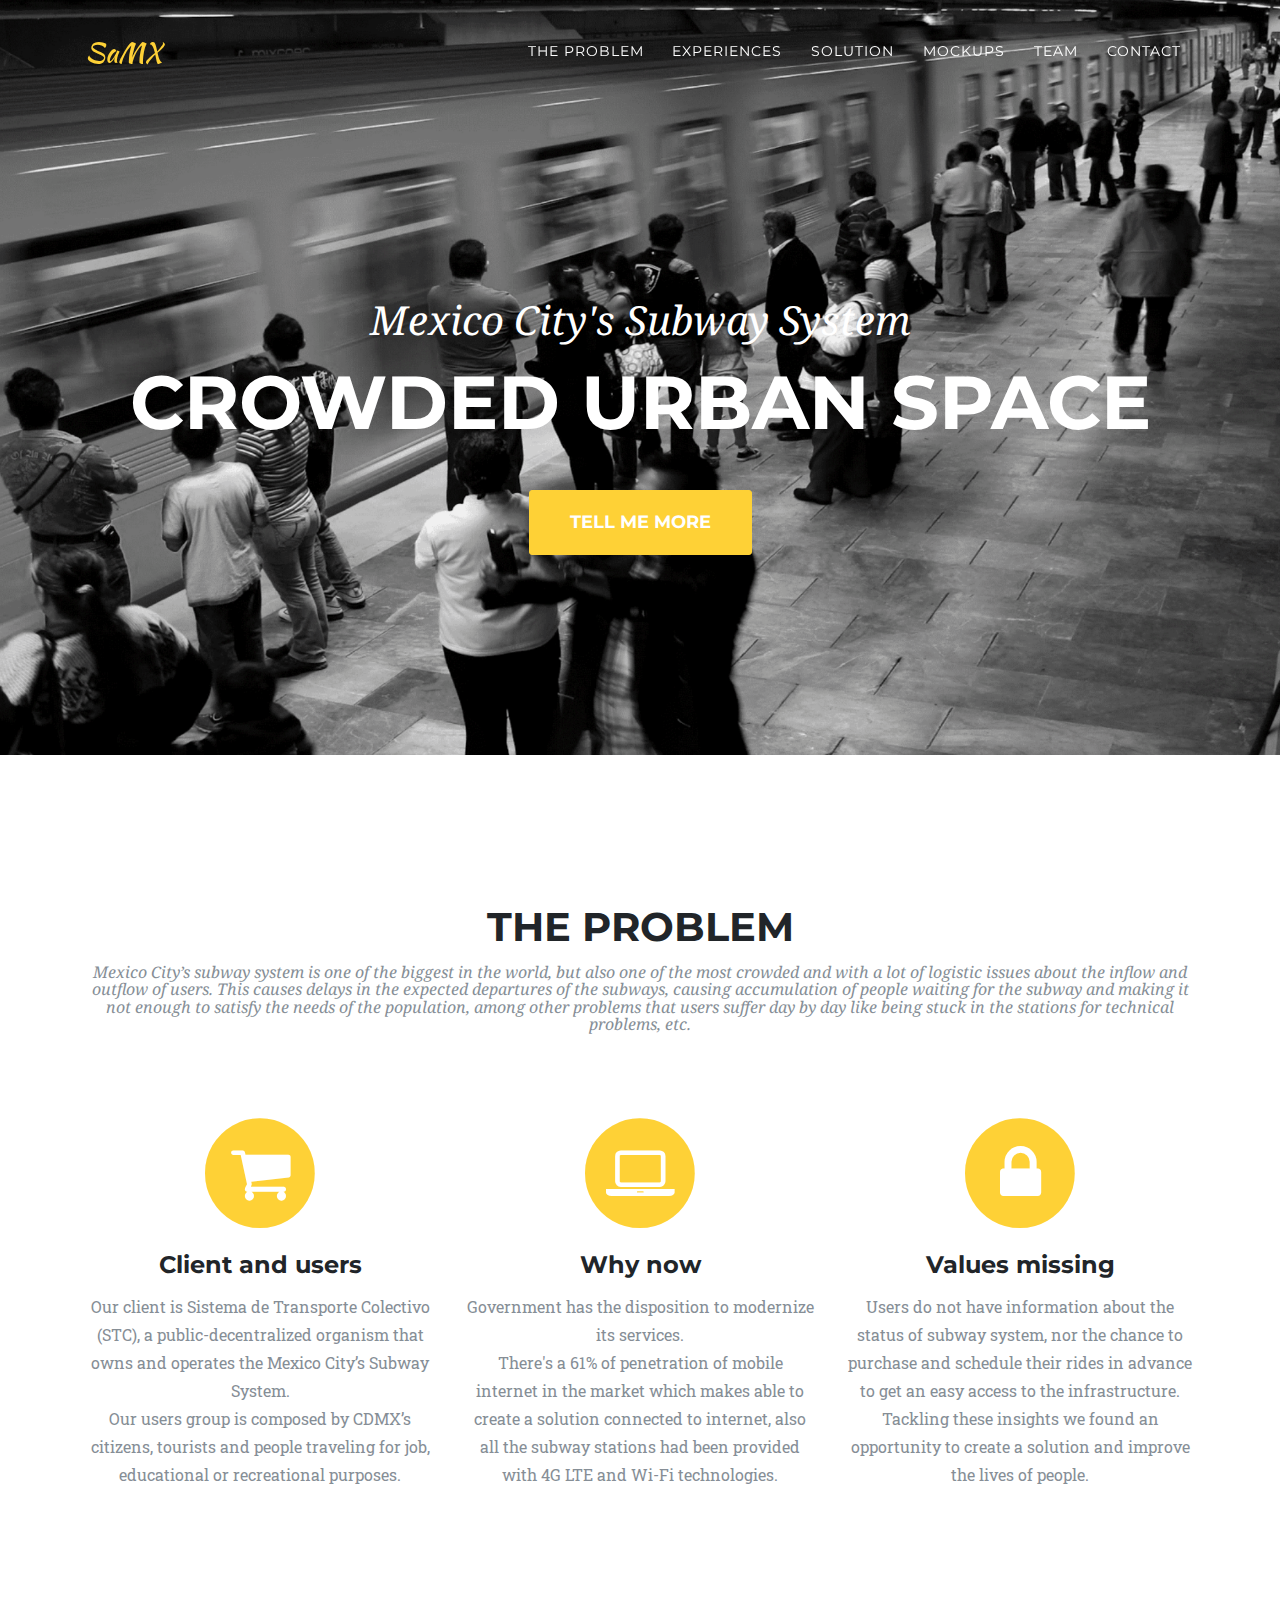
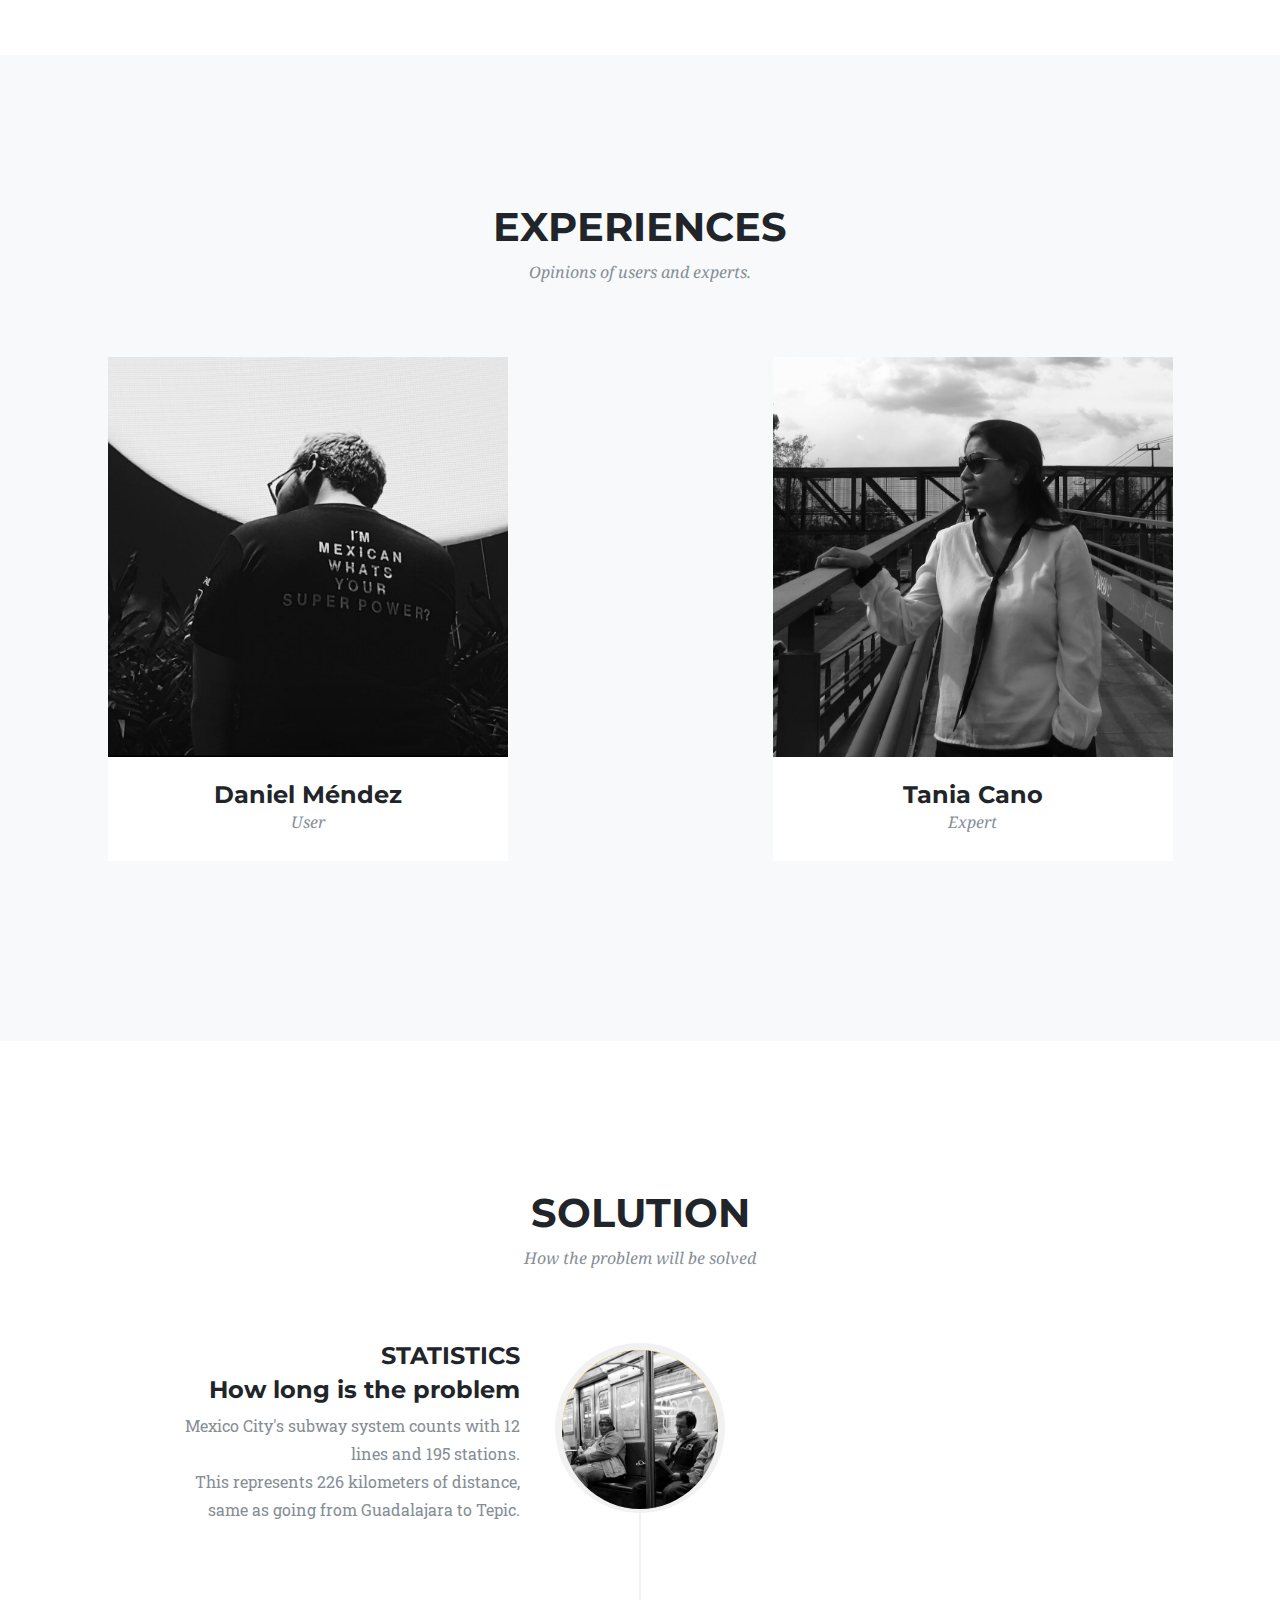
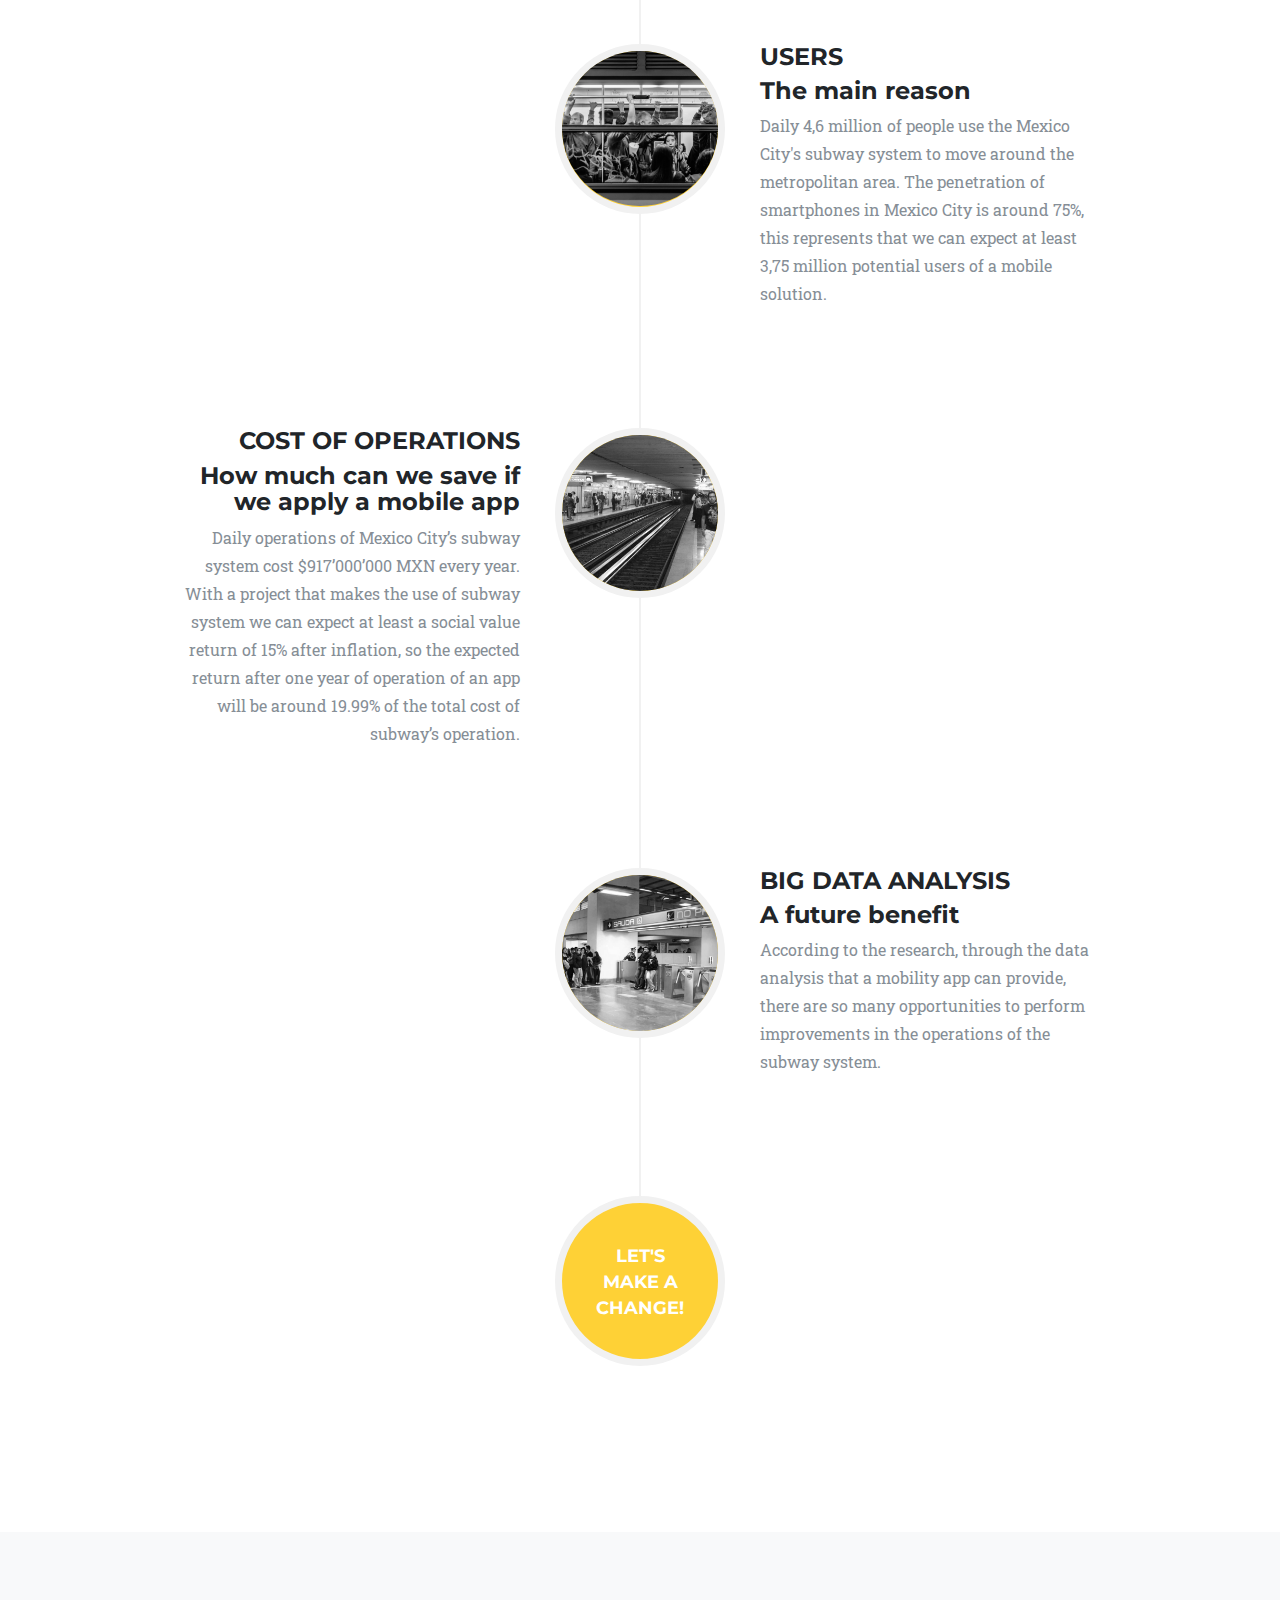
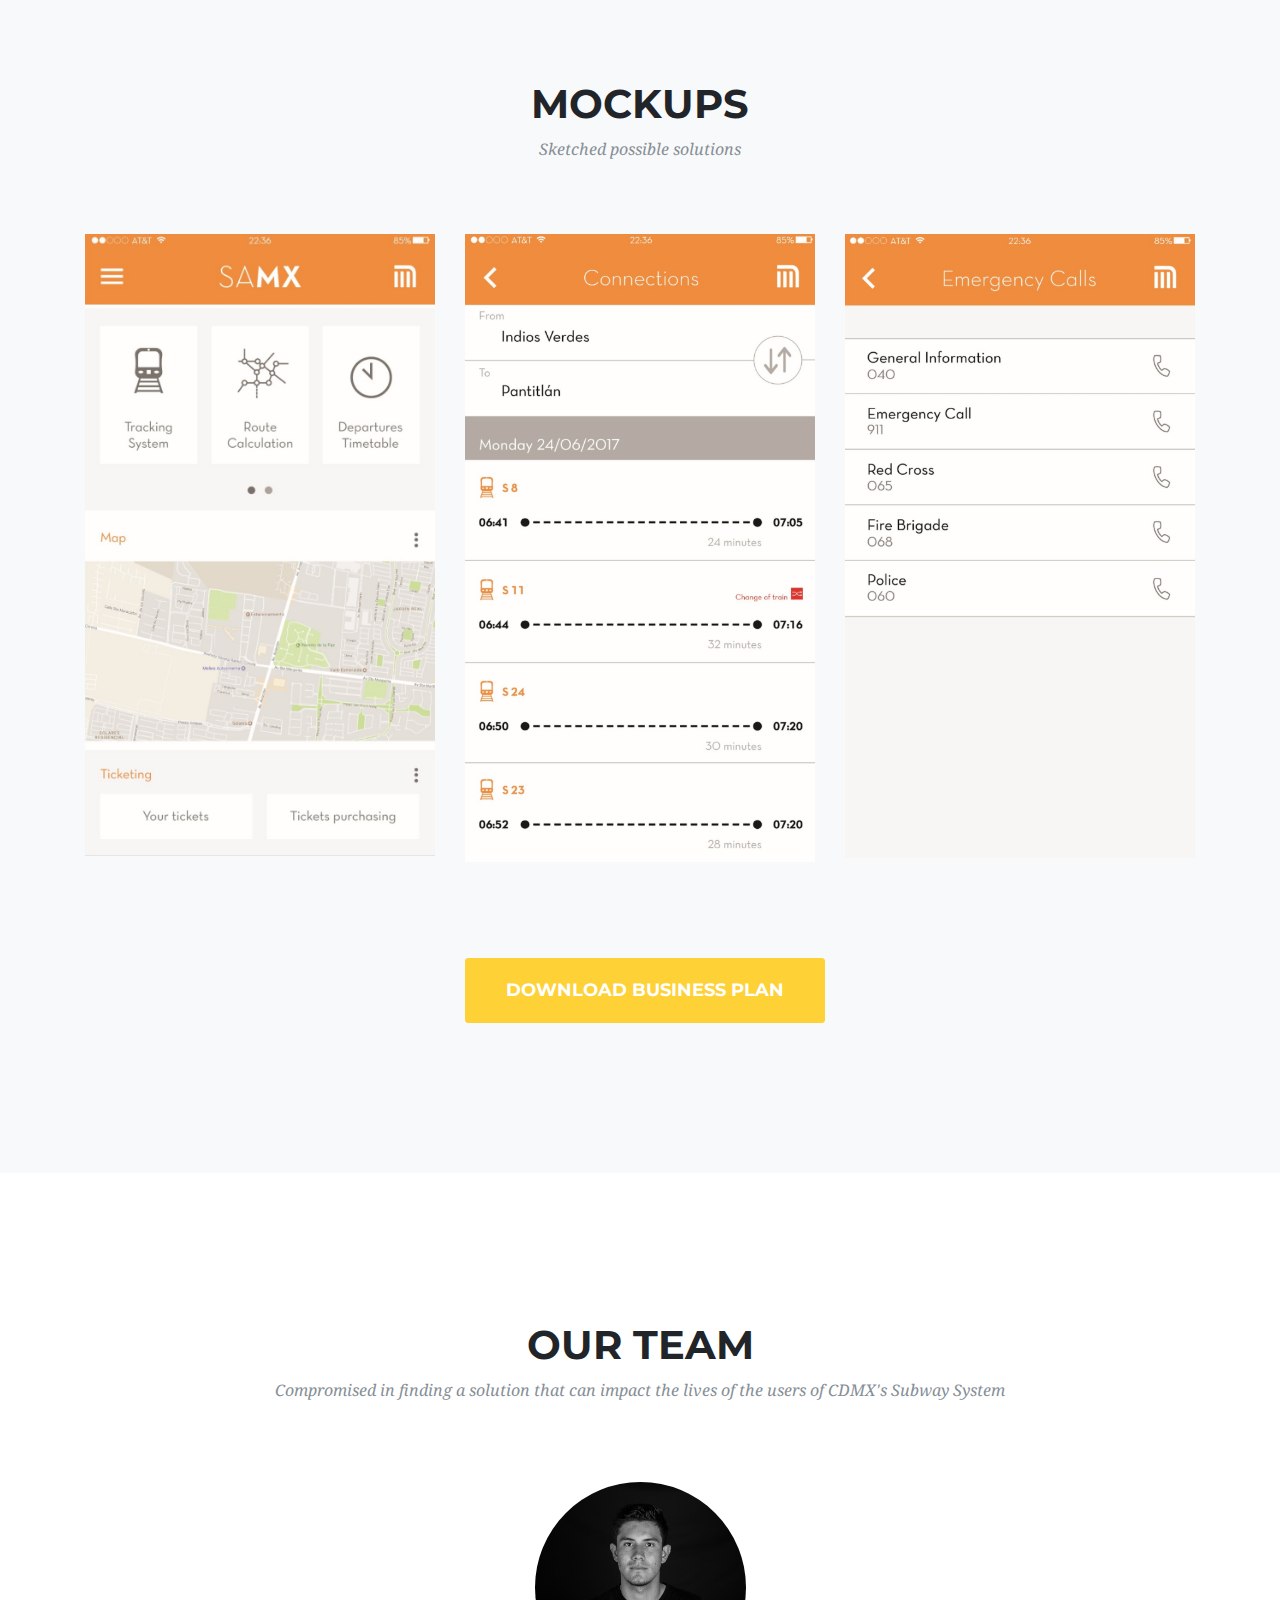
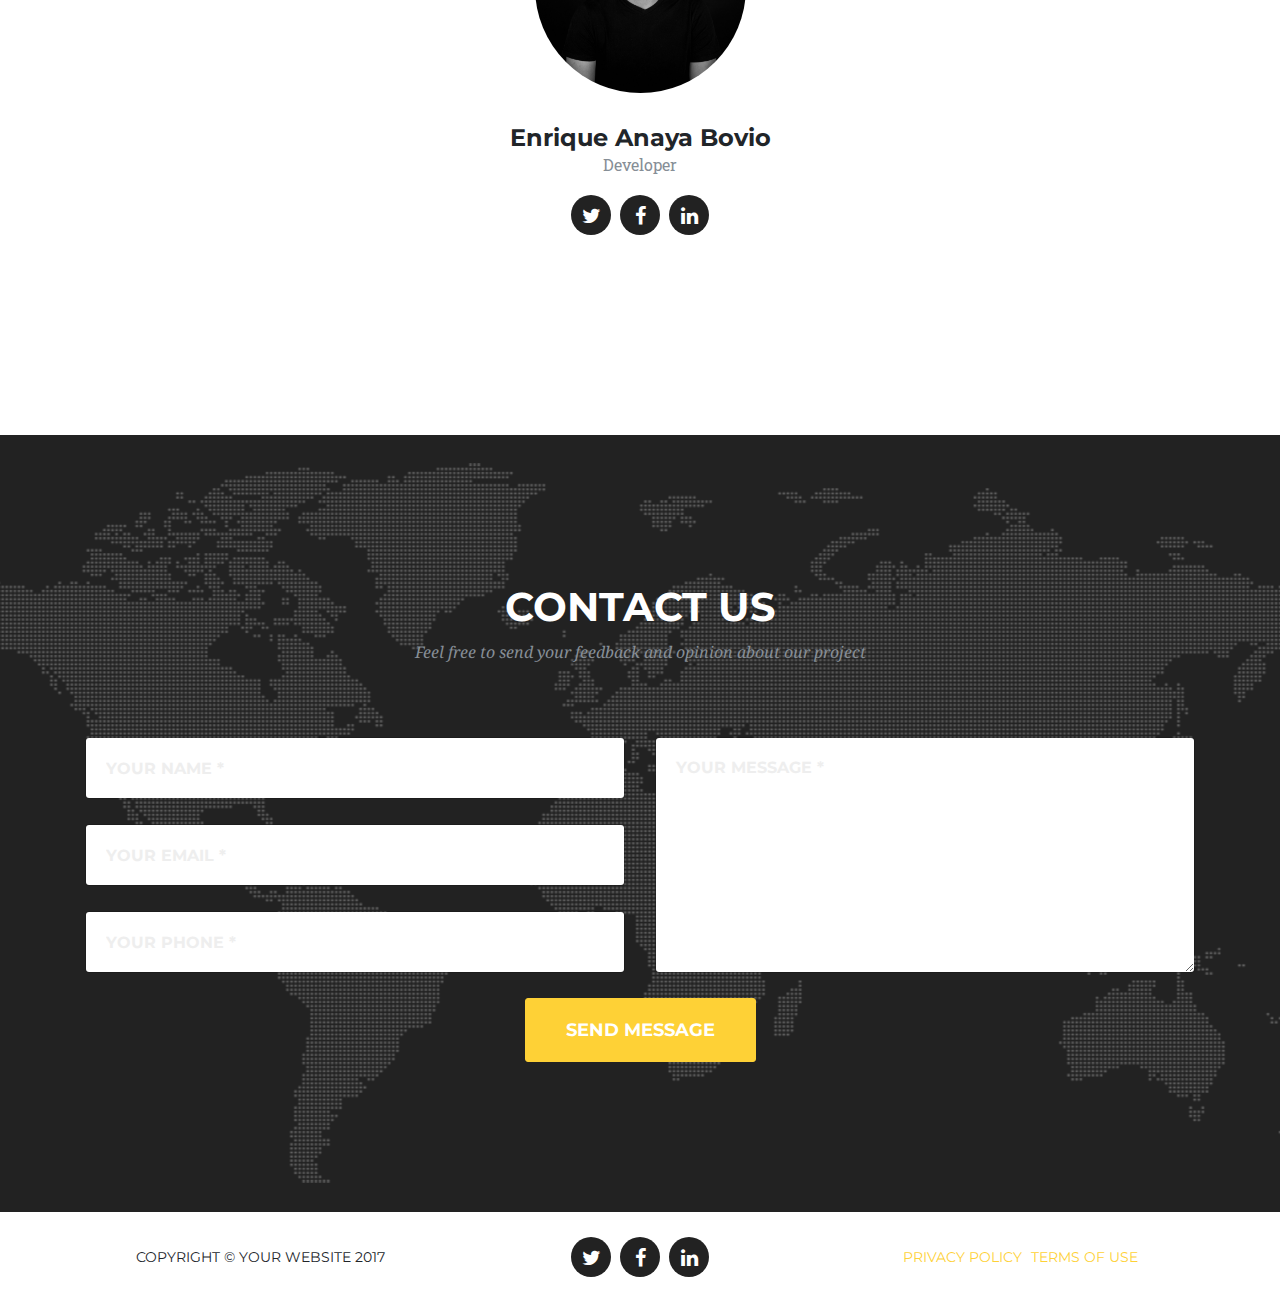
<file: index.html>
<!DOCTYPE html>
<html lang="en">

  <head>

    <meta charset="utf-8">
    <meta name="viewport" content="width=device-width, initial-scale=1, shrink-to-fit=no">
    <meta name="description" content="">
    <meta name="author" content="">

    <title>SaMX</title>

    <!-- Bootstrap core CSS -->
    <link href="vendor/bootstrap/css/bootstrap.min.css" rel="stylesheet">

    <!-- Custom fonts for this template -->
    <link href="vendor/font-awesome/css/font-awesome.min.css" rel="stylesheet" type="text/css">
    <link href="https://fonts.googleapis.com/css?family=Montserrat:400,700" rel="stylesheet" type="text/css">
    <link href='https://fonts.googleapis.com/css?family=Kaushan+Script' rel='stylesheet' type='text/css'>
    <link href='https://fonts.googleapis.com/css?family=Droid+Serif:400,700,400italic,700italic' rel='stylesheet' type='text/css'>
    <link href='https://fonts.googleapis.com/css?family=Roboto+Slab:400,100,300,700' rel='stylesheet' type='text/css'>

    <!-- Custom styles for this template -->
    <link href="css/agency.min.css" rel="stylesheet">

  </head>

  <body id="page-top">

    <!-- Navigation -->
    <nav class="navbar navbar-expand-lg navbar-dark fixed-top" id="mainNav">
      <div class="container">
        <a class="navbar-brand js-scroll-trigger" href="#page-top">SaMX</a>
        <button class="navbar-toggler navbar-toggler-right" type="button" data-toggle="collapse" data-target="#navbarResponsive" aria-controls="navbarResponsive" aria-expanded="false" aria-label="Toggle navigation">
          Menu
          <i class="fa fa-bars"></i>
        </button>
        <div class="collapse navbar-collapse" id="navbarResponsive">
          <ul class="navbar-nav ml-auto">
            <li class="nav-item">
              <a class="nav-link js-scroll-trigger" href="#services">The Problem</a>
            </li>
            <li class="nav-item">
              <a class="nav-link js-scroll-trigger" href="#portfolio">Experiences</a>
            </li>
            <li class="nav-item">
              <a class="nav-link js-scroll-trigger" href="#about">Solution</a>
            </li>
            <li class="nav-item">
              <a class="nav-link js-scroll-trigger" href="#mockups">Mockups</a>
            </li>
            <li class="nav-item">
              <a class="nav-link js-scroll-trigger" href="#team">Team</a>
            </li>
            <li class="nav-item">
              <a class="nav-link js-scroll-trigger" href="#contact">Contact</a>
            </li>
          </ul>
        </div>
      </div>
    </nav>

    <!-- Header -->
    <header class="masthead">
      <div class="container">
        <div class="intro-text">
          <div class="intro-lead-in">Mexico City's Subway System</div>
          <div class="intro-heading">Crowded urban space</div>
          <a class="btn btn-xl js-scroll-trigger" href="#services">Tell Me More</a>
        </div>
      </div>
    </header>

    <!-- Services -->
    <section id="services">
      <div class="container">
        <div class="row">
          <div class="col-lg-12 text-center">
            <h2 class="section-heading">The problem</h2>
            <h3 class="section-subheading text-muted">Mexico City’s subway system is one of the biggest in the world, but also one of the most crowded and with a lot of logistic issues about the inflow and outflow of users. This causes delays in the expected departures of the subways, causing accumulation of people waiting for the subway and making it not enough to satisfy the needs of the population, among other problems that users suffer day by day like being stuck in the stations for technical problems, etc. </h3>
          </div>
        </div>
        <div class="row text-center">
          <div class="col-md-4">
            <span class="fa-stack fa-4x">
              <i class="fa fa-circle fa-stack-2x text-primary"></i>
              <i class="fa fa-shopping-cart fa-stack-1x fa-inverse"></i>
            </span>
            <h4 class="service-heading">Client and users</h4>
            <p class="text-muted">Our client is Sistema de Transporte Colectivo (STC), a public-decentralized organism that owns and operates the Mexico City’s Subway System.
            <br>Our users group is composed by CDMX’s citizens, tourists and people traveling for job, educational or recreational purposes.</br> </p>
          </div>
          <div class="col-md-4">
            <span class="fa-stack fa-4x">
              <i class="fa fa-circle fa-stack-2x text-primary"></i>
              <i class="fa fa-laptop fa-stack-1x fa-inverse"></i>
            </span>
            <h4 class="service-heading">Why now</h4>
            <p class="text-muted">Government has the disposition to modernize its services.
              <br> There's a 61% of penetration of mobile internet in the market which makes able to create a solution connected to internet, also all the subway stations had been provided with 4G LTE and Wi-Fi technologies.
            </p>
          </div>
          <div class="col-md-4">
            <span class="fa-stack fa-4x">
              <i class="fa fa-circle fa-stack-2x text-primary"></i>
              <i class="fa fa-lock fa-stack-1x fa-inverse"></i>
            </span>
            <h4 class="service-heading">Values missing</h4>
            <p class="text-muted">Users do not have information about the status of subway system, nor the chance to purchase and schedule their rides in advance to get an easy access to the infrastructure.
              <br> Tackling these insights we found an opportunity to create a solution and improve the lives of people.</br></p>
          </div>
        </div>
      </div>
    </section>

    <!-- Portfolio Grid -->
    <section class="bg-light" id="portfolio">
      <div class="container">
        <div class="row">
          <div class="col-lg-12 text-center">
            <h2 class="section-heading">Experiences</h2>
            <h3 class="section-subheading text-muted">Opinions of users and experts.</h3>
          </div>
        </div>
        <div class="row">
          <div class="col-md-5 col-sm-7 portfolio-item">
            <a class="portfolio-link" data-toggle="modal" href="#portfolioModal1">
              <div class="portfolio-hover">
                <div class="portfolio-hover-content">
                  <i class="fa fa-plus fa-3x"></i>
                </div>
              </div>
              <img class="img-fluid" src="img/portfolio/dani.jpg" alt="">
            </a>
            <div class="portfolio-caption">
              <h4>Daniel Méndez</h4>
              <p class="text-muted">User</p>
            </div>
          </div>
          <div class="col-md-2 col-sm-4 portfolio-item">  </div>
          <div class="col-md-5 col-sm-7 portfolio-item">
            <a class="portfolio-link" data-toggle="modal" href="#portfolioModal3">
              <div class="portfolio-hover">
                <div class="portfolio-hover-content">
                  <i class="fa fa-plus fa-3x"></i>
                </div>
              </div>
              <img class="img-fluid" src="img/portfolio/tania.jpg" alt="">
            </a>
            <div class="portfolio-caption">
              <h4>Tania Cano</h4>
              <p class="text-muted">Expert</p>
            </div>
          </div>
          </div>
        </div>
      </div>
    </section>

    <!-- About -->
    <section id="about">
      <div class="container">
        <div class="row">
          <div class="col-lg-12 text-center">
            <h2 class="section-heading">Solution</h2>
            <h3 class="section-subheading text-muted">How the problem will be solved</h3>
          </div>
        </div>
        <div class="row">
          <div class="col-lg-12">
            <ul class="timeline">
              <li>
                <div class="timeline-image">
                  <img class="rounded-circle img-fluid" src="img/about/1.jpg" alt="">
                </div>
                <div class="timeline-panel">
                  <div class="timeline-heading">
                    <h4>Statistics</h4>
                    <h4 class="subheading">How long is the problem</h4>
                  </div>
                  <div class="timeline-body">
                    <p class="text-muted">Mexico City's subway system counts with 12 lines and 195 stations.
                    <br>This represents 226 kilometers of distance, same as going from Guadalajara to Tepic.</br></p>
                  </div>
                </div>
              </li>
              <li class="timeline-inverted">
                <div class="timeline-image">
                  <img class="rounded-circle img-fluid" src="img/about/2.jpg" alt="">
                </div>
                <div class="timeline-panel">
                  <div class="timeline-heading">
                    <h4>Users</h4>
                    <h4 class="subheading">The main reason</h4>
                  </div>
                  <div class="timeline-body">
                    <p class="text-muted">Daily 4,6 million of people use the Mexico City's subway system to move around the metropolitan area. The penetration of smartphones in Mexico City is around 75%, this represents that we can expect at least 3,75 million potential users of a mobile solution.</p>
                  </div>
                </div>
              </li>
              <li>
                <div class="timeline-image">
                  <img class="rounded-circle img-fluid" src="img/about/3.jpg" alt="">
                </div>
                <div class="timeline-panel">
                  <div class="timeline-heading">
                    <h4>Cost of operations</h4>
                    <h4 class="subheading">How much can we save if we apply a mobile app</h4>
                  </div>
                  <div class="timeline-body">
                    <p class="text-muted">Daily operations of Mexico City’s subway system cost $917’000’000 MXN every year. With a project that makes the use of subway system we can expect at least a social value return of 15% after inflation, so the expected return after one year of operation of an app will be around 19.99% of the total cost of subway’s operation.</p>
                  </div>
                </div>
              </li>
              <li class="timeline-inverted">
                <div class="timeline-image">
                  <img class="rounded-circle img-fluid" src="img/about/4.jpg" alt="">
                </div>
                <div class="timeline-panel">
                  <div class="timeline-heading">
                    <h4>Big data analysis</h4>
                    <h4 class="subheading">A future benefit</h4>
                  </div>
                  <div class="timeline-body">
                    <p class="text-muted">According to the research, through the data analysis that a mobility app can provide, there are so many opportunities to perform improvements in the operations of the subway system.</p>
                  </div>
                </div>
              </li>
              <li class="timeline-inverted">
                <div class="timeline-image">
                  <h4>Let's
                    <br>make a
                    <br>Change!</h4>
                </div>
              </li>
            </ul>
          </div>
        </div>
      </div>
    </section>

    <!-- Mockups -->
    <section class="bg-light" id="mockups">
      <div class="container">
        <div class="row">
          <div class="col-lg-12 text-center">
            <h2 class="section-heading">Mockups</h2>
            <h3 class="section-subheading text-muted">Sketched possible solutions</h3>
          </div>
        </div>
        <div class="row">
          <div class="col-md-4 col-sm-6 portfolio-item">
              <img class="img-fluid" src="img/portfolio/mock1.jpg" alt="">
          </div>
          <div class="col-md-4 col-sm-6 portfolio-item">
              <img class="img-fluid" src="img/portfolio/mock2.jpg" alt="">
          </div>
          <div class="col-md-4 col-sm-6 portfolio-item">
              <img class="img-fluid" src="img/portfolio/mock3.jpg" alt="">
          </div>
          <div class="col-md-4 col-sm-6 portfolio-item">
          </div>
          <div class="col-md-4 col-sm-6 portfolio-item">
            <br></br>
            <br></br>
              <a class="btn btn-xl"  href="ebovio.github.io/pdfs/SaMX.pdf" download="SaMX.pdf"><center>Download business plan</center></a>
          </div>
          <div class="col-md-4 col-sm-6 portfolio-item">
          </div>
          </div>
        </div>
      </div>
    </section>

    <!-- Team -->
    <section id="team">
      <div class="container">
        <div class="row">
          <div class="col-lg-12 text-center">
            <h2 class="section-heading">Our Team</h2>
            <h3 class="section-subheading text-muted">Compromised in finding a solution that can impact the lives of the users of CDMX's Subway System</h3>
          </div>
        </div>
        <div class="row">
          <div class="col-sm-4">
          </div>
          <div class="col-sm-4">
            <div class="team-member">
              <img class="mx-auto rounded-circle" src="img/team/2.jpg" alt="">
              <h4>Enrique Anaya Bovio</h4>
              <p class="text-muted">Developer</p>
              <ul class="list-inline social-buttons">
                <li class="list-inline-item">
                  <a href="#">
                    <i class="fa fa-twitter"></i>
                  </a>
                </li>
                <li class="list-inline-item">
                  <a href="#">
                    <i class="fa fa-facebook"></i>
                  </a>
                </li>
                <li class="list-inline-item">
                  <a href="#">
                    <i class="fa fa-linkedin"></i>
                  </a>
                </li>
              </ul>
            </div>
          </div>
          <div class="col-sm-4">
          </div>
        </div>
        <div class="row">
        </div>
      </div>
    </section>


    <!-- Contact -->
    <section id="contact">
      <div class="container">
        <div class="row">
          <div class="col-lg-12 text-center">
            <h2 class="section-heading">Contact Us</h2>
            <h3 class="section-subheading text-muted">Feel free to send your feedback and opinion about our project</h3>
          </div>
        </div>
        <div class="row">
          <div class="col-lg-12">
            <form id="contactForm" name="sentMessage" novalidate>
              <div class="row">
                <div class="col-md-6">
                  <div class="form-group">
                    <input class="form-control" id="name" type="text" placeholder="Your Name *" required data-validation-required-message="Please enter your name.">
                    <p class="help-block text-danger"></p>
                  </div>
                  <div class="form-group">
                    <input class="form-control" id="email" type="email" placeholder="Your Email *" required data-validation-required-message="Please enter your email address.">
                    <p class="help-block text-danger"></p>
                  </div>
                  <div class="form-group">
                    <input class="form-control" id="phone" type="tel" placeholder="Your Phone *" required data-validation-required-message="Please enter your phone number.">
                    <p class="help-block text-danger"></p>
                  </div>
                </div>
                <div class="col-md-6">
                  <div class="form-group">
                    <textarea class="form-control" id="message" placeholder="Your Message *" required data-validation-required-message="Please enter a message."></textarea>
                    <p class="help-block text-danger"></p>
                  </div>
                </div>
                <div class="clearfix"></div>
                <div class="col-lg-12 text-center">
                  <div id="success"></div>
                  <button id="sendMessageButton" class="btn btn-xl" type="submit">Send Message</button>
                </div>
              </div>
            </form>
          </div>
        </div>
      </div>
    </section>

    <!-- Footer -->
    <footer>
      <div class="container">
        <div class="row">
          <div class="col-md-4">
            <span class="copyright">Copyright &copy; Your Website 2017</span>
          </div>
          <div class="col-md-4">
            <ul class="list-inline social-buttons">
              <li class="list-inline-item">
                <a href="#">
                  <i class="fa fa-twitter"></i>
                </a>
              </li>
              <li class="list-inline-item">
                <a href="#">
                  <i class="fa fa-facebook"></i>
                </a>
              </li>
              <li class="list-inline-item">
                <a href="#">
                  <i class="fa fa-linkedin"></i>
                </a>
              </li>
            </ul>
          </div>
          <div class="col-md-4">
            <ul class="list-inline quicklinks">
              <li class="list-inline-item">
                <a href="#">Privacy Policy</a>
              </li>
              <li class="list-inline-item">
                <a href="#">Terms of Use</a>
              </li>
            </ul>
          </div>
        </div>
      </div>
    </footer>

    <!-- Portfolio Modals -->

    <!-- Modal 1 -->
    <div class="portfolio-modal modal fade" id="portfolioModal1" tabindex="-1" role="dialog" width="550" height="750">
      <div class="modal-dialog">
        <div class="modal-content">
          <div class="close-modal" data-dismiss="modal">
            <div class="lr">
              <div class="rl"></div>
            </div>
          </div>
          <div class="container">
            <div class="row">
              <div class="col-lg-8 mx-auto">
                <div class="modal-body">
                  <!-- Project Details Go Here -->
                  <h2>Daniel Méndez</h2>
                  <p class="item-intro text-muted">Student</p>
                  <p>It is a fact that the metro is a very clear sign of corruption in our country. There have been increases in rates with the promise to improve facilities and service, but have remained only in promises that do not seem to have a near future to meet.
                    <br>On the contrary; The facilities and the service over time become unusable and do not cater to the number of people who use it. As an example, a route that normally takes 30 minutes in a peak hour can become a martyr of 2 hours (or more).
                    <br>The model we have is very good, but lack of maintenance and incorrect ways of operating system make the desired results unobtainable.</br>
                  </p>
                  <button class="btn btn-primary" data-dismiss="modal" type="button">
                    <i class="fa fa-times"></i>
                    Close</button>
                </div>
              </div>
            </div>
          </div>
        </div>
      </div>
    </div>

    <!-- Modal 3 -->
    <div class="portfolio-modal modal fade" id="portfolioModal3" tabindex="-1" role="dialog" aria-hidden="true">
      <div class="modal-dialog">
        <div class="modal-content">
          <div class="close-modal" data-dismiss="modal">
            <div class="lr">
              <div class="rl"></div>
            </div>
          </div>
          <div class="container">
            <div class="row">
              <div class="col-lg-8 mx-auto">
                <div class="modal-body">
                  <!-- Project Details Go Here -->
                  <h2>Tania Cano</h2>
                  <p class="item-intro text-muted">Architect</p>
                  <p>Mexico's city subway system was revolutionary in the past, having one of the largest metros in the world was a hope for the country. Mexico used to be compared with another big cities and the expectatives of growth were high, unfortunately the lack of maintance have kept the project stuck. <br> Compared to other metro systems like the swiss or the spanish, our metro system has no technology implementation.
                    <br>I believe the metro needs to change some of its practices and provide a trusting service to the users. It is very difficult to recommend to a visitor to try the traumatic experience of moving by the subway.</br>
                  </p>
                  <button class="btn btn-primary" data-dismiss="modal" type="button">
                    <i class="fa fa-times"></i>
                    Close</button>
                </div>
              </div>
            </div>
          </div>
        </div>
      </div>
    </div>



    <!-- Bootstrap core JavaScript -->
    <script src="vendor/jquery/jquery.min.js"></script>
    <script src="vendor/popper/popper.min.js"></script>
    <script src="vendor/bootstrap/js/bootstrap.min.js"></script>

    <!-- Plugin JavaScript -->
    <script src="vendor/jquery-easing/jquery.easing.min.js"></script>

    <!-- Contact form JavaScript -->
    <script src="js/jqBootstrapValidation.js"></script>
    <script src="js/contact_me.js"></script>

    <!-- Custom scripts for this template -->
    <script src="js/agency.min.js"></script>

  </body>

</html>
</file>
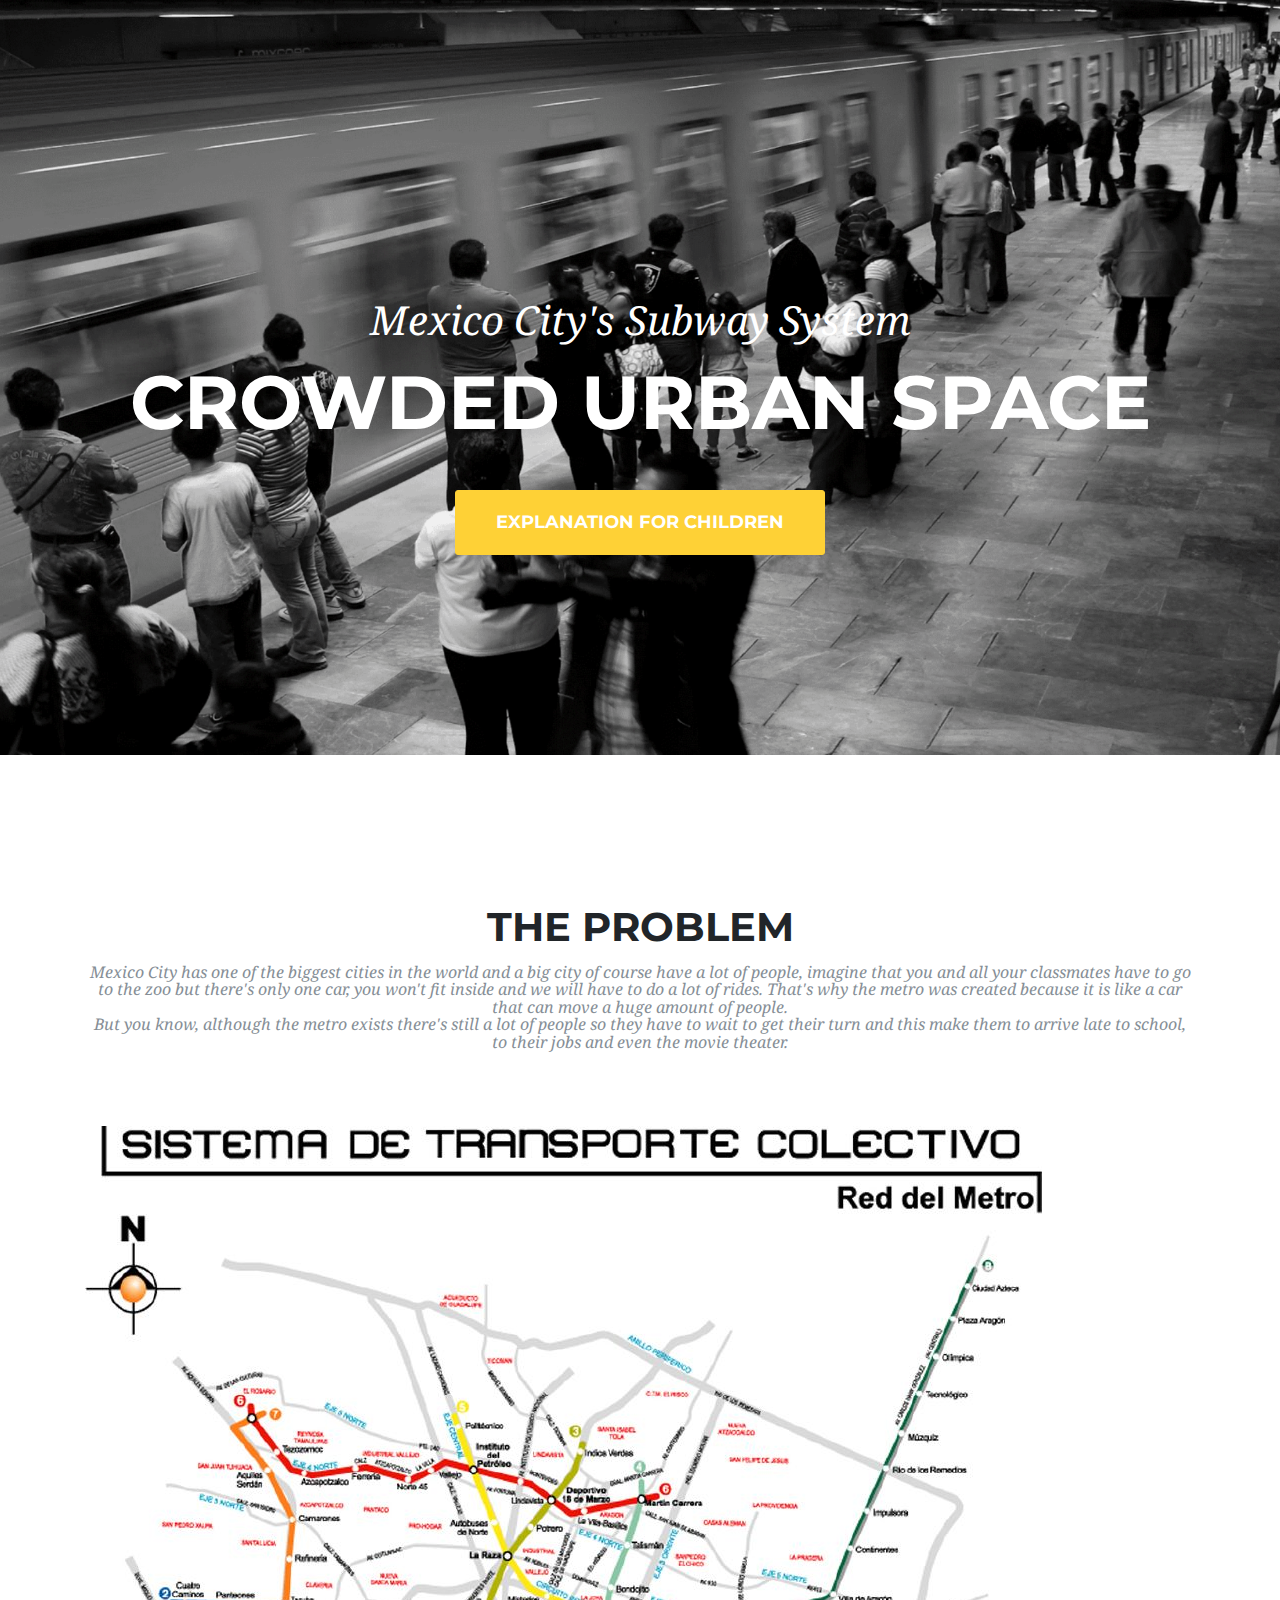
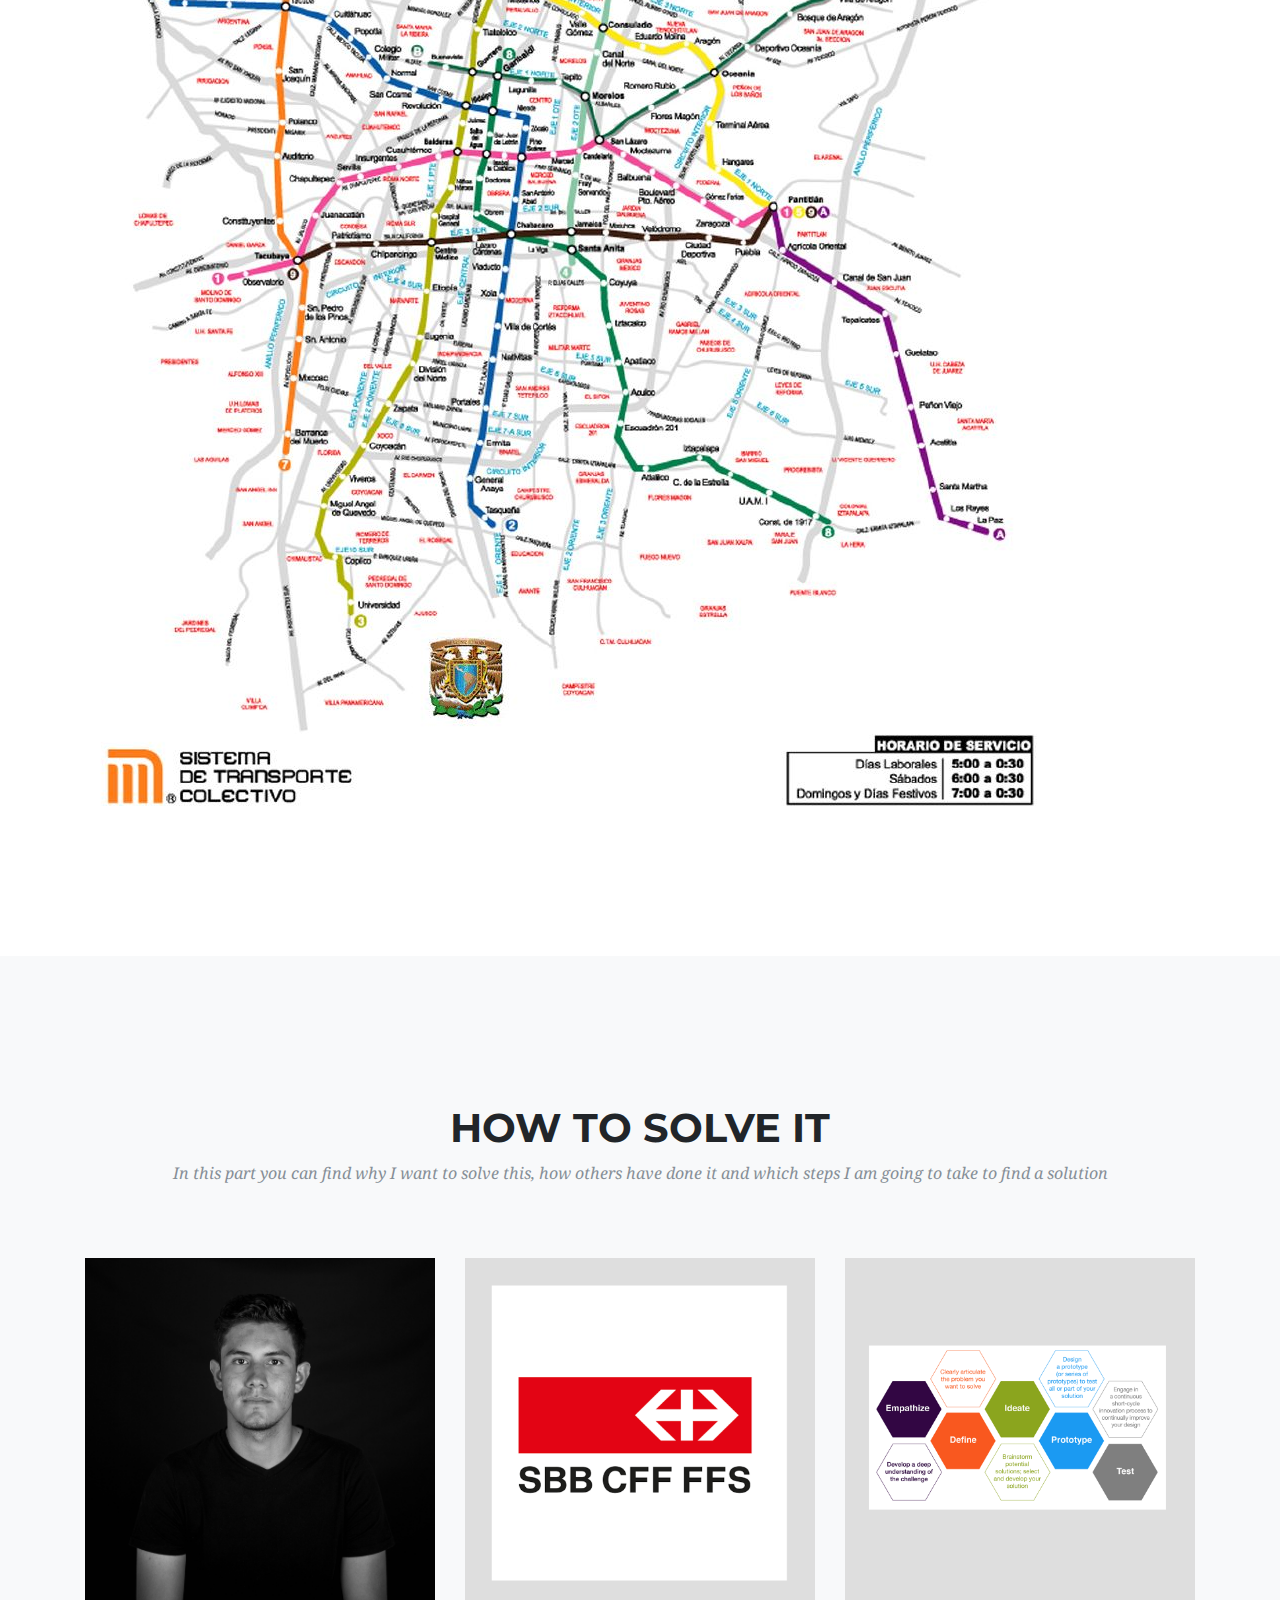
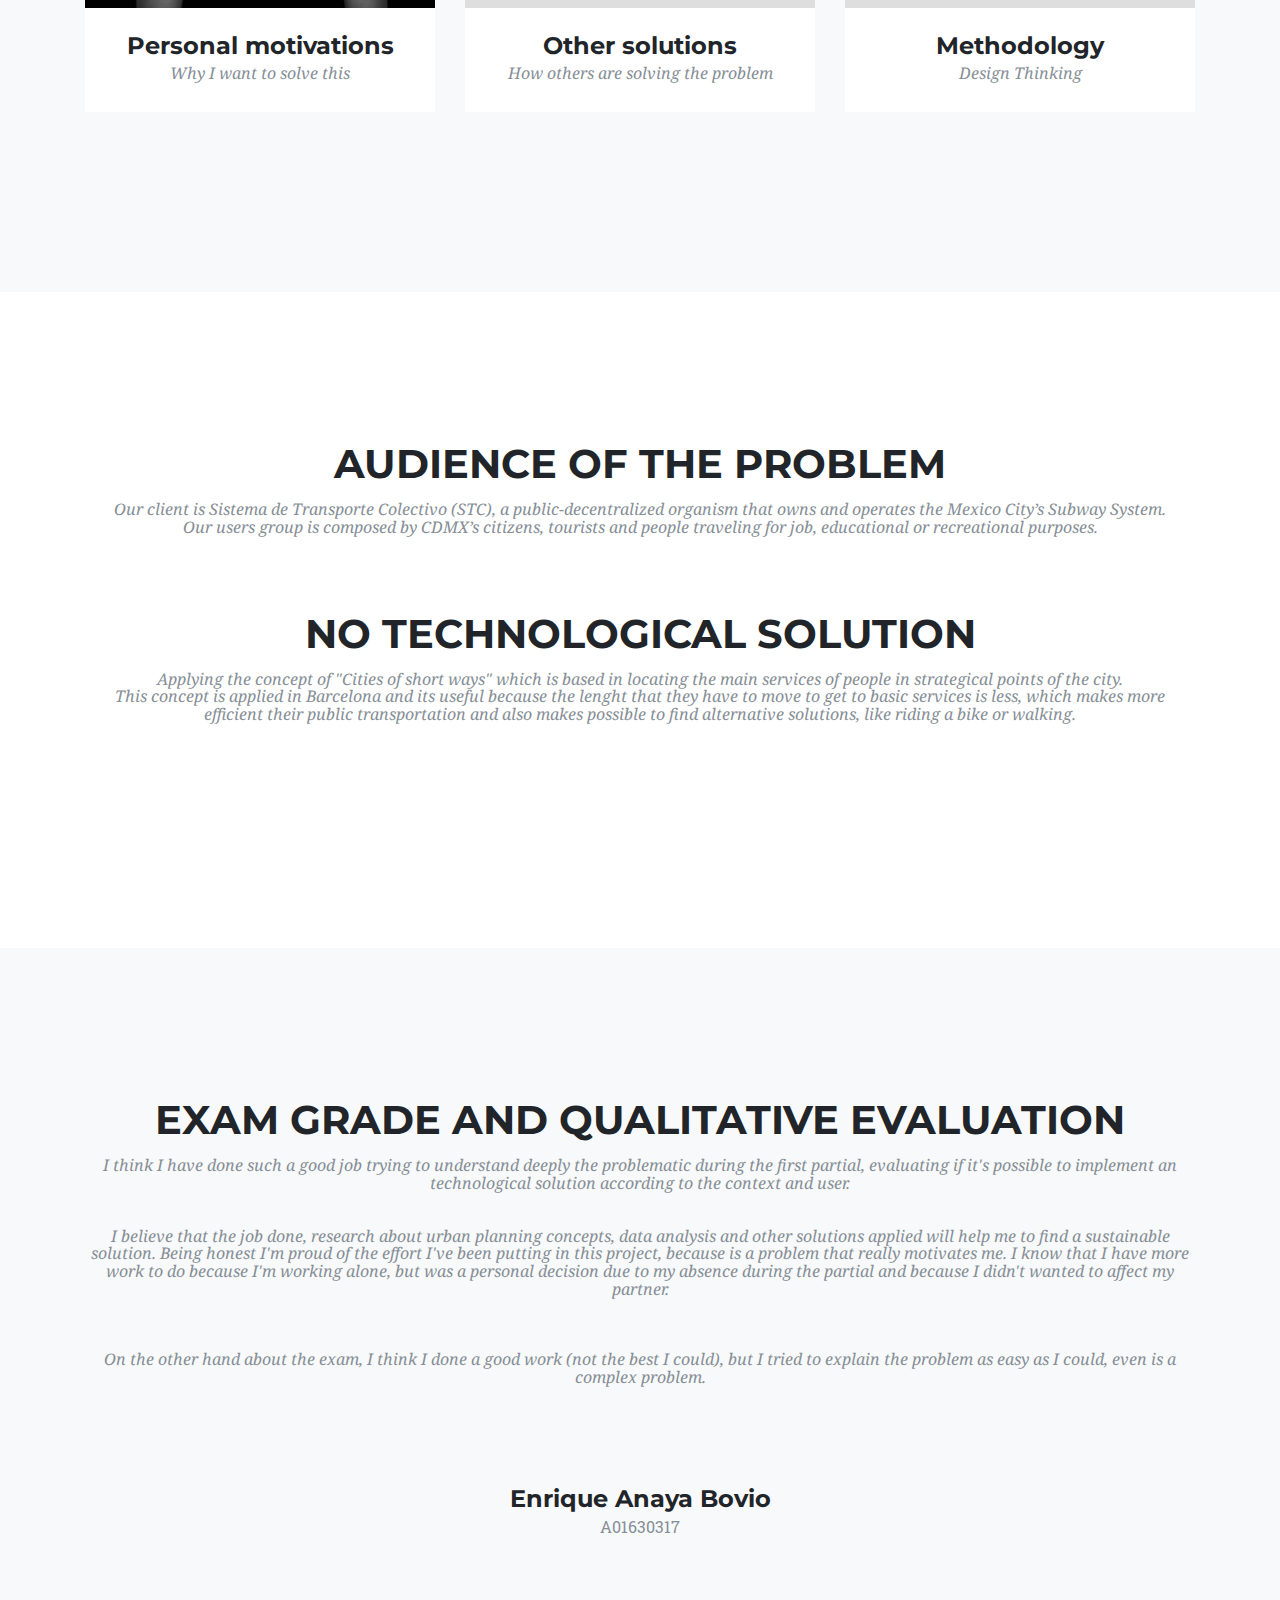
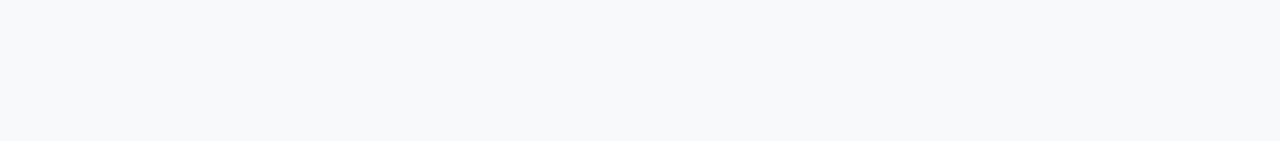
<file: examen1/index.html>
<!DOCTYPE html>
<html lang="en">

  <head>

    <meta charset="utf-8">
    <meta name="viewport" content="width=device-width, initial-scale=1, shrink-to-fit=no">
    <meta name="description" content="">
    <meta name="author" content="">

    <title>SaMX</title>

    <!-- Bootstrap core CSS -->
    <link href="vendor/bootstrap/css/bootstrap.min.css" rel="stylesheet">

    <!-- Custom fonts for this template -->
    <link href="vendor/font-awesome/css/font-awesome.min.css" rel="stylesheet" type="text/css">
    <link href="https://fonts.googleapis.com/css?family=Montserrat:400,700" rel="stylesheet" type="text/css">
    <link href='https://fonts.googleapis.com/css?family=Kaushan+Script' rel='stylesheet' type='text/css'>
    <link href='https://fonts.googleapis.com/css?family=Droid+Serif:400,700,400italic,700italic' rel='stylesheet' type='text/css'>
    <link href='https://fonts.googleapis.com/css?family=Roboto+Slab:400,100,300,700' rel='stylesheet' type='text/css'>

    <!-- Custom styles for this template -->
    <link href="css/agency.min.css" rel="stylesheet">

  </head>

  <body id="page-top">

    <!-- Header -->
    <header class="masthead">
      <div class="container">
        <div class="intro-text">
          <div class="intro-lead-in">Mexico City's Subway System</div>
          <div class="intro-heading">Crowded urban space</div>
          <a class="btn btn-xl js-scroll-trigger" href="#services">Explanation for children</a>
        </div>
      </div>
    </header>

    <!-- Services -->
    <section id="services">
      <div class="container">
        <div class="row">
          <div class="col-lg-12 text-center">
            <h2 class="section-heading">The problem</h2>
            <h3 class="section-subheading text-muted">Mexico City has one of the biggest cities in the world and a big city of course have a lot of people, imagine that you and all your classmates have to go to the zoo but there's only one car, you won't fit inside and we will have to do a lot of rides. That's why the metro was created because it is like a car that can move a huge amount of people.
            <br>But you know, although the metro exists there's still a lot of people so they have to wait to get their turn and this make them to arrive late to school, to their jobs and even the movie theater.</br></h3>
          </div>
        </div>
        <img class="img-fluid" src="img/portfolio/stc.jpg" alt="">
      </div>
    </section>

    <!-- Portfolio Grid -->
    <section class="bg-light" id="portfolio">
      <div class="container">
        <div class="row">
          <div class="col-lg-12 text-center">
            <h2 class="section-heading">How to solve it</h2>
            <h3 class="section-subheading text-muted">In this part you can find why I want to solve this, how others have done it and which steps I am going to take to find a solution</h3>
          </div>
        </div>
        <div class="row">
          <div class="col-md-4 col-sm-6 portfolio-item">
            <a class="portfolio-link" data-toggle="modal" href="#portfolioModal1">
              <div class="portfolio-hover">
                <div class="portfolio-hover-content">
                  <i class="fa fa-plus fa-3x"></i>
                </div>
              </div>
              <img class="img-fluid" src="img/portfolio/bus.gif" alt="">
            </a>
            <div class="portfolio-caption">
              <h4>Personal motivations</h4>
              <p class="text-muted">Why I want to solve this</p>
            </div>
          </div>
          <div class="col-md-4 col-sm-6 portfolio-item">
            <a class="portfolio-link" data-toggle="modal" href="#portfolioModal2">
              <div class="portfolio-hover">
                <div class="portfolio-hover-content">
                  <i class="fa fa-plus fa-3x"></i>
                </div>
              </div>
              <img class="img-fluid" src="img/portfolio/moovit.png" alt="">
            </a>
            <div class="portfolio-caption">
              <h4>Other solutions</h4>
              <p class="text-muted">How others are solving the problem </p>
            </div>
          </div>
          <div class="col-md-4 col-sm-6 portfolio-item">
            <a class="portfolio-link" data-toggle="modal" href="#portfolioModal3">
              <div class="portfolio-hover">
                <div class="portfolio-hover-content">
                  <i class="fa fa-plus fa-3x"></i>
                </div>
              </div>
              <img class="img-fluid" src="img/portfolio/sbb.png" alt="">
            </a>
            <div class="portfolio-caption">
              <h4>Methodology</h4>
              <p class="text-muted">Design Thinking</p>
            </div>
          </div>
          </div>
        </div>
      </div>
    </section>

    <!-- About -->
    <section id="services">
      <div class="container">
        <div class="row">
          <div class="col-lg-12 text-center">
            <h2 class="section-heading">Audience of the problem</h2>
            <h3 class="section-subheading text-muted">Our client is Sistema de Transporte Colectivo (STC), a public-decentralized organism that owns and operates the Mexico City’s Subway System.
            <br>Our users group is composed by CDMX’s citizens, tourists and people traveling for job, educational or recreational purposes.</h3>
            <h2 class="section-heading">No technological solution</h2>
            <h3 class="section-subheading text-muted"> Applying the concept of "Cities of short ways" which is based in locating the main services of people in strategical points of the city.
            <br>This concept is applied in Barcelona and its useful because the lenght that they have to move to get to basic services is less, which makes more efficient their public transportation and also makes possible to find alternative solutions, like riding a bike or walking.</h3>
          </div>
        </div>
      </div>
    </section>

    <!-- Team -->
    <section class="bg-light" id="team">
      <div class="container">
        <div class="row">
          <div class="col-lg-12 text-center">
            <h2 class="section-heading">Exam grade and qualitative evaluation</h2>
            <h3 class="section-subheading text-muted">I think I have done such a good job trying to understand deeply the problematic during the first partial, evaluating if it's possible to implement an technological solution according to the context and user.
            <br></br>
            <br>I believe that the job done, research about urban planning concepts, data analysis and other solutions applied will help me to find a sustainable solution. Being honest I'm proud of the effort I've been putting in this project, because is a problem that really motivates me. I know that I have more work to do because I'm working alone, but was a personal decision due to my absence during the partial and because I didn't wanted to affect my partner.</br>
            <br></br>
            <br>On the other hand about the exam, I think I done a good work (not the best I could), but I tried to explain the problem as easy as I could, even is a complex problem.</br>
          </h3>
          </div>
        </div>
        <div class="row">
          <div class="col-sm-4">
          </div>
          <div class="col-sm-4">
            <div class="team-member">
              <h4>Enrique Anaya Bovio</h4>
              <p class="text-muted">A01630317</p>
            </div>
          </div>
          <div class="col-sm-4">
          </div>
        </div>
        <div class="row">
        </div>
      </div>
    </section>



    <!-- Portfolio Modals -->

    <!-- Modal 1 -->
    <div class="portfolio-modal modal fade" id="portfolioModal1" tabindex="-1" role="dialog" aria-hidden="true">
      <div class="modal-dialog">
        <div class="modal-content">
          <div class="close-modal" data-dismiss="modal">
            <div class="lr">
              <div class="rl"></div>
            </div>
          </div>
          <div class="container">
            <div class="row">
              <div class="col-lg-8 mx-auto">
                <div class="modal-body">
                  <!-- Project Details Go Here -->
                  <h2>Enrique </h2>
                  <p class="item-intro text-muted">Personal motivations</p>
                  <p>Since I was studying srchitecture I've been really interested in urban planning and effienciency in public transportation.
                    <br>I feel compromised with my community to create a solution to challenging problematics, I believe in the power of creating sustainable and profitable solutions that can also impact the lives of the people and address their needs.</br>
                  </p>
                  <button class="btn btn-primary" data-dismiss="modal" type="button">
                    <i class="fa fa-times"></i>
                    Close</button>
                </div>
              </div>
            </div>
          </div>
        </div>
      </div>
    </div>

    <!-- Modal 2 -->
    <div class="portfolio-modal modal fade" id="portfolioModal2" tabindex="-1" role="dialog" aria-hidden="true">
      <div class="modal-dialog">
        <div class="modal-content">
          <div class="close-modal" data-dismiss="modal">
            <div class="lr">
              <div class="rl"></div>
            </div>
          </div>
          <div class="container">
            <div class="row">
              <div class="col-lg-8 mx-auto">
                <div class="modal-body">
                  <!-- Project Details Go Here -->
                  <h2>Bus Tracker</h2>
                  <p class="item-intro text-muted">Chicago, Illinois</p>
                  <p>Chicago Transit Authority use GPS dispositives to inform about the real time location of the buses, providing also the estimated time in which the bus will arrive to the nearest bus stop.</p>
                  <h2>moovit</h2>
                  <p class="item-intro text-muted">Mobile app</p>
                  <p>moovit is used in 77 countries around the world, counts with a mapping service, departures and arrivals times. This app can be used to plan your rides. </p>
                  <h2>SBB CFF FFS</h2>
                  <p class="item-intro text-muted">Switzerland</p>
                  <p>Schweizerische Bundesbahnen is the swiss company of trains, they offer services to buy tickets online, timetables and the opportunity to buy your tickets in advance to manage your trips. </p>
                  <button class="btn btn-primary" data-dismiss="modal" type="button">
                    <i class="fa fa-times"></i>
                    Close </button>
                </div>
              </div>
            </div>
          </div>
        </div>
      </div>
    </div>

    <!-- Modal 3 -->
    <div class="portfolio-modal modal fade" id="portfolioModal3" tabindex="-1" role="dialog" aria-hidden="true">
      <div class="modal-dialog">
        <div class="modal-content">
          <div class="close-modal" data-dismiss="modal">
            <div class="lr">
              <div class="rl"></div>
            </div>
          </div>
          <div class="container">
            <div class="row">
              <div class="col-lg-8 mx-auto">
                <div class="modal-body">
                  <!-- Project Details Go Here -->
                  <h2>Design thinking</h2>
                  <p class="item-intro text-muted">methodology</p>
                  <p>Design thinking utilizes elements from the designer's toolkit like empathy and experimentation to arrive at innovative solutions. By using design thinking, you make decisions based on what future customers really want instead of relying only on historical data or making risky bets based on instinct instead of evidence.
                  <br></br>
                  <br>“Design thinking is a human-centered approach to innovation that draws from the designer's toolkit to integrate the needs of people, the possibilities of technology, and the requirements for business success.” - Tim Brown</br></p>
                  <br>The methodology is iterative and follows five steps:</br>
                  <br>Empathize (to undestand the challenge). </br>
                  <br>Define (to articulate the problem you want to solve). </br>
                  <br>Ideate (to find potential solutions). </br>
                  <br>Prototype (to test your idea). </br>
                  <br>Test (to validate, correct and improve). </br>
                  <button class="btn btn-primary" data-dismiss="modal" type="button">
                    <i class="fa fa-times"></i>
                    Close</button>
                </div>
              </div>
            </div>
          </div>
        </div>
      </div>
    </div>



    <!-- Bootstrap core JavaScript -->
    <script src="vendor/jquery/jquery.min.js"></script>
    <script src="vendor/popper/popper.min.js"></script>
    <script src="vendor/bootstrap/js/bootstrap.min.js"></script>

    <!-- Plugin JavaScript -->
    <script src="vendor/jquery-easing/jquery.easing.min.js"></script>

    <!-- Contact form JavaScript -->
    <script src="js/jqBootstrapValidation.js"></script>
    <script src="js/contact_me.js"></script>

    <!-- Custom scripts for this template -->
    <script src="js/agency.min.js"></script>

  </body>

</html>
</file>
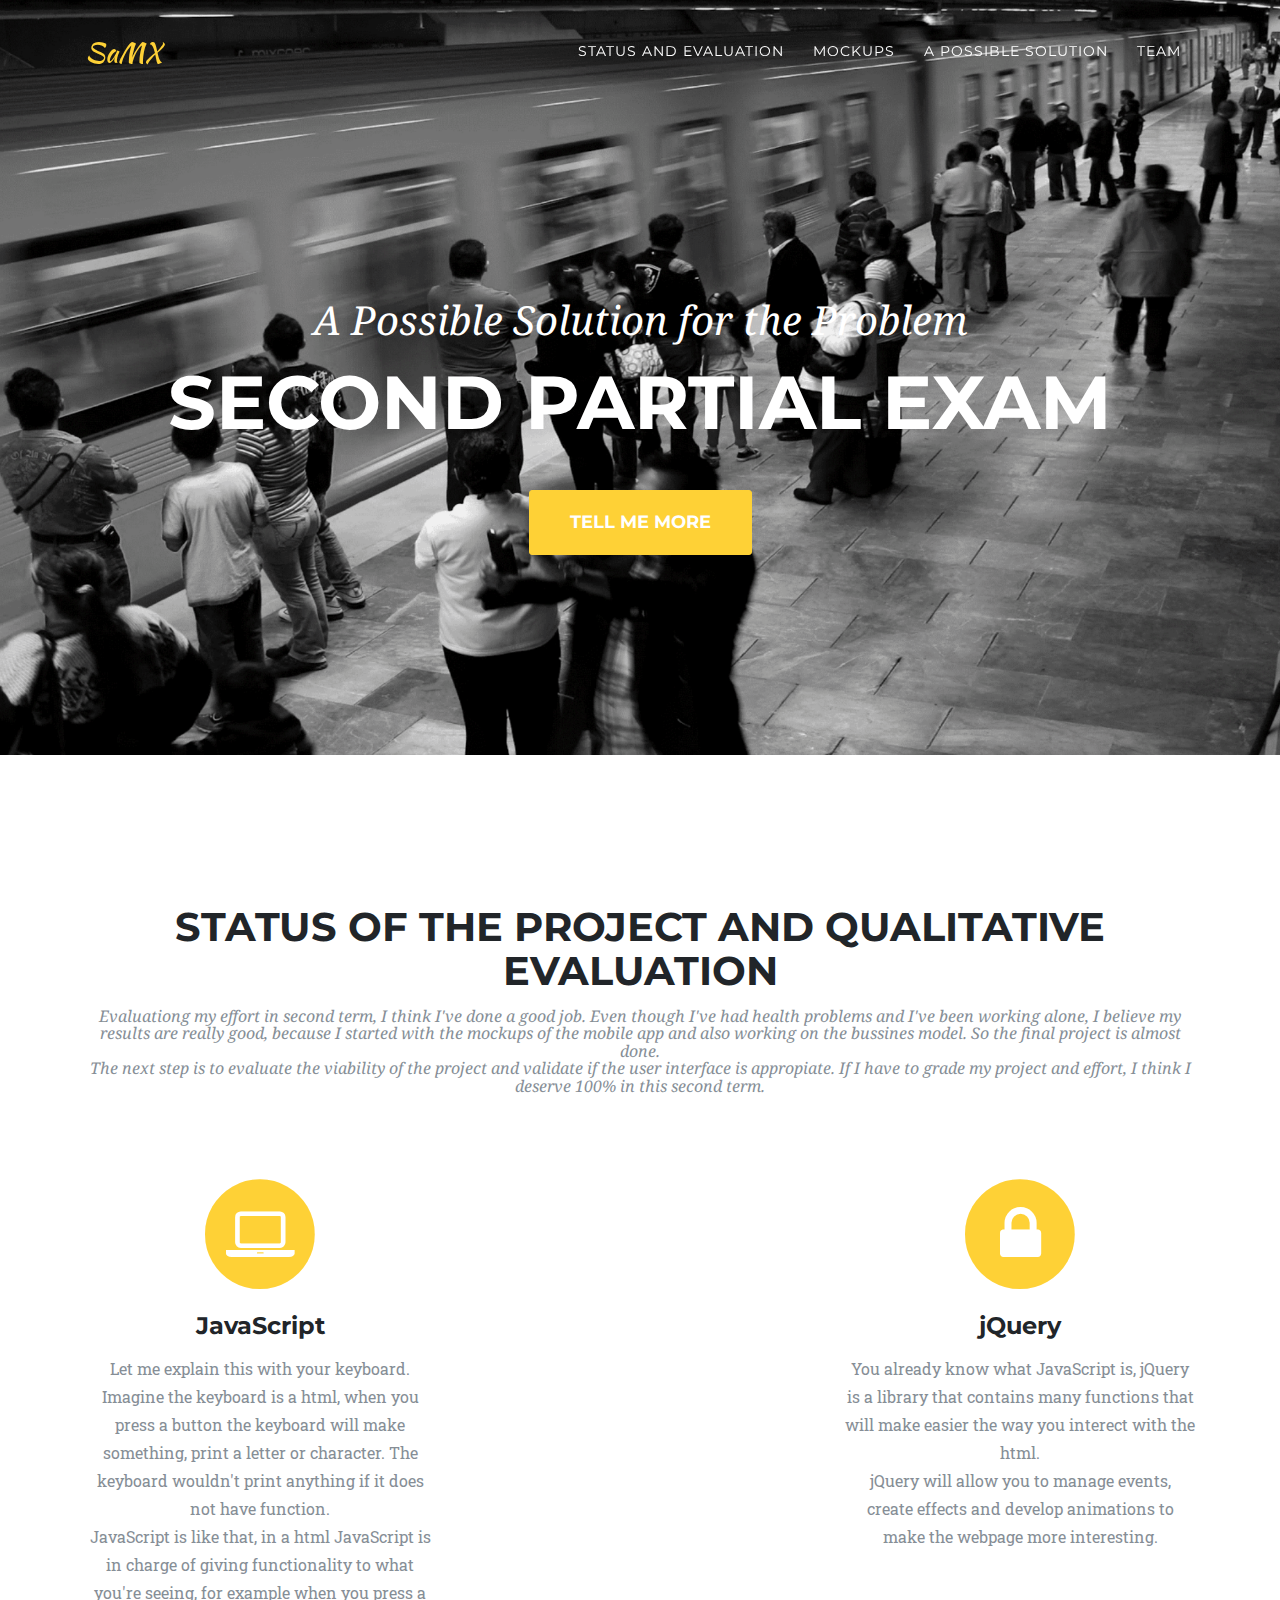
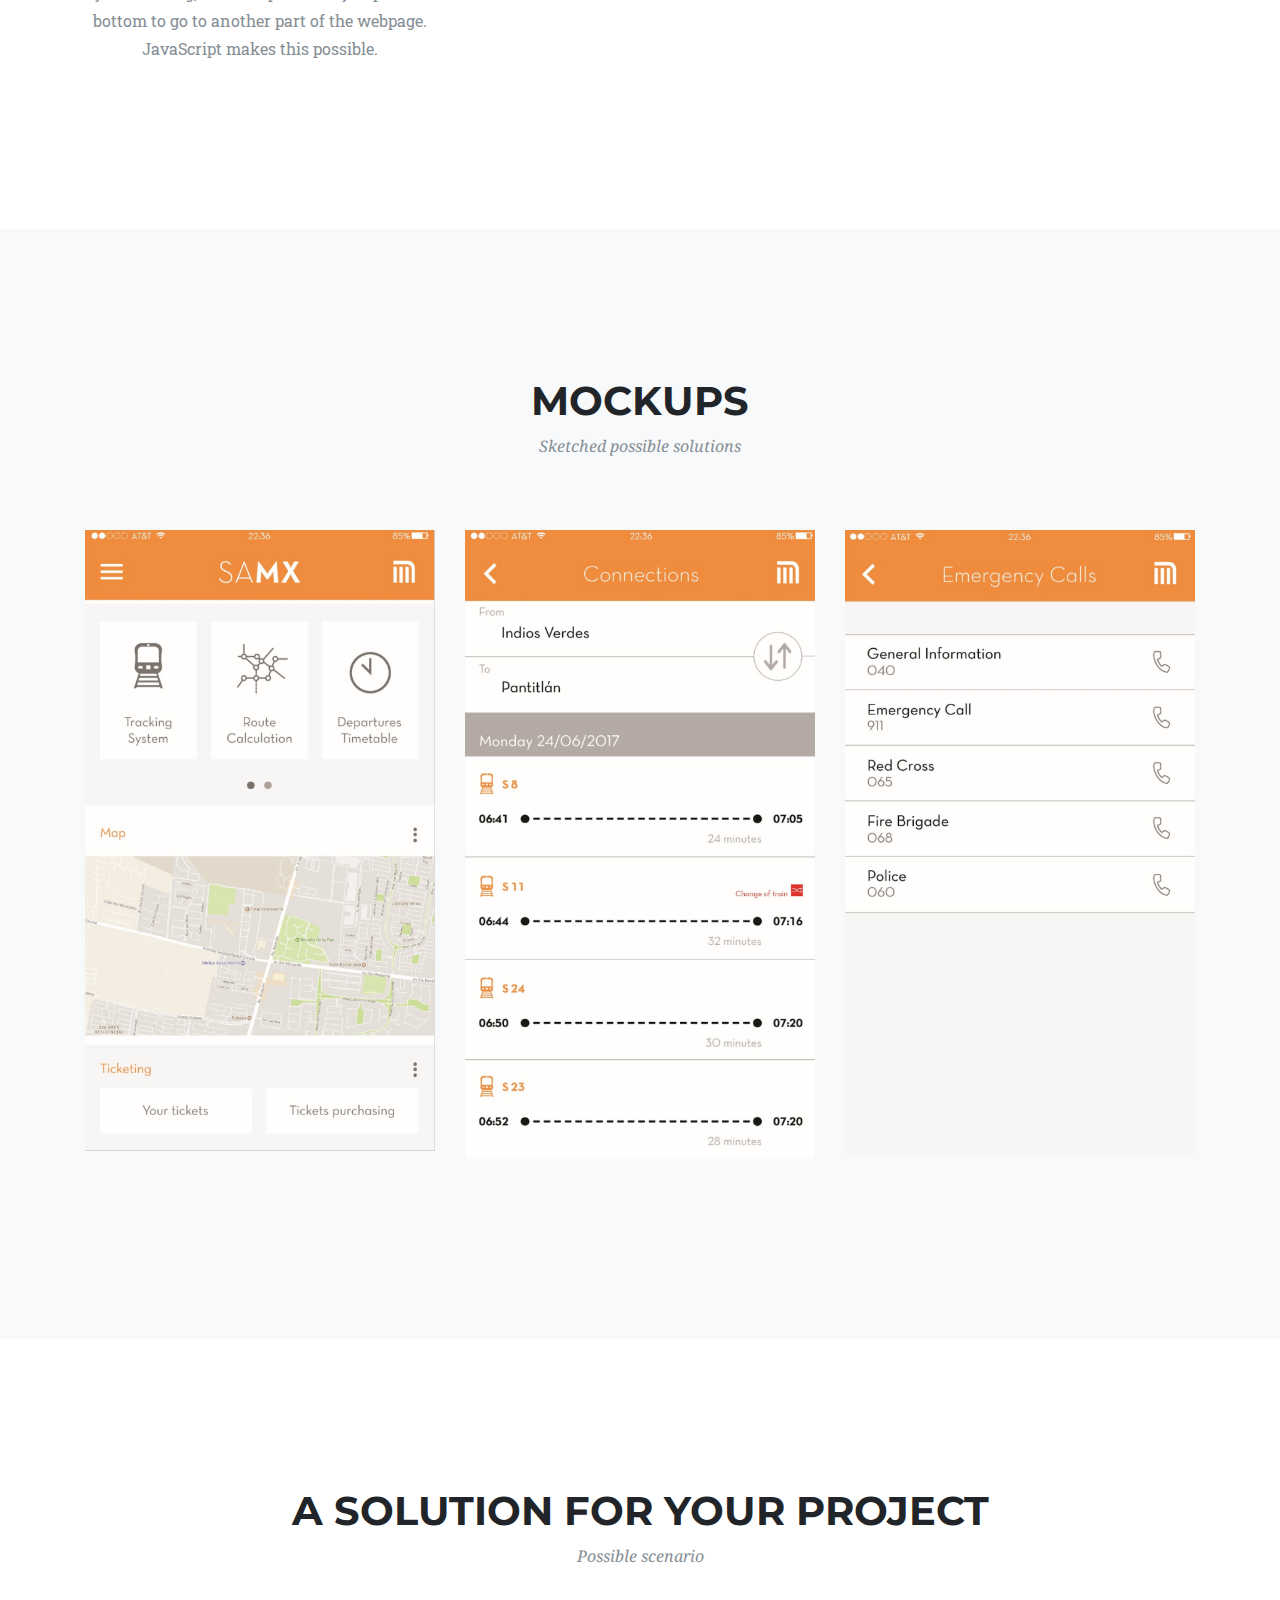
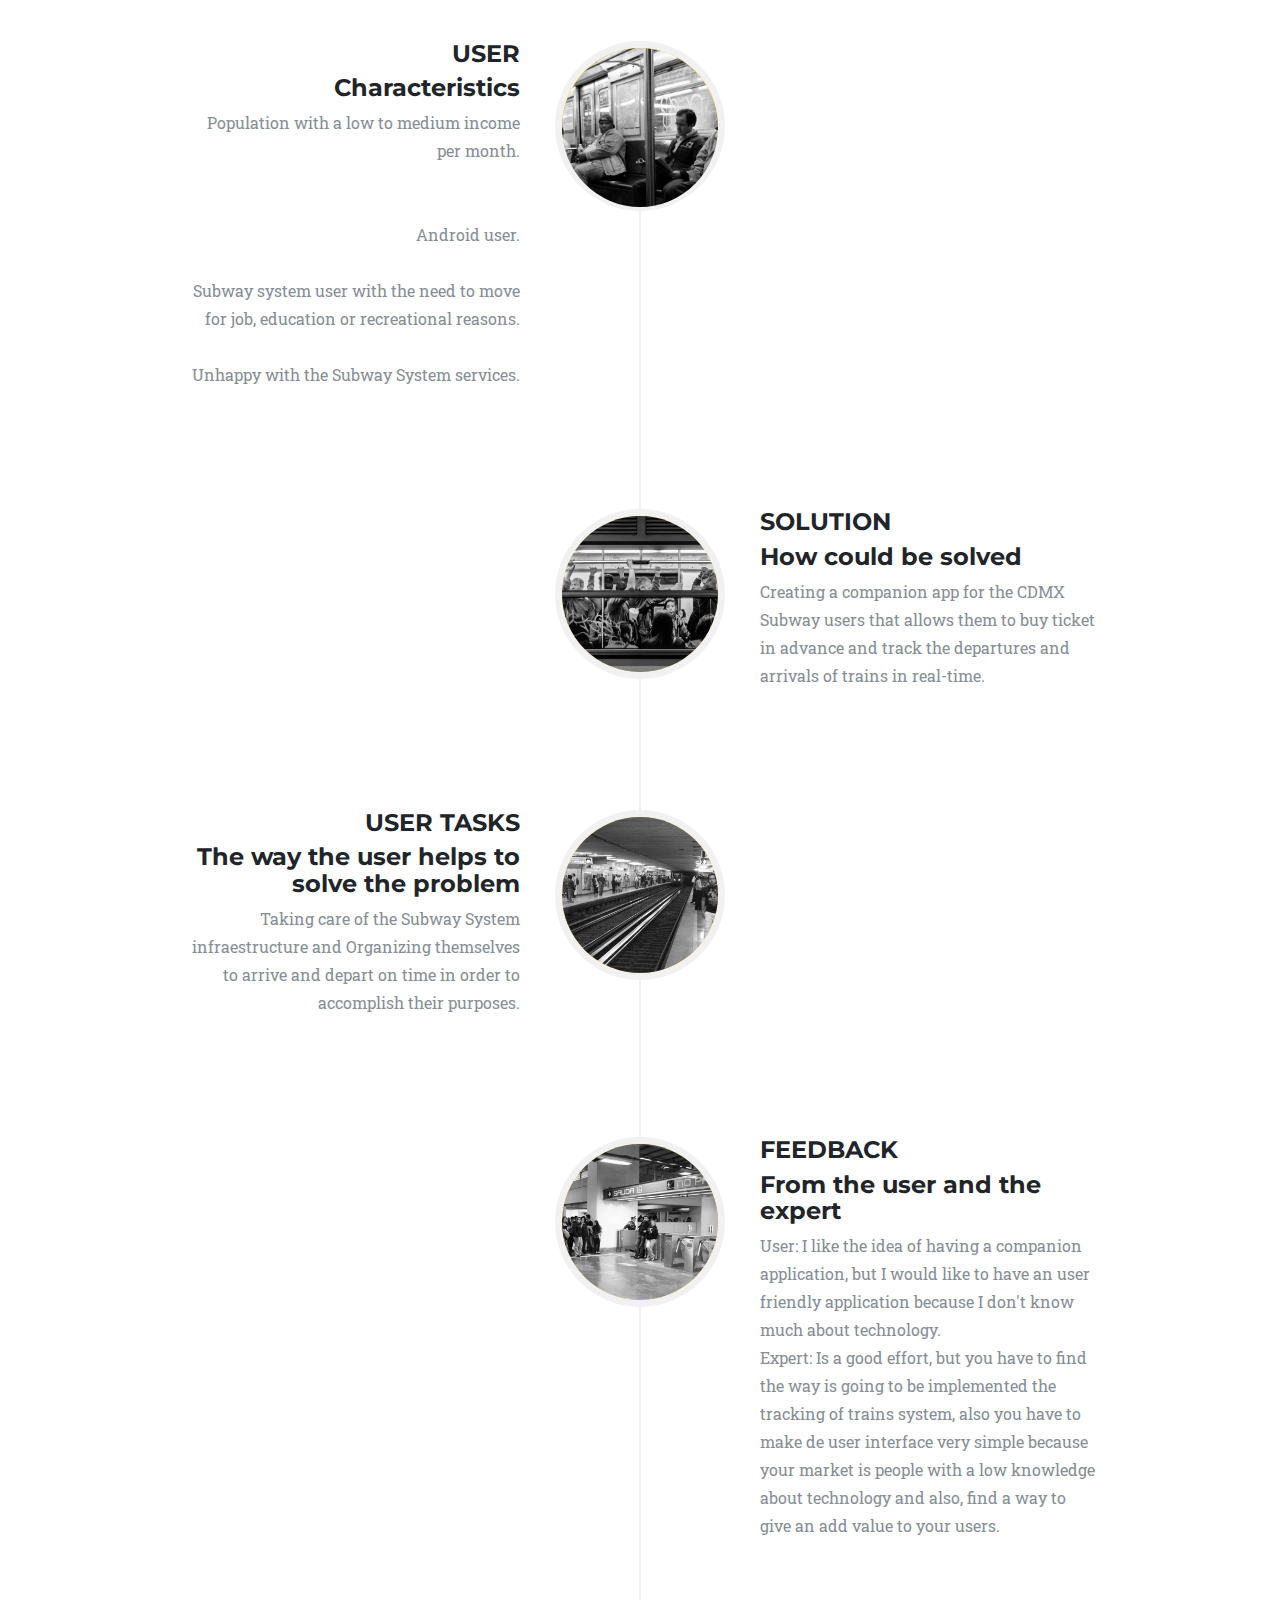
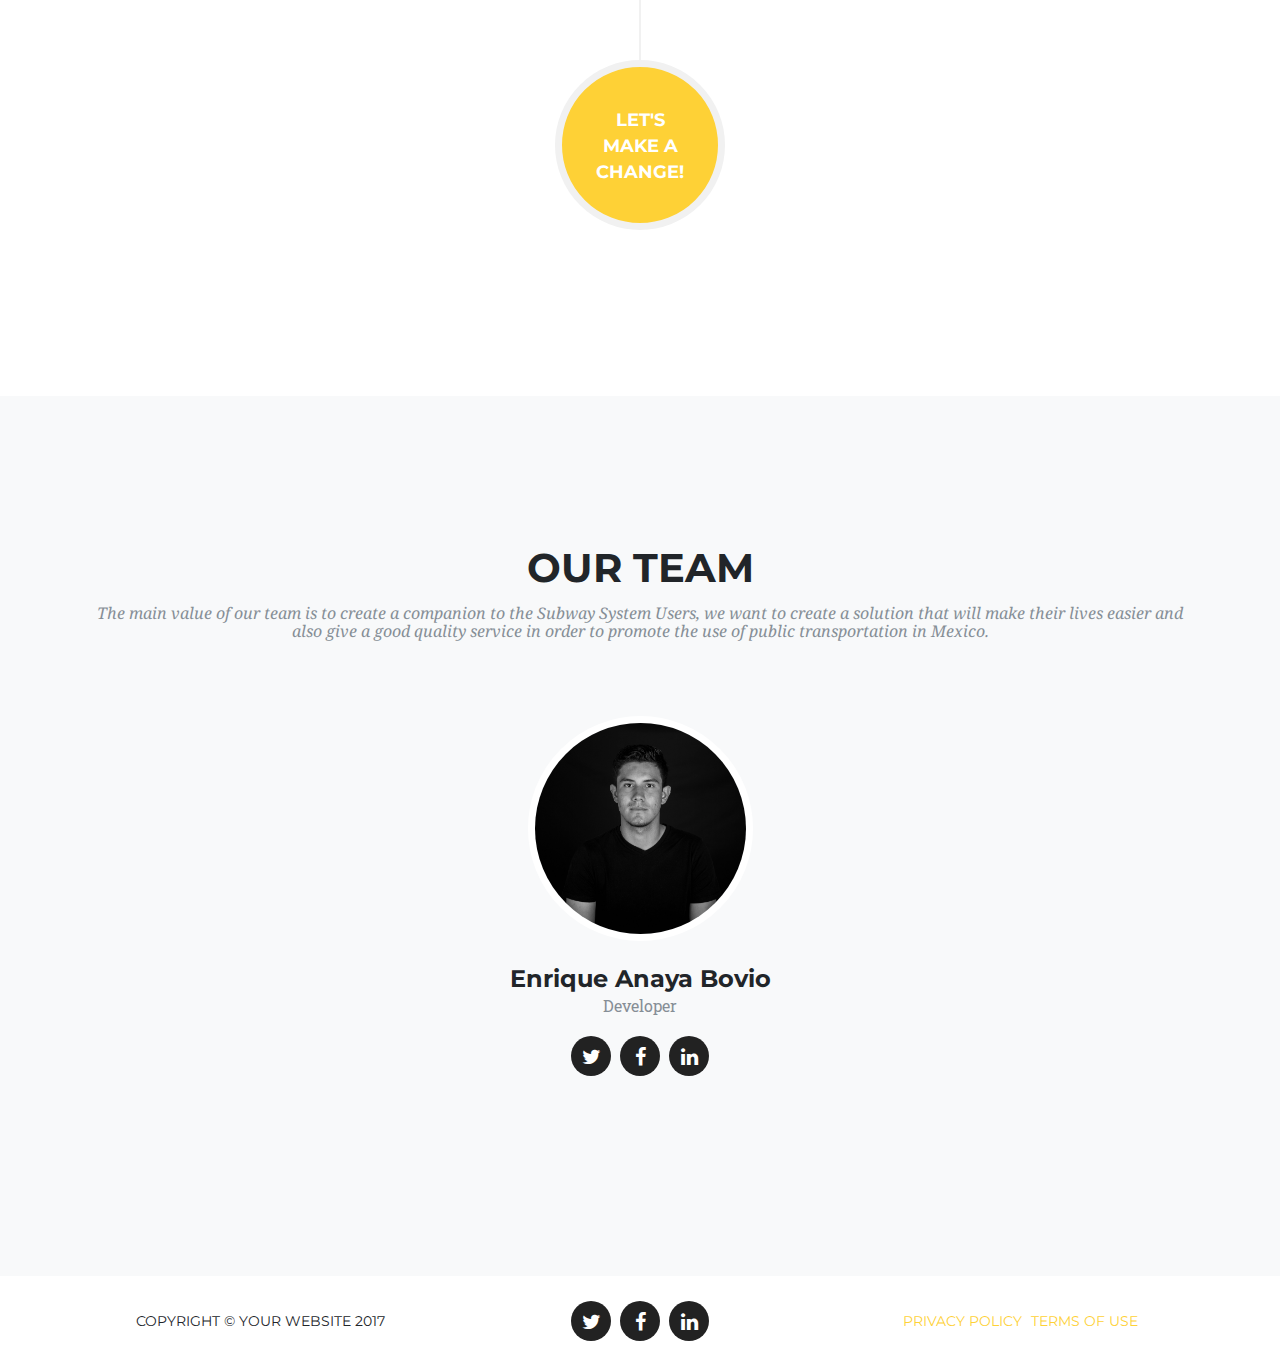
<file: Examen2/index.html>
<!DOCTYPE html>
<html lang="en">

  <head>

    <meta charset="utf-8">
    <meta name="viewport" content="width=device-width, initial-scale=1, shrink-to-fit=no">
    <meta name="description" content="">
    <meta name="author" content="">

    <title>SaMX</title>

    <!-- Bootstrap core CSS -->
    <link href="vendor/bootstrap/css/bootstrap.min.css" rel="stylesheet">

    <!-- Custom fonts for this template -->
    <link href="vendor/font-awesome/css/font-awesome.min.css" rel="stylesheet" type="text/css">
    <link href="https://fonts.googleapis.com/css?family=Montserrat:400,700" rel="stylesheet" type="text/css">
    <link href='https://fonts.googleapis.com/css?family=Kaushan+Script' rel='stylesheet' type='text/css'>
    <link href='https://fonts.googleapis.com/css?family=Droid+Serif:400,700,400italic,700italic' rel='stylesheet' type='text/css'>
    <link href='https://fonts.googleapis.com/css?family=Roboto+Slab:400,100,300,700' rel='stylesheet' type='text/css'>

    <!-- Custom styles for this template -->
    <link href="css/agency.min.css" rel="stylesheet">

  </head>

  <body id="page-top">

    <!-- Navigation -->
    <nav class="navbar navbar-expand-lg navbar-dark fixed-top" id="mainNav">
      <div class="container">
        <a class="navbar-brand js-scroll-trigger" href="#page-top">SaMX</a>
        <button class="navbar-toggler navbar-toggler-right" type="button" data-toggle="collapse" data-target="#navbarResponsive" aria-controls="navbarResponsive" aria-expanded="false" aria-label="Toggle navigation">
          Menu
          <i class="fa fa-bars"></i>
        </button>
        <div class="collapse navbar-collapse" id="navbarResponsive">
          <ul class="navbar-nav ml-auto">
            <li class="nav-item">
              <a class="nav-link js-scroll-trigger" href="#services">Status and Evaluation</a>
            </li>
            <li class="nav-item">
              <a class="nav-link js-scroll-trigger" href="#portfolio">Mockups</a>
            </li>
            <li class="nav-item">
              <a class="nav-link js-scroll-trigger" href="#about">A possible solution</a>
            </li>
            <li class="nav-item">
              <a class="nav-link js-scroll-trigger" href="#team">Team</a>
            </li>
          </ul>
        </div>
      </div>
    </nav>

    <!-- Header -->
    <header class="masthead">
      <div class="container">
        <div class="intro-text">
          <div class="intro-lead-in">A Possible Solution for the Problem</div>
          <div class="intro-heading">Second Partial Exam</div>
          <a class="btn btn-xl js-scroll-trigger" href="#services">Tell Me More</a>
        </div>
      </div>
    </header>

    <!-- Services -->
    <section id="services">
      <div class="container">
        <div class="row">
          <div class="col-lg-12 text-center">
            <h2 class="section-heading">Status of the Project and Qualitative Evaluation</h2>
            <h3 class="section-subheading text-muted">Evaluationg my effort in second term, I think I've done a good job. Even though I've had health problems and I've been working alone, I believe my results are really good, because I started with the mockups of the mobile app and also working on the bussines model. So the final project is almost done.
            <br>The next step is to evaluate the viability of the project and validate if the user interface is appropiate. If I have to grade my project and effort, I think I deserve 100% in this second term.</br></h3>
          </div>
        </div>
        <div class="row text-center">
          <div class="col-md-4">
            <span class="fa-stack fa-4x">
              <i class="fa fa-circle fa-stack-2x text-primary"></i>
              <i class="fa fa-laptop fa-stack-1x fa-inverse"></i>
            </span>
            <h4 class="service-heading">JavaScript</h4>
            <p class="text-muted">Let me explain this with your keyboard. Imagine the keyboard is a html, when you press a button the keyboard will make something, print a letter or character. The keyboard wouldn't print anything if it does not have function.
            <br>JavaScript is like that, in a html JavaScript is in charge of giving functionality to what you're seeing, for example when you press a bottom to go to another part of the webpage. JavaScript makes this possible.</br> </p>
          </div>
          <div class="col-md-4">
          </div>
          <div class="col-md-4">
            <span class="fa-stack fa-4x">
              <i class="fa fa-circle fa-stack-2x text-primary"></i>
              <i class="fa fa-lock fa-stack-1x fa-inverse"></i>
            </span>
            <h4 class="service-heading">jQuery</h4>
            <p class="text-muted">You already know what JavaScript is, jQuery is a library that contains many functions that will make easier the way you interect with the html.<br> jQuery will allow you to manage events, create effects and develop animations to make the webpage more interesting.</p>
          </div>
        </div>
      </div>
    </section>

    <!-- Portfolio Grid -->
    <section class="bg-light" id="portfolio">
      <div class="container">
        <div class="row">
          <div class="col-lg-12 text-center">
            <h2 class="section-heading">Mockups</h2>
            <h3 class="section-subheading text-muted">Sketched possible solutions</h3>
          </div>
        </div>
        <div class="row">
          <div class="col-md-4 col-sm-6 portfolio-item">
            <a class="portfolio-link" data-toggle="modal" href="#portfolioModal1">
              <div class="portfolio-hover">
                <div class="portfolio-hover-content">
                  <i class="fa fa-plus fa-3x"></i>
                </div>
              </div>
              <img class="img-fluid" src="img/portfolio/bus.gif" alt="">
            </a>
          </div>
          <div class="col-md-4 col-sm-6 portfolio-item">
            <a class="portfolio-link" data-toggle="modal" href="#portfolioModal2">
              <div class="portfolio-hover">
                <div class="portfolio-hover-content">
                  <i class="fa fa-plus fa-3x"></i>
                </div>
              </div>
              <img class="img-fluid" src="img/portfolio/moovit.png" alt="">
            </a>
          </div>
          <div class="col-md-4 col-sm-6 portfolio-item">
            <a class="portfolio-link" data-toggle="modal" href="#portfolioModal3">
              <div class="portfolio-hover">
                <div class="portfolio-hover-content">
                  <i class="fa fa-plus fa-3x"></i>
                </div>
              </div>
              <img class="img-fluid" src="img/portfolio/sbb.png" alt="">
            </a>
          </div>
          </div>
        </div>
      </div>
    </section>

    <!-- About -->
    <section id="about">
      <div class="container">
        <div class="row">
          <div class="col-lg-12 text-center">
            <h2 class="section-heading">A Solution for your Project</h2>
            <h3 class="section-subheading text-muted">Possible scenario</h3>
          </div>
        </div>
        <div class="row">
          <div class="col-lg-12">
            <ul class="timeline">
              <li>
                <div class="timeline-image">
                  <img class="rounded-circle img-fluid" src="img/about/1.jpg" alt="">
                </div>
                <div class="timeline-panel">
                  <div class="timeline-heading">
                    <h4>User</h4>
                    <h4 class="subheading">Characteristics</h4>
                  </div>
                  <div class="timeline-body">
                    <p class="text-muted">Population with a low to medium income per month.<br></br>
                    <br>Android user.</br>
                    <br>Subway system user with the need to move for job, education or recreational reasons.</br>
                    <br>Unhappy with the Subway System services.</br></p>
                  </div>
                </div>
              </li>
              <li class="timeline-inverted">
                <div class="timeline-image">
                  <img class="rounded-circle img-fluid" src="img/about/2.jpg" alt="">
                </div>
                <div class="timeline-panel">
                  <div class="timeline-heading">
                    <h4>Solution</h4>
                    <h4 class="subheading">How could be solved</h4>
                  </div>
                  <div class="timeline-body">
                    <p class="text-muted">Creating a companion app for the CDMX Subway users that allows them to buy ticket in advance and track the departures and arrivals of trains in real-time.</p>
                  </div>
                </div>
              </li>
              <li>
                <div class="timeline-image">
                  <img class="rounded-circle img-fluid" src="img/about/3.jpg" alt="">
                </div>
                <div class="timeline-panel">
                  <div class="timeline-heading">
                    <h4>User Tasks</h4>
                    <h4 class="subheading">The way the user helps to solve the problem</h4>
                  </div>
                  <div class="timeline-body">
                    <p class="text-muted">Taking care of the Subway System infraestructure and Organizing themselves to arrive and depart on time in order to accomplish their purposes.</p>
                  </div>
                </div>
              </li>
              <li class="timeline-inverted">
                <div class="timeline-image">
                  <img class="rounded-circle img-fluid" src="img/about/4.jpg" alt="">
                </div>
                <div class="timeline-panel">
                  <div class="timeline-heading">
                    <h4>Feedback</h4>
                    <h4 class="subheading">From the user and the expert</h4>
                  </div>
                  <div class="timeline-body">
                    <p class="text-muted">User: I like the idea of having a companion application, but I would like to have an user friendly application because I don't know much about technology.
                    <br>Expert: Is a good effort, but you have to find the way is going to be implemented the tracking of trains system, also you have to make de user interface very simple because your market is people with a low knowledge about technology and also, find a way to give an add value to your users.</br></p>
                  </div>
                </div>
              </li>
              <li class="timeline-inverted">
                <div class="timeline-image">
                  <h4>Let's
                    <br>make a
                    <br>Change!</h4>
                </div>
              </li>
            </ul>
          </div>
        </div>
      </div>
    </section>

    <!-- Team -->
    <section class="bg-light" id="team">
      <div class="container">
        <div class="row">
          <div class="col-lg-12 text-center">
            <h2 class="section-heading">Our Team</h2>
            <h3 class="section-subheading text-muted">The main value of our team is to create a companion to the Subway System Users, we want to create a solution that will make their lives easier and also give a good quality service in order to promote the use of public transportation in Mexico.</h3>
          </div>
        </div>
        <div class="row">
          <div class="col-sm-4">
          </div>
          <div class="col-sm-4">
            <div class="team-member">
              <img class="mx-auto rounded-circle" src="img/team/2.jpg" alt="">
              <h4>Enrique Anaya Bovio</h4>
              <p class="text-muted">Developer</p>
              <ul class="list-inline social-buttons">
                <li class="list-inline-item">
                  <a href="#">
                    <i class="fa fa-twitter"></i>
                  </a>
                </li>
                <li class="list-inline-item">
                  <a href="#">
                    <i class="fa fa-facebook"></i>
                  </a>
                </li>
                <li class="list-inline-item">
                  <a href="#">
                    <i class="fa fa-linkedin"></i>
                  </a>
                </li>
              </ul>
            </div>
          </div>
          <div class="col-sm-4">
          </div>
        </div>
        <div class="row">
        </div>
      </div>
    </section>




    <!-- Footer -->
    <footer>
      <div class="container">
        <div class="row">
          <div class="col-md-4">
            <span class="copyright">Copyright &copy; Your Website 2017</span>
          </div>
          <div class="col-md-4">
            <ul class="list-inline social-buttons">
              <li class="list-inline-item">
                <a href="#">
                  <i class="fa fa-twitter"></i>
                </a>
              </li>
              <li class="list-inline-item">
                <a href="#">
                  <i class="fa fa-facebook"></i>
                </a>
              </li>
              <li class="list-inline-item">
                <a href="#">
                  <i class="fa fa-linkedin"></i>
                </a>
              </li>
            </ul>
          </div>
          <div class="col-md-4">
            <ul class="list-inline quicklinks">
              <li class="list-inline-item">
                <a href="#">Privacy Policy</a>
              </li>
              <li class="list-inline-item">
                <a href="#">Terms of Use</a>
              </li>
            </ul>
          </div>
        </div>
      </div>
    </footer>




    <!-- Bootstrap core JavaScript -->
    <script src="vendor/jquery/jquery.min.js"></script>
    <script src="vendor/popper/popper.min.js"></script>
    <script src="vendor/bootstrap/js/bootstrap.min.js"></script>

    <!-- Plugin JavaScript -->
    <script src="vendor/jquery-easing/jquery.easing.min.js"></script>

    <!-- Contact form JavaScript -->
    <script src="js/jqBootstrapValidation.js"></script>
    <script src="js/contact_me.js"></script>

    <!-- Custom scripts for this template -->
    <script src="js/agency.min.js"></script>

  </body>

</html>
</file>
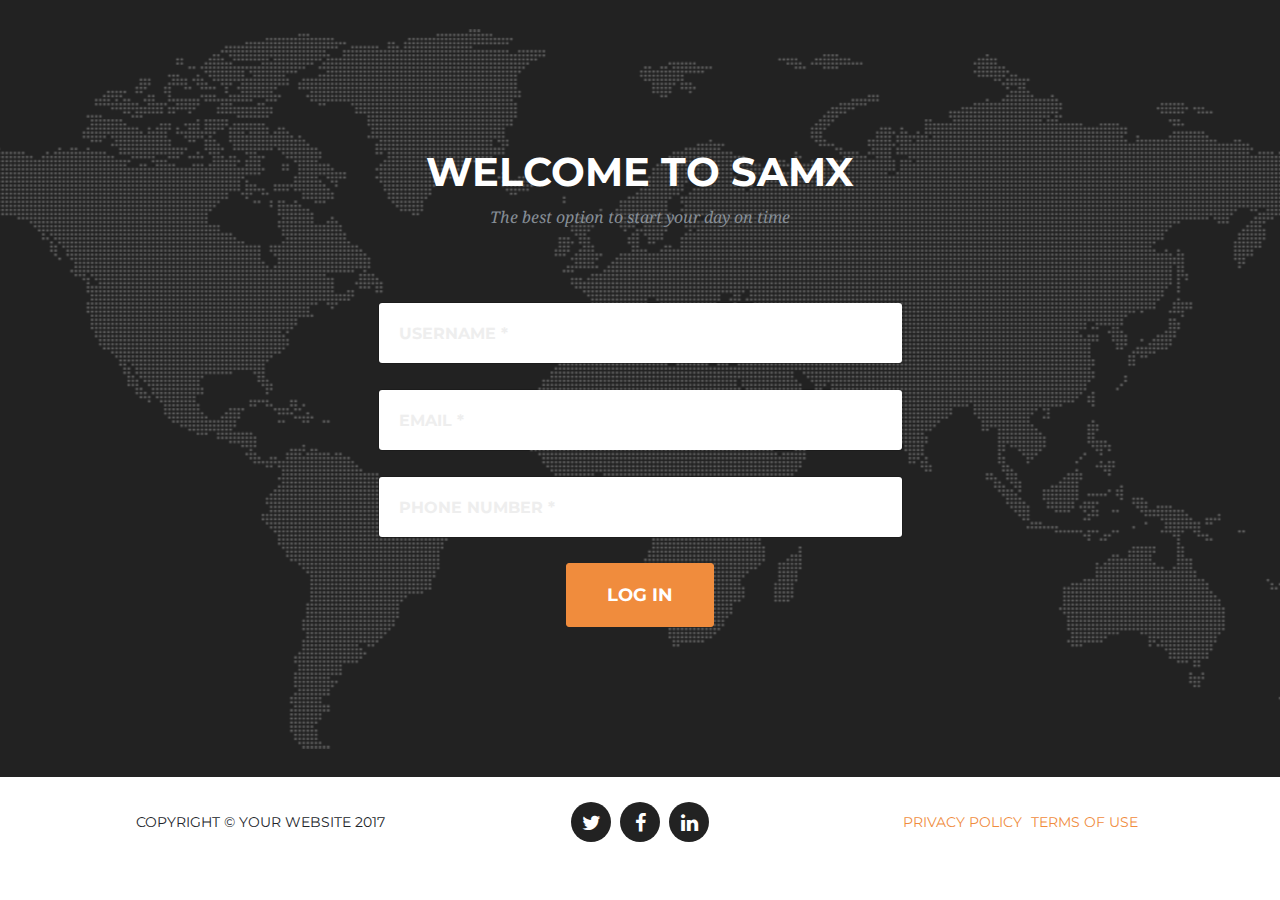
<file: LogIn/index.html>
<!DOCTYPE html>
<html lang="en">

  <head>

    <meta charset="utf-8">
    <meta name="viewport" content="width=device-width, initial-scale=1, shrink-to-fit=no">
    <meta name="description" content="">
    <meta name="author" content="">

    <title>SaMX</title>

    <!-- Bootstrap core CSS -->
    <link href="vendor/bootstrap/css/bootstrap.min.css" rel="stylesheet">

    <!-- Custom fonts for this template -->
    <link href="vendor/font-awesome/css/font-awesome.min.css" rel="stylesheet" type="text/css">
    <link href="https://fonts.googleapis.com/css?family=Montserrat:400,700" rel="stylesheet" type="text/css">
    <link href='https://fonts.googleapis.com/css?family=Kaushan+Script' rel='stylesheet' type='text/css'>
    <link href='https://fonts.googleapis.com/css?family=Droid+Serif:400,700,400italic,700italic' rel='stylesheet' type='text/css'>
    <link href='https://fonts.googleapis.com/css?family=Roboto+Slab:400,100,300,700' rel='stylesheet' type='text/css'>

    <!-- Custom styles for this template -->
    <link href="css/agency.min.css" rel="stylesheet">

  </head>

  <body id="page-top">


    <!-- Support -->
    <section id="contact">
      <div class="container">
        <div class="row">
          <div class="col-lg-12 text-center">
            <h2 class="section-heading">Welcome to SaMX</h2>
            <h3 class="section-subheading text-muted">The best option to start your day on time</h3>
          </div>
        </div>
          <div class="col-lg-24 text-center">
            <form id="contactForm" name="sentMessage" novalidate>
              <div align="center">
                <div class="col-md-6" align="center">
                  <div class="form-group">
                    <input class="form-control" id="name" type="text" placeholder="Username *">
                    <p class="help-block text-danger"></p>
                  </div>
                  <div class="form-group">
                    <input class="form-control" id="email" type="email" placeholder="Email *">
                  </div>
                  <div class="form-group">
                    <input class="form-control" id="phone" type="tel" placeholder="Phone number *">
                    <p class="help-block text-danger"></p>
                  </div>
                  <div class="clearfix"></div>
                    <a class="btn btn-xl" href="Prototype/index.html" >Log In</a>
                  </div>
                </div>
            </form>
          </div>
      </div>
    </section>

    <!-- Footer -->
    <footer>
      <div class="container">
        <div class="row">
          <div class="col-md-4">
            <span class="copyright">Copyright &copy; Your Website 2017</span>
          </div>
          <div class="col-md-4">
            <ul class="list-inline social-buttons">
              <li class="list-inline-item">
                <a href="#">
                  <i class="fa fa-twitter"></i>
                </a>
              </li>
              <li class="list-inline-item">
                <a href="#">
                  <i class="fa fa-facebook"></i>
                </a>
              </li>
              <li class="list-inline-item">
                <a href="#">
                  <i class="fa fa-linkedin"></i>
                </a>
              </li>
            </ul>
          </div>
          <div class="col-md-4">
            <ul class="list-inline quicklinks">
              <li class="list-inline-item">
                <a href="#">Privacy Policy</a>
              </li>
              <li class="list-inline-item">
                <a href="#">Terms of Use</a>
              </li>
            </ul>
          </div>
        </div>
      </div>
    </footer>


    <!-- Global site tag (gtag.js) - Google Analytics -->
    <script async src="https://www.googletagmanager.com/gtag/js?id=UA-110051135-1"></script>
    <script>
      window.dataLayer = window.dataLayer || [];
      function gtag(){dataLayer.push(arguments);}
      gtag('js', new Date());

      gtag('config', 'UA-110051135-1');
    </script>

    <!-- Bootstrap core JavaScript -->
    <script src="vendor/jquery/jquery.min.js"></script>
    <script src="vendor/popper/popper.min.js"></script>
    <script src="vendor/bootstrap/js/bootstrap.min.js"></script>

    <!-- Plugin JavaScript -->
    <script src="vendor/jquery-easing/jquery.easing.min.js"></script>

    <!-- Contact form JavaScript -->
    <script src="js/jqBootstrapValidation.js"></script>
    <script src="js/contact_me.js"></script>
    <script src="js/foundation.min.js"></script>

    <!-- Custom scripts for this template -->
    <script src="js/agency.min.js"></script>

  </body>

</html>
</file>
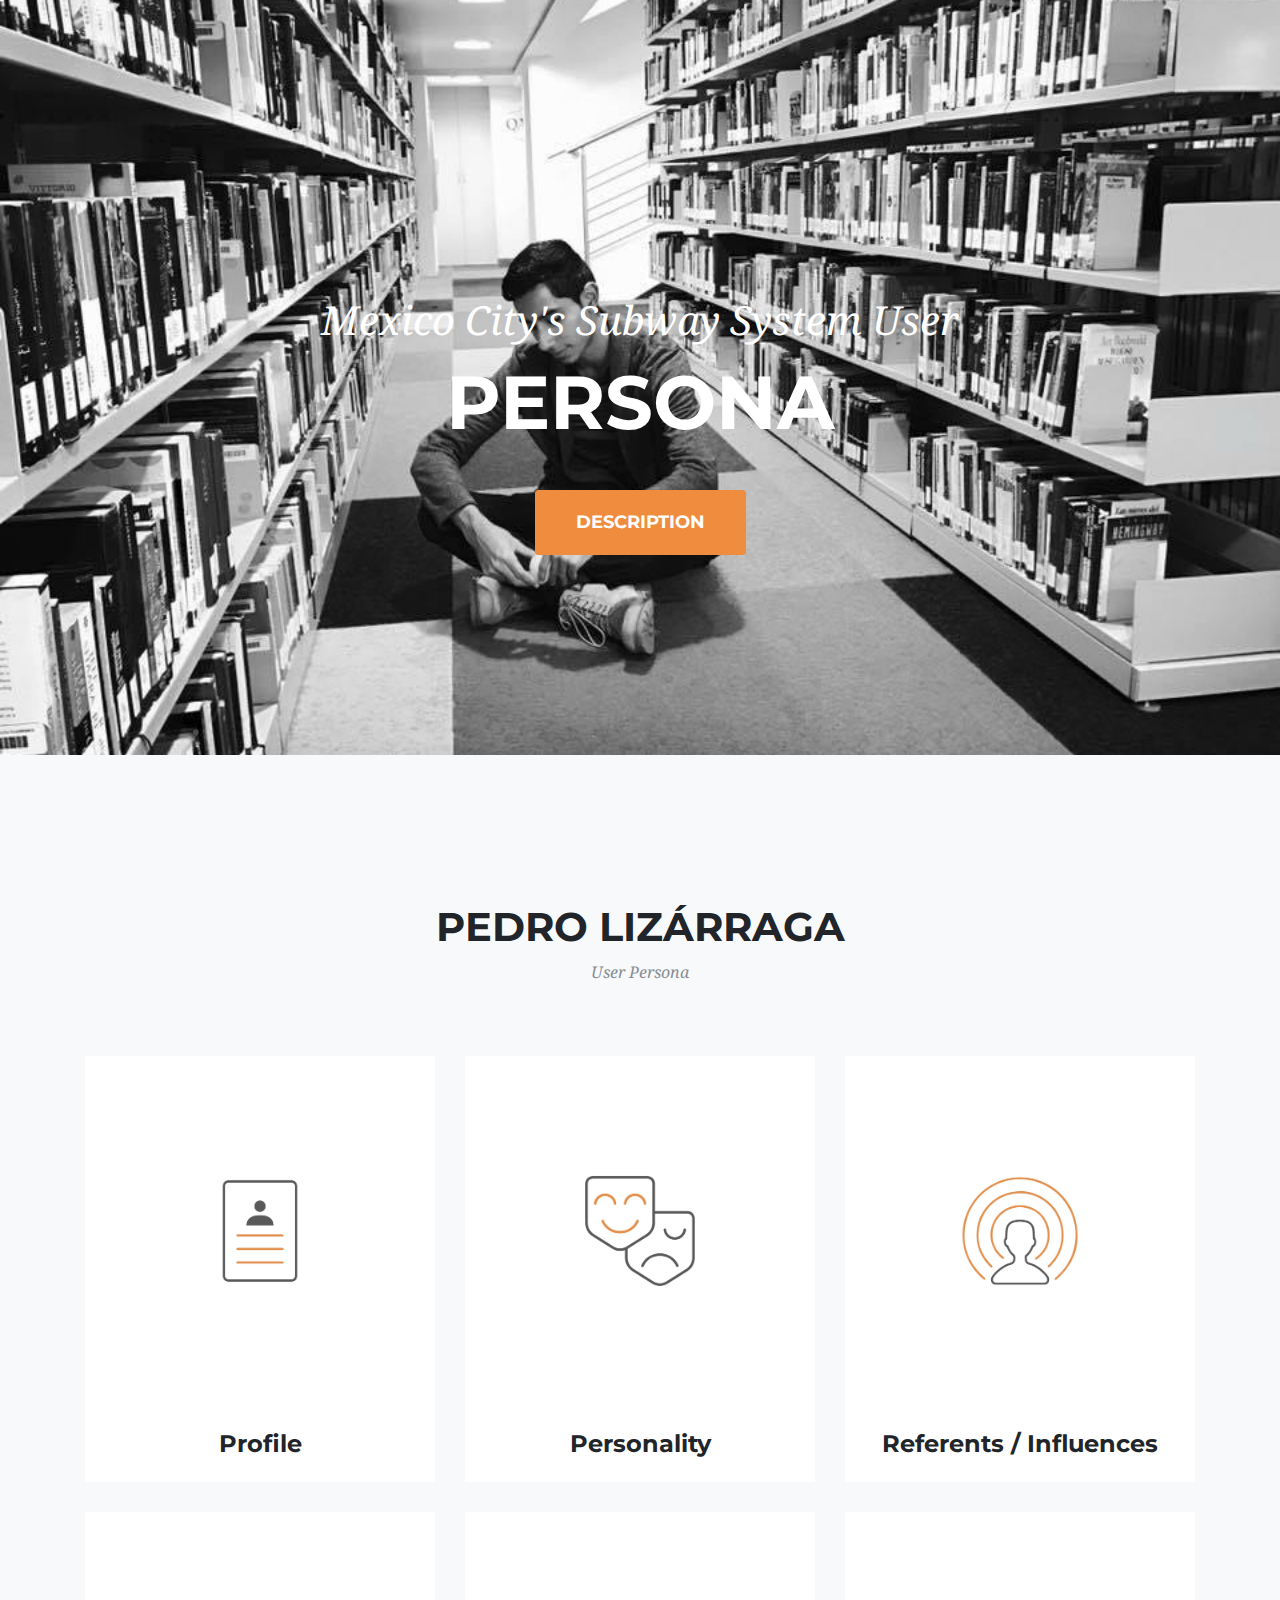
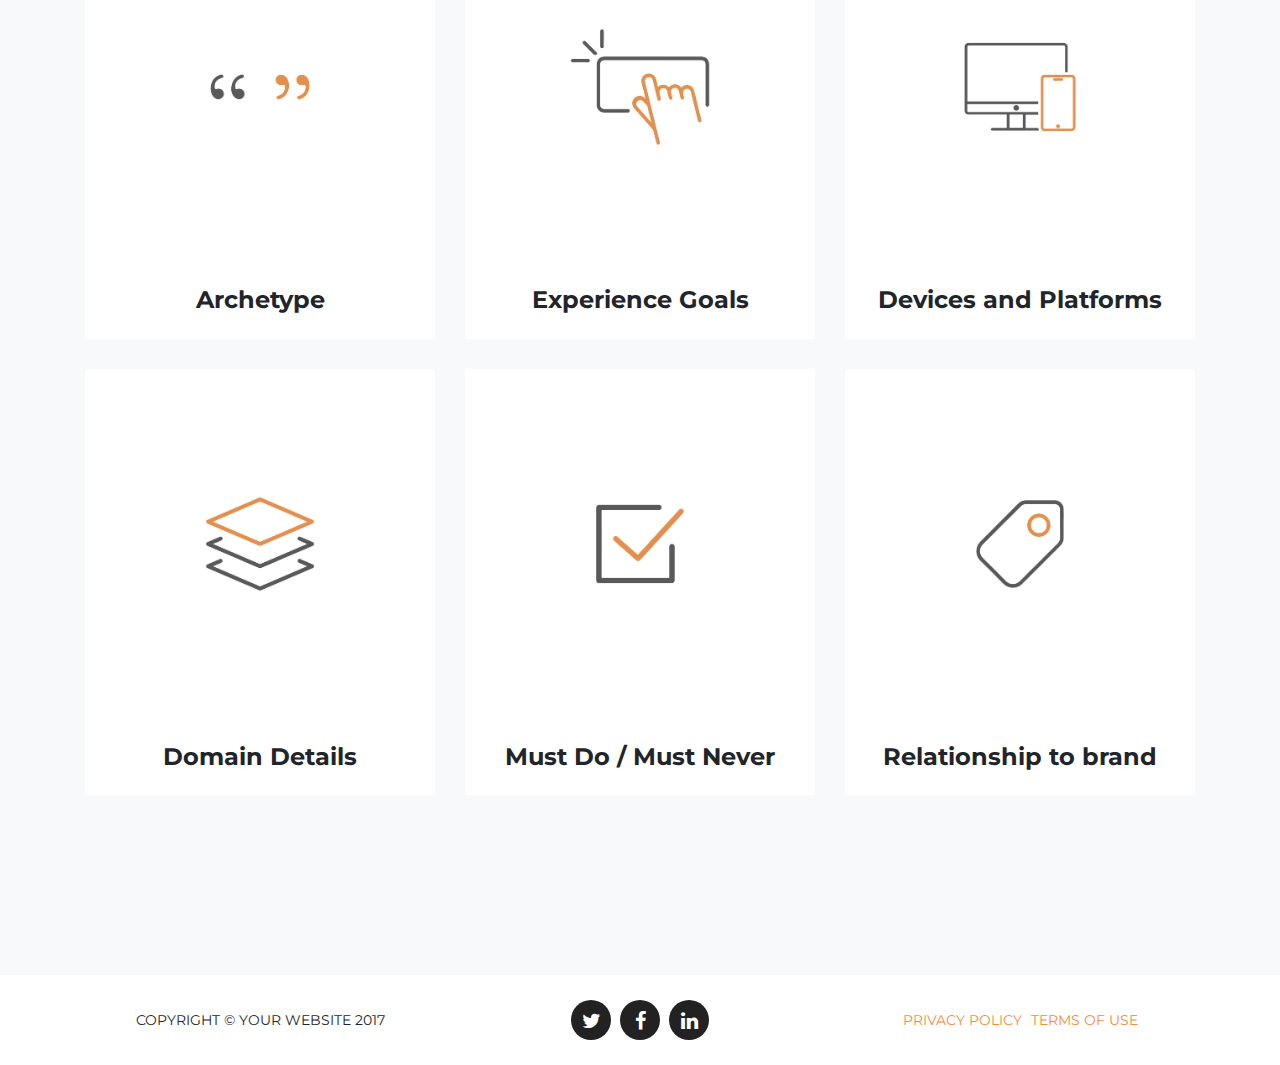
<file: Persona/index.html>
<!DOCTYPE html>
<html lang="en">

  <head>

    <meta charset="utf-8">
    <meta name="viewport" content="width=device-width, initial-scale=1, shrink-to-fit=no">
    <meta name="description" content="">
    <meta name="author" content="">


    <!-- Bootstrap core CSS -->
    <link href="vendor/bootstrap/css/bootstrap.min.css" rel="stylesheet">

    <!-- Custom fonts for this template -->
    <link href="vendor/font-awesome/css/font-awesome.min.css" rel="stylesheet" type="text/css">
    <link href="https://fonts.googleapis.com/css?family=Montserrat:400,700" rel="stylesheet" type="text/css">
    <link href='https://fonts.googleapis.com/css?family=Kaushan+Script' rel='stylesheet' type='text/css'>
    <link href='https://fonts.googleapis.com/css?family=Droid+Serif:400,700,400italic,700italic' rel='stylesheet' type='text/css'>
    <link href='https://fonts.googleapis.com/css?family=Roboto+Slab:400,100,300,700' rel='stylesheet' type='text/css'>

    <!-- Custom styles for this template -->
    <link href="css/agency.min.css" rel="stylesheet">

  </head>

  <body id="page-top">

    <!-- Header -->
    <header class="masthead">
      <div class="container">
        <div class="intro-text">
          <div class="intro-lead-in">Mexico City's Subway System User</div>
          <div class="intro-heading">PERSONA</div>
          <a class="btn btn-xl js-scroll-trigger" href="#services">Description</a>
        </div>
      </div>
    </header>

    <!-- Portfolio Grid -->
    <section class="bg-light" id="portfolio">
      <div class="container">
        <div class="row">
          <div class="col-lg-12 text-center">
            <h2 class="section-heading">Pedro Lizárraga</h2>
            <h3 class="section-subheading text-muted">User Persona</h3>
          </div>
        </div>
        <div class="row">
          <div class="col-md-4 col-sm-6 portfolio-item">
            <a class="portfolio-link" data-toggle="modal" href="#portfolioModal1">
              <div class="portfolio-hover">
                <div class="portfolio-hover-content">
                  <i class="fa fa-plus fa-3x"></i>
                </div>
              </div>
              <img class="img-fluid" src="img/portfolio/icon-01.jpg" alt="">
            </a>
            <div class="portfolio-caption">
              <h4>Profile</h4>
            </div>
          </div>
          <div class="col-md-4 col-sm-6 portfolio-item">
            <a class="portfolio-link" data-toggle="modal" href="#portfolioModal2">
              <div class="portfolio-hover">
                <div class="portfolio-hover-content">
                  <i class="fa fa-plus fa-3x"></i>
                </div>
              </div>
              <img class="img-fluid" src="img/portfolio/icon-02.jpg" alt="">
            </a>
            <div class="portfolio-caption">
              <h4>Personality</h4>
            </div>
          </div>
          <div class="col-md-4 col-sm-6 portfolio-item">
            <a class="portfolio-link" data-toggle="modal" href="#portfolioModal3">
              <div class="portfolio-hover">
                <div class="portfolio-hover-content">
                  <i class="fa fa-plus fa-3x"></i>
                </div>
              </div>
              <img class="img-fluid" src="img/portfolio/icon-03.jpg" alt="">
            </a>
            <div class="portfolio-caption">
              <h4>Referents / Influences</h4>
            </div>
          </div>
          <div class="col-md-4 col-sm-6 portfolio-item">
            <a class="portfolio-link" data-toggle="modal" href="#portfolioModal4">
              <div class="portfolio-hover">
                <div class="portfolio-hover-content">
                  <i class="fa fa-plus fa-3x"></i>
                </div>
              </div>
              <img class="img-fluid" src="img/portfolio/icon-04.jpg" alt="">
            </a>
            <div class="portfolio-caption">
              <h4>Archetype</h4>
            </div>
          </div>
          <div class="col-md-4 col-sm-6 portfolio-item">
            <a class="portfolio-link" data-toggle="modal" href="#portfolioModal5">
              <div class="portfolio-hover">
                <div class="portfolio-hover-content">
                  <i class="fa fa-plus fa-3x"></i>
                </div>
              </div>
              <img class="img-fluid" src="img/portfolio/icon-05.jpg" alt="">
            </a>
            <div class="portfolio-caption">
              <h4>Experience Goals</h4>
            </div>
          </div>
          <div class="col-md-4 col-sm-6 portfolio-item">
            <a class="portfolio-link" data-toggle="modal" href="#portfolioModal6">
              <div class="portfolio-hover">
                <div class="portfolio-hover-content">
                  <i class="fa fa-plus fa-3x"></i>
                </div>
              </div>
              <img class="img-fluid" src="img/portfolio/icon-06.jpg" alt="">
            </a>
            <div class="portfolio-caption">
              <h4>Devices and Platforms</h4>
            </div>
          </div>
          <div class="col-md-4 col-sm-6 portfolio-item">
            <a class="portfolio-link" data-toggle="modal" href="#portfolioModal7">
              <div class="portfolio-hover">
                <div class="portfolio-hover-content">
                  <i class="fa fa-plus fa-3x"></i>
                </div>
              </div>
              <img class="img-fluid" src="img/portfolio/icon-07.jpg" alt="">
            </a>
            <div class="portfolio-caption">
              <h4>Domain Details</h4>
            </div>
          </div>
          <div class="col-md-4 col-sm-6 portfolio-item">
            <a class="portfolio-link" data-toggle="modal" href="#portfolioModal8">
              <div class="portfolio-hover">
                <div class="portfolio-hover-content">
                  <i class="fa fa-plus fa-3x"></i>
                </div>
              </div>
              <img class="img-fluid" src="img/portfolio/icon-08.jpg" alt="">
            </a>
            <div class="portfolio-caption">
              <h4>Must Do / Must Never</h4>
            </div>
          </div>
          <div class="col-md-4 col-sm-6 portfolio-item">
            <a class="portfolio-link" data-toggle="modal" href="#portfolioModal9">
              <div class="portfolio-hover">
                <div class="portfolio-hover-content">
                  <i class="fa fa-plus fa-3x"></i>
                </div>
              </div>
              <img class="img-fluid" src="img/portfolio/icon-09.jpg" alt="">
            </a>
            <div class="portfolio-caption">
              <h4>Relationship to brand </h4>
            </div>
          </div>
          </div>
        </div>
      </div>
    </section>



    <!-- Footer -->
    <footer>
      <div class="container">
        <div class="row">
          <div class="col-md-4">
            <span class="copyright">Copyright &copy; Your Website 2017</span>
          </div>
          <div class="col-md-4">
            <ul class="list-inline social-buttons">
              <li class="list-inline-item">
                <a href="#">
                  <i class="fa fa-twitter"></i>
                </a>
              </li>
              <li class="list-inline-item">
                <a href="#">
                  <i class="fa fa-facebook"></i>
                </a>
              </li>
              <li class="list-inline-item">
                <a href="#">
                  <i class="fa fa-linkedin"></i>
                </a>
              </li>
            </ul>
          </div>
          <div class="col-md-4">
            <ul class="list-inline quicklinks">
              <li class="list-inline-item">
                <a href="#">Privacy Policy</a>
              </li>
              <li class="list-inline-item">
                <a href="#">Terms of Use</a>
              </li>
            </ul>
          </div>
        </div>
      </div>
    </footer>

    <!-- Portfolio Modals -->

    <!-- Modal 1 -->
    <div class="portfolio-modal modal fade" id="portfolioModal1" tabindex="-1" role="dialog" aria-hidden="true">
      <div class="modal-dialog">
        <div class="modal-content">
          <div class="close-modal" data-dismiss="modal">
            <div class="lr">
              <div class="rl"></div>
            </div>
          </div>
          <div class="container">
            <div class="row">
              <div class="col-lg-8 mx-auto">
                <div class="modal-body">
                  <!-- Project Details Go Here -->
                  <h2>Profile</h2>
                  <p class="item-intro text-muted">College Student<br>23 years old</br>Mexico City</br></p>
                  <p><b>Social class:</b> Medium to low income.</br><br><b>Activities:</b> Part time job in a coffee shop, piano player in an orchestra and architecture student.</br><br><b>Motivations:</b> Get a bachelor and a better job, improve the quality of life of his family and help his brothers to study.</br><br><b>User type:</b> Expert, uses the metro everyday to go to school, home and job.</br><br><b>User status:</b> Potential.</br>
                  </p>
                  <button class="btn btn-primary" data-dismiss="modal" type="button">
                    <i class="fa fa-times"></i>
                    Close</button>
                </div>
              </div>
            </div>
          </div>
        </div>
      </div>
    </div>

    <!-- Modal 2 -->
    <div class="portfolio-modal modal fade" id="portfolioModal2" tabindex="-1" role="dialog" aria-hidden="true">
      <div class="modal-dialog">
        <div class="modal-content">
          <div class="close-modal" data-dismiss="modal">
            <div class="lr">
              <div class="rl"></div>
            </div>
          </div>
          <div class="container">
            <div class="row">
              <div class="col-lg-8 mx-auto">
                <div class="modal-body">
                  <!-- Project Details Go Here -->
                  <h2>Personality</h2>
                  <p class="item-intro text-muted">ENFJ</p>
                  <p><b>Extraversion:</b> Talkative and outgoing person. Tend to work out ideas with others and think out loud. Like to be in a fast-paced environment.</br><br><b>Intuition:</b> Imagine the possibilities of how things  could be. Notice the big picture, see how everything connects. Enjoy ideas and concepts for their own sake. Like to describe things in a figurative, poetic way.</br>
                    <br><b>Feeling:</b> Tend to base my decisions on personal values and how my actions affect others. Could be described as warm, empathetic person. Value harmony, forgiveness.</br><br><b>Judging:</b> Thinks rules and deadlines should be respected. Prefer to have detailed, step-by-step instructions. Often make plans, want to know what I’m getting into.</br>
                  </p>
                  <button class="btn btn-primary" data-dismiss="modal" type="button">
                    <i class="fa fa-times"></i>
                    Close</button>
                </div>
              </div>
            </div>
          </div>
        </div>
      </div>
    </div>

    <!-- Modal 3 -->
    <div class="portfolio-modal modal fade" id="portfolioModal3" tabindex="-1" role="dialog" aria-hidden="true">
      <div class="modal-dialog">
        <div class="modal-content">
          <div class="close-modal" data-dismiss="modal">
            <div class="lr">
              <div class="rl"></div>
            </div>
          </div>
          <div class="container">
            <div class="row">
              <div class="col-lg-8 mx-auto">
                <div class="modal-body">
                  <!-- Project Details Go Here -->
                  <h2>Referents / Influences</h2>
                  <p class="item-intro text-muted">Key indicators</p>
                  <p><b>Devices:</b> Pedro is outside most of the time, he uses an Android Smartphone to communicate.</br><br><b>Family:</b> Pedro helps economically his family, he wants to offer his brothers a better life.</br><br><b>University:</b> Pedro is studying to get his bachelor and get a better job.</br><br><b>Part time job:</b> He works in a coffee shop to pay his studies.</br>
                  </p>
                  <button class="btn btn-primary" data-dismiss="modal" type="button">
                    <i class="fa fa-times"></i>
                    Close</button>
                </div>
              </div>
            </div>
          </div>
        </div>
      </div>
    </div>

    <!-- Modal 4 -->
    <div class="portfolio-modal modal fade" id="portfolioModal4" tabindex="-1" role="dialog" aria-hidden="true">
      <div class="modal-dialog">
        <div class="modal-content">
          <div class="close-modal" data-dismiss="modal">
            <div class="lr">
              <div class="rl"></div>
            </div>
          </div>
          <div class="container">
            <div class="row">
              <div class="col-lg-8 mx-auto">
                <div class="modal-body">
                  <!-- Project Details Go Here -->
                  <h2>Archetype</h2>
                  <p class="item-intro text-muted">Insights</p>
                  <p> Metro system is a good way to move around the city, is cheap and takes you almost everywhere. But the experience of using the metro is not as comfortable as you might think.</br>
                  </p>
                  <button class="btn btn-primary" data-dismiss="modal" type="button">
                    <i class="fa fa-times"></i>
                    Close</button>
                </div>
              </div>
            </div>
          </div>
        </div>
      </div>
    </div>

    <!-- Modal 5 -->
    <div class="portfolio-modal modal fade" id="portfolioModal5" tabindex="-1" role="dialog" aria-hidden="true">
      <div class="modal-dialog">
        <div class="modal-content">
          <div class="close-modal" data-dismiss="modal">
            <div class="lr">
              <div class="rl"></div>
            </div>
          </div>
          <div class="container">
            <div class="row">
              <div class="col-lg-8 mx-auto">
                <div class="modal-body">
                  <!-- Project Details Go Here -->
                  <h2>Experience Goals</h2>
                  <p class="item-intro text-muted"></p>
                  <p><b>General:</b> Don't waste time, do his tasks in a efficient way. </br><br><b>Product related:</b> Feel confident with the service, interface easy to understand and use.</br>
                  </p>
                  <button class="btn btn-primary" data-dismiss="modal" type="button">
                    <i class="fa fa-times"></i>
                    Close</button>
                </div>
              </div>
            </div>
          </div>
        </div>
      </div>
    </div>

    <!-- Modal 6 -->
    <div class="portfolio-modal modal fade" id="portfolioModal6" tabindex="-1" role="dialog" aria-hidden="true">
      <div class="modal-dialog">
        <div class="modal-content">
          <div class="close-modal" data-dismiss="modal">
            <div class="lr">
              <div class="rl"></div>
            </div>
          </div>
          <div class="container">
            <div class="row">
              <div class="col-lg-8 mx-auto">
                <div class="modal-body">
                  <!-- Project Details Go Here -->
                  <h2>Devices and Platforms</h2>
                  <p class="item-intro text-muted"></p>
                  <p>Android Smartphone </br> <br>Windows laptop</br> <br>Television</br> <br>Radio</b>
                  </p>
                  <button class="btn btn-primary" data-dismiss="modal" type="button">
                    <i class="fa fa-times"></i>
                    Close</button>
                </div>
              </div>
            </div>
          </div>
        </div>
      </div>
    </div>

    <!-- Modal 7 -->
    <div class="portfolio-modal modal fade" id="portfolioModal7" tabindex="-1" role="dialog" aria-hidden="true">
      <div class="modal-dialog">
        <div class="modal-content">
          <div class="close-modal" data-dismiss="modal">
            <div class="lr">
              <div class="rl"></div>
            </div>
          </div>
          <div class="container">
            <div class="row">
              <div class="col-lg-8 mx-auto">
                <div class="modal-body">
                  <!-- Project Details Go Here -->
                  <h2>Domain Details</h2>
                  <p class="item-intro text-muted"></p>
                  <p> <br>Social media apps </br> <br>Banking apps</br> <br>Entertainment apps</br> <br>Academic Platforms </br> <br>Lifestyle services apps</br>
                  </p>
                  <button class="btn btn-primary" data-dismiss="modal" type="button">
                    <i class="fa fa-times"></i>
                    Close</button>
                </div>
              </div>
            </div>
          </div>
        </div>
      </div>
    </div>

    <!-- Modal 8 -->
    <div class="portfolio-modal modal fade" id="portfolioModal8" tabindex="-1" role="dialog" aria-hidden="true">
      <div class="modal-dialog">
        <div class="modal-content">
          <div class="close-modal" data-dismiss="modal">
            <div class="lr">
              <div class="rl"></div>
            </div>
          </div>
          <div class="container">
            <div class="row">
              <div class="col-lg-8 mx-auto">
                <div class="modal-body">
                  <!-- Project Details Go Here -->
                  <h2>Must Do / Must Never</h2>
                  <p class="item-intro text-muted"></p>
                  <p><br>"Ease access and clear text blocks"</br><br>"Don't have time for information overload or complexity"</br><br>"Avoid using a lot of color and implement visual icons to suggest the functions"</br><br>"Hide unnecessary process"</br>
                  </p>
                  <button class="btn btn-primary" data-dismiss="modal" type="button">
                    <i class="fa fa-times"></i>
                    Close</button>
                </div>
              </div>
            </div>
          </div>
        </div>
      </div>
    </div>

    <!-- Modal 9 -->
    <div class="portfolio-modal modal fade" id="portfolioModal9" tabindex="-1" role="dialog" aria-hidden="true">
      <div class="modal-dialog">
        <div class="modal-content">
          <div class="close-modal" data-dismiss="modal">
            <div class="lr">
              <div class="rl"></div>
            </div>
          </div>
          <div class="container">
            <div class="row">
              <div class="col-lg-8 mx-auto">
                <div class="modal-body">
                  <!-- Project Details Go Here -->
                  <h2>Relationship to brand</h2>
                  <p class="item-intro text-muted"></p>
                  <p><b>Seek and value:</b> Give him the possibility to access easier to the infraestructure, allows him to schedule his day and provides him information that could be helpful.</br><br><b>Level of user:</b> Do not know the brand or use our products.</br><br><b>Relationship key quote:</b> I don't know the brand but if the app will help me to make my life easier, I'm going to use it.</br>
                  </p>
                  <button class="btn btn-primary" data-dismiss="modal" type="button">
                    <i class="fa fa-times"></i>
                    Close</button>
                </div>
              </div>
            </div>
          </div>
        </div>
      </div>
    </div>



    <!-- Bootstrap core JavaScript -->
    <script src="vendor/jquery/jquery.min.js"></script>
    <script src="vendor/popper/popper.min.js"></script>
    <script src="vendor/bootstrap/js/bootstrap.min.js"></script>

    <!-- Plugin JavaScript -->
    <script src="vendor/jquery-easing/jquery.easing.min.js"></script>

    <!-- Contact form JavaScript -->
    <script src="js/jqBootstrapValidation.js"></script>
    <script src="js/contact_me.js"></script>

    <!-- Custom scripts for this template -->
    <script src="js/agency.min.js"></script>

  </body>

</html>
</file>
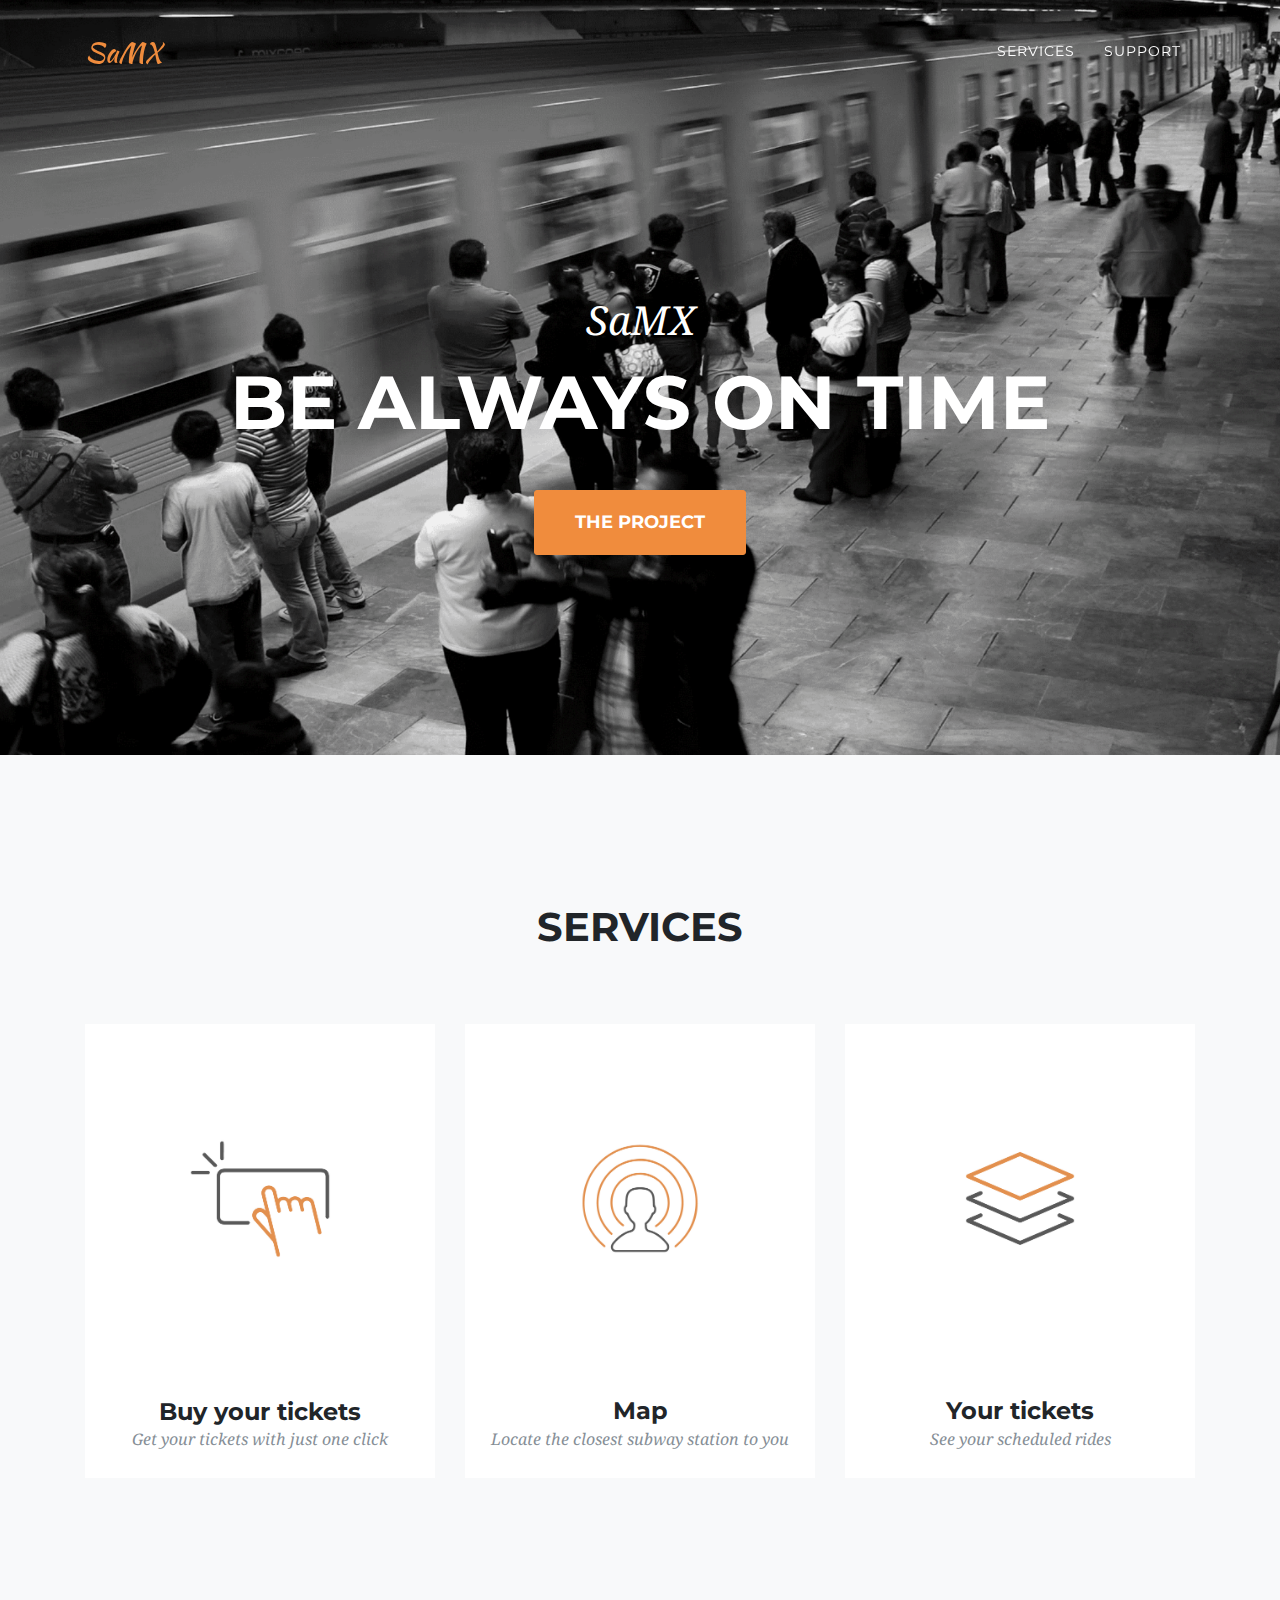
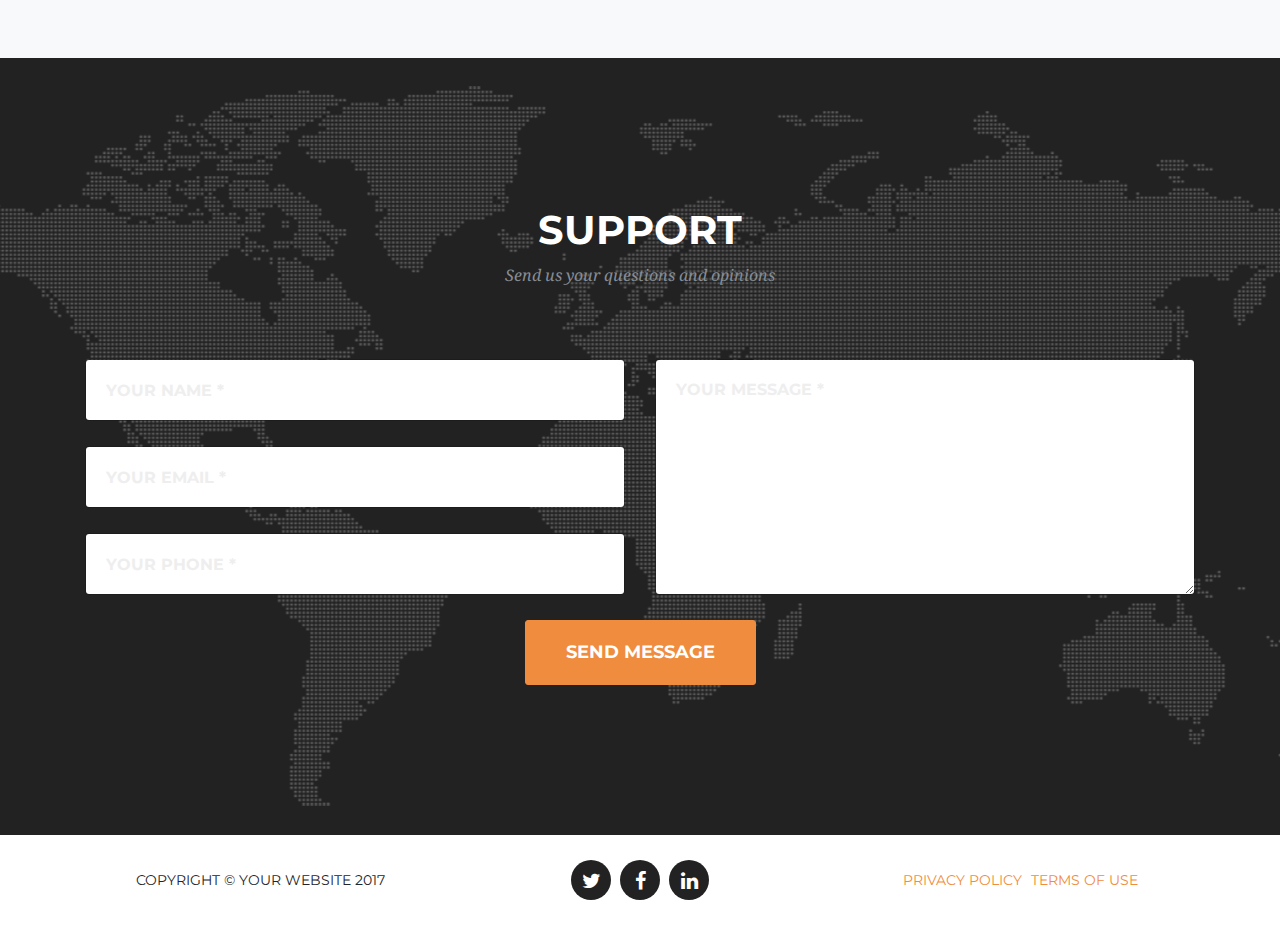
<file: LogIn/Prototype/index.html>
<!DOCTYPE html>
<html lang="en">

  <head>

    <meta charset="utf-8">
    <meta name="viewport" content="width=device-width, initial-scale=1, shrink-to-fit=no">
    <meta name="description" content="">
    <meta name="author" content="">

    <title>SaMX</title>

    <!-- Bootstrap core CSS -->
    <link href="vendor/bootstrap/css/bootstrap.min.css" rel="stylesheet">

    <!-- Custom fonts for this template -->
    <link href="vendor/font-awesome/css/font-awesome.min.css" rel="stylesheet" type="text/css">
    <link href="https://fonts.googleapis.com/css?family=Montserrat:400,700" rel="stylesheet" type="text/css">
    <link href='https://fonts.googleapis.com/css?family=Kaushan+Script' rel='stylesheet' type='text/css'>
    <link href='https://fonts.googleapis.com/css?family=Droid+Serif:400,700,400italic,700italic' rel='stylesheet' type='text/css'>
    <link href='https://fonts.googleapis.com/css?family=Roboto+Slab:400,100,300,700' rel='stylesheet' type='text/css'>

    <!-- Custom styles for this template -->
    <link href="css/agency.min.css" rel="stylesheet">

  </head>

  <body id="page-top">

    <!-- Navigation -->
    <nav class="navbar navbar-expand-lg navbar-dark fixed-top" id="mainNav">
      <div class="container">
        <a class="navbar-brand js-scroll-trigger" href="#page-top">SaMX</a>
        <button class="navbar-toggler navbar-toggler-right" type="button" data-toggle="collapse" data-target="#navbarResponsive" aria-controls="navbarResponsive" aria-expanded="false" aria-label="Toggle navigation">
          Menu
          <i class="fa fa-bars"></i>
        </button>
        <div class="collapse navbar-collapse" id="navbarResponsive">
          <ul class="navbar-nav ml-auto">
            <li class="nav-item">
              <a class="nav-link js-scroll-trigger" href="#portfolio">Services</a>
            </li>
            <li class="nav-item">
              <a class="nav-link js-scroll-trigger" href="#contact">Support</a>
            </li>
          </ul>
        </div>
      </div>
    </nav>

    <!-- Header -->
    <header class="masthead">
      <div class="container">
        <div class="intro-text">
          <div class="intro-lead-in">SaMX</div>
          <div class="intro-heading">Be always on time</div>
          <a class="btn btn-xl js-scroll-trigger" href="../SaMX.html">The project</a>
        </div>
      </div>
    </header>

    <!-- Portfolio Grid -->
    <section class="bg-light" id="portfolio">
      <div class="container">
        <div class="row">
          <div class="col-lg-12 text-center">
            <h2 class="section-heading">Services</h2>
            <h3 class="section-subheading text-muted"></h3>
          </div>
        </div>
        <div class="row">
          <div class="col-md-4 col-sm-6 portfolio-item">
            <a class="portfolio-link" data-toggle="modal" href="#portfolioModal1">
              <div class="portfolio-hover">
                <div class="portfolio-hover-content">
                  <i class="fa fa-plus fa-3x"></i>
                </div>
              </div>
              <img class="img-fluid" src="img/portfolio/icon-05.jpg" alt="">
            </a>
            <div class="portfolio-caption">
              <h4>Buy your tickets</h4>
              <p class="text-muted">Get your tickets with just one click</p>
            </div>
          </div>
          <div class="col-md-4 col-sm-6 portfolio-item">
            <a class="portfolio-link" data-toggle="modal" href="#portfolioModal2">
              <div class="portfolio-hover">
                <div class="portfolio-hover-content">
                  <i class="fa fa-plus fa-3x"></i>
                </div>
              </div>
              <img class="img-fluid" src="img/portfolio/icon-03.jpg" alt="">
            </a>
            <div class="portfolio-caption">
              <h4>Map</h4>
              <p class="text-muted">Locate the closest subway station to you</p>
            </div>
          </div>
          <div class="col-md-4 col-sm-6 portfolio-item">
            <a class="portfolio-link" data-toggle="modal" href="#portfolioModal3">
              <div class="portfolio-hover">
                <div class="portfolio-hover-content">
                  <i class="fa fa-plus fa-3x"></i>
                </div>
              </div>
              <img class="img-fluid" src="img/portfolio/icon-07.jpg" alt="">
            </a>
            <div class="portfolio-caption">
              <h4>Your tickets</h4>
              <p class="text-muted">See your scheduled rides</p>
            </div>
          </div>
          </div>
        </div>
      </div>
    </section>


    <!-- Support -->
    <section id="contact">
      <div class="container">
        <div class="row">
          <div class="col-lg-12 text-center">
            <h2 class="section-heading">Support</h2>
            <h3 class="section-subheading text-muted">Send us your questions and opinions</h3>
          </div>
        </div>
        <div class="row">
          <div class="col-lg-12">
            <form id="contactForm" name="sentMessage" novalidate>
              <div class="row">
                <div class="col-md-6">
                  <div class="form-group">
                    <input class="form-control" id="name" type="text" placeholder="Your Name *">
                    <p class="help-block text-danger"></p>
                  </div>
                  <div class="form-group">
                    <input class="form-control" id="name" type="text" placeholder="Your Email *" >
                    <p class="help-block text-danger"></p>
                  </div>
                  <div class="form-group">
                    <input class="form-control" id="phone" type="tel" placeholder="Your Phone *" >
                    <p class="help-block text-danger"></p>
                  </div>
                </div>
                <div class="col-md-6">
                  <div class="form-group">
                    <textarea class="form-control" id="message" placeholder="Your Message *" ></textarea>
                    <p class="help-block text-danger"></p>
                  </div>
                </div>
                <div class="clearfix"></div>
                <div class="col-lg-12 text-center">
                  <a class="btn btn-xl" href="../help.html">Send message</a>
                </div>
              </div>
            </form>
          </div>
        </div>
      </div>
    </section>

    <!-- Footer -->
    <footer>
      <div class="container">
        <div class="row">
          <div class="col-md-4">
            <span class="copyright">Copyright &copy; Your Website 2017</span>
          </div>
          <div class="col-md-4">
            <ul class="list-inline social-buttons">
              <li class="list-inline-item">
                <a href="#">
                  <i class="fa fa-twitter"></i>
                </a>
              </li>
              <li class="list-inline-item">
                <a href="#">
                  <i class="fa fa-facebook"></i>
                </a>
              </li>
              <li class="list-inline-item">
                <a href="#">
                  <i class="fa fa-linkedin"></i>
                </a>
              </li>
            </ul>
          </div>
          <div class="col-md-4">
            <ul class="list-inline quicklinks">
              <li class="list-inline-item">
                <a href="#">Privacy Policy</a>
              </li>
              <li class="list-inline-item">
                <a href="#">Terms of Use</a>
              </li>
            </ul>
          </div>
        </div>
      </div>
    </footer>

    <!-- Portfolio Modals -->

    <!-- Modal 1 -->
    <div class="portfolio-modal modal fade" id="portfolioModal1" tabindex="-1" role="dialog" aria-hidden="true">
      <div class="modal-dialog">
        <div class="modal-content">
          <div class="close-modal" data-dismiss="modal">
            <div class="lr">
              <div class="rl"></div>
            </div>
          </div>
          <div class="container">
            <div class="row">
              <div class="col-lg-8 mx-auto">
                <div class="modal-body">
                  <!-- Project Details Go Here -->
                  <h2>Passenger's Information</h2>
                  <p class="item-intro text-muted">Introduce the information of the passenger</p>
                  <form id="contactForm" name="sentMessage" novalidate>
                    <div align="center">
                      <div class="col-md-6" align="center">
                        <div class="form-group">
                          <input class="form-control" id="phone" type="tel" placeholder="Name *">
                          <p class="help-block text-danger"></p>
                        </div>
                        <div class="form-group">
                          <input class="form-control" id="phone" type="tel" placeholder="Last name *">
                          <p class="help-block text-danger"></p>
                        </div>
                        <div class="form-group">
                          <input class="form-control" id="phone" type="tel" placeholder="Email *">
                          <p class="help-block text-danger"></p>
                        </div>
                        <div class="form-group">
                          <input class="form-control" id="name" type="text" placeholder="Departure Station *">
                          <p class="help-block text-danger"></p>
                        </div>
                        <div class="form-group">
                          <input class="form-control" id="phone" type="tel" placeholder="Arrival Station *">
                          <p class="help-block text-danger"></p>
                        </div>
                        <div class="form-group">
                          <input class="form-control" id="phone" type="tel" placeholder="Credit/Debit Card *">
                          <p class="help-block text-danger"></p>
                        </div>
                        <div class="form-group">
                          <input class="form-control" id="phone" type="tel" placeholder="Security number *">
                          <p class="help-block text-danger"></p>
                        </div>
                        <div class="clearfix"></div>
                          <a class="btn btn-xl" href="/pdfs/ticket.pdf" download="ticket.pdf">Buy Ticket</a>
                        </div>
                      </div>
                  </form>
                </div>
              </div>
            </div>
          </div>
        </div>
      </div>
    </div>


    <!-- Modal 2 -->
    <div class="portfolio-modal modal fade" id="portfolioModal2" tabindex="-1" role="dialog" aria-hidden="true">
      <div class="modal-dialog">
        <div class="modal-content">
          <div class="close-modal" data-dismiss="modal">
            <div class="lr">
              <div class="rl"></div>
            </div>
          </div>
          <div align="center">
            <iframe src="https://www.google.com/maps/embed?pb=!1m10!1m8!1m3!1d120405.51977016454!2d-99.13367974268111!3d19.42655161155165!3m2!1i1024!2i768!4f13.1!5e0!3m2!1ses-419!2smx!4v1511314045850" width="800" height="600" frameborder="0" style="border:0" allowfullscreen></iframe>
            </div>
        </div>
      </div>
    </div>


    <!-- Modal 3 -->
    <div class="portfolio-modal modal fade" id="portfolioModal3" tabindex="-1" role="dialog" aria-hidden="true">
      <div class="modal-dialog">
        <div class="modal-content">
          <div class="close-modal" data-dismiss="modal">
            <div class="lr">
              <div class="rl"></div>
            </div>
          </div>
          <div class="container">
            <div class="row">
              <div class="col-lg-8 mx-auto">
                <div class="modal-body">
                  <!-- Project Details Go Here -->
                  <h2>Your Tickets</h2>
                  <img class="img-fluid" src="img/portfolio/ticket.jpg" alt=""  height=700px   width=300px>
                </div>
              </div>
            </div>
          </div>
        </div>
      </div>
    </div>



    <!-- Bootstrap core JavaScript -->
    <script src="vendor/jquery/jquery.min.js"></script>
    <script src="vendor/popper/popper.min.js"></script>
    <script src="vendor/bootstrap/js/bootstrap.min.js"></script>

    <!-- Plugin JavaScript -->
    <script src="vendor/jquery-easing/jquery.easing.min.js"></script>

    <!-- Contact form JavaScript -->
    <script src="js/jqBootstrapValidation.js"></script>
    <script src="js/contact_me.js"></script>

    <!-- Custom scripts for this template -->
    <script src="js/agency.min.js"></script>

  </body>

</html>
</file>
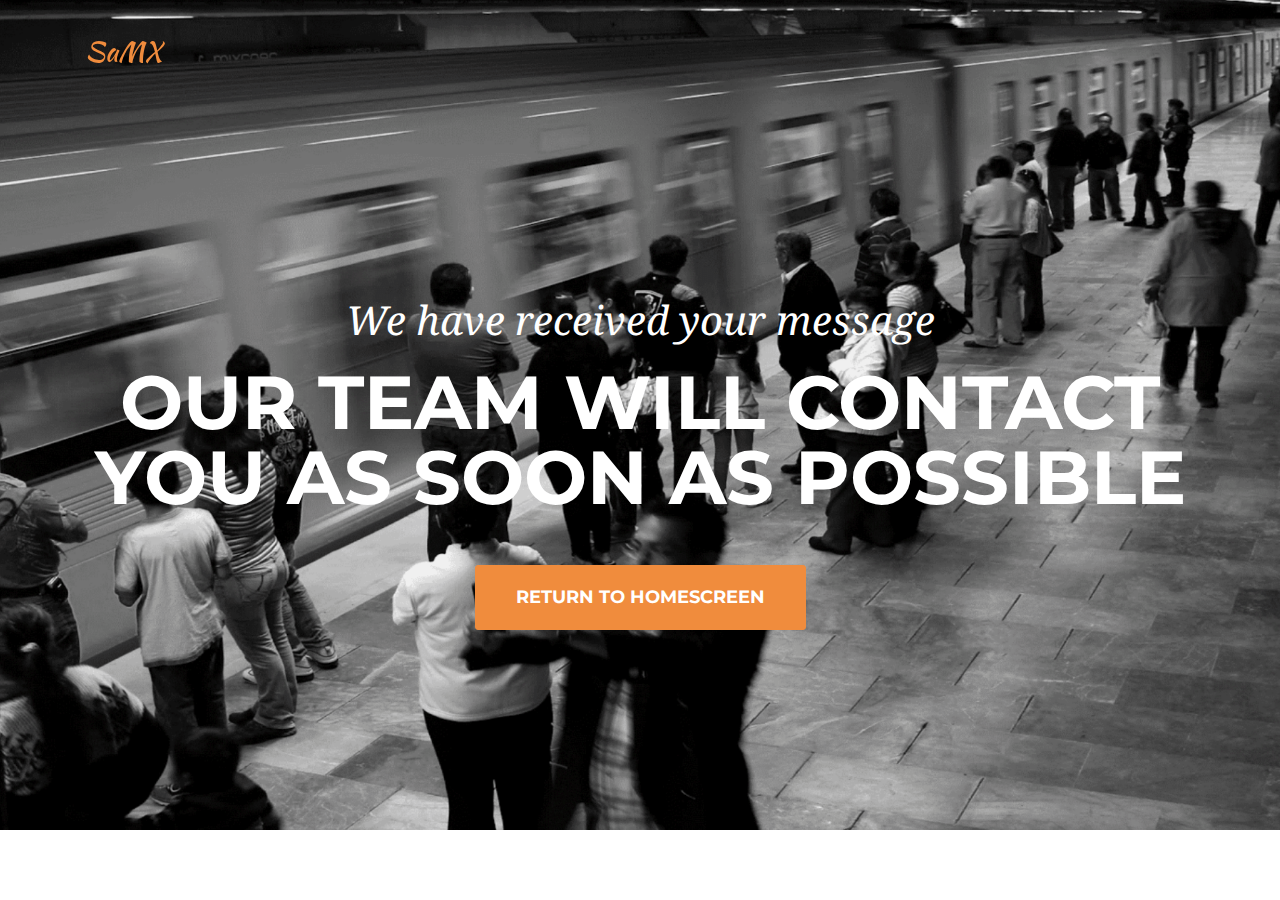
<file: LogIn/help.html>
<!DOCTYPE html>
<html lang="en">

  <head>

    <meta charset="utf-8">
    <meta name="viewport" content="width=device-width, initial-scale=1, shrink-to-fit=no">
    <meta name="description" content="">
    <meta name="author" content="">

    <title>SaMX</title>

    <!-- Bootstrap core CSS -->
    <link href="vendor/bootstrap/css/bootstrap.min.css" rel="stylesheet">

    <!-- Custom fonts for this template -->
    <link href="vendor/font-awesome/css/font-awesome.min.css" rel="stylesheet" type="text/css">
    <link href="https://fonts.googleapis.com/css?family=Montserrat:400,700" rel="stylesheet" type="text/css">
    <link href='https://fonts.googleapis.com/css?family=Kaushan+Script' rel='stylesheet' type='text/css'>
    <link href='https://fonts.googleapis.com/css?family=Droid+Serif:400,700,400italic,700italic' rel='stylesheet' type='text/css'>
    <link href='https://fonts.googleapis.com/css?family=Roboto+Slab:400,100,300,700' rel='stylesheet' type='text/css'>

    <!-- Custom styles for this template -->
    <link href="css/agency.min.css" rel="stylesheet">

  </head>

  <body id="page-top">

    <!-- Navigation -->
    <nav class="navbar navbar-expand-lg navbar-dark fixed-top" id="mainNav">
      <div class="container">
        <a class="navbar-brand js-scroll-trigger" href="#page-top">SaMX</a>
      </div>
    </nav>

    <!-- Header -->
    <header class="masthead">
      <div class="container">
        <div class="intro-text">
          <div class="intro-lead-in">We have received your message</div>
          <div class="intro-heading">Our team will contact you as soon as possible</div>
          <a class="btn btn-xl js-scroll-trigger" href="Prototype/index.html">Return to homescreen</a>
        </div>
      </div>
    </header>


    <!-- Bootstrap core JavaScript -->
    <script src="vendor/jquery/jquery.min.js"></script>
    <script src="vendor/popper/popper.min.js"></script>
    <script src="vendor/bootstrap/js/bootstrap.min.js"></script>

    <!-- Plugin JavaScript -->
    <script src="vendor/jquery-easing/jquery.easing.min.js"></script>

    <!-- Contact form JavaScript -->
    <script src="js/jqBootstrapValidation.js"></script>
    <script src="js/contact_me.js"></script>

    <!-- Custom scripts for this template -->
    <script src="js/agency.min.js"></script>

  </body>

</html>
</file>
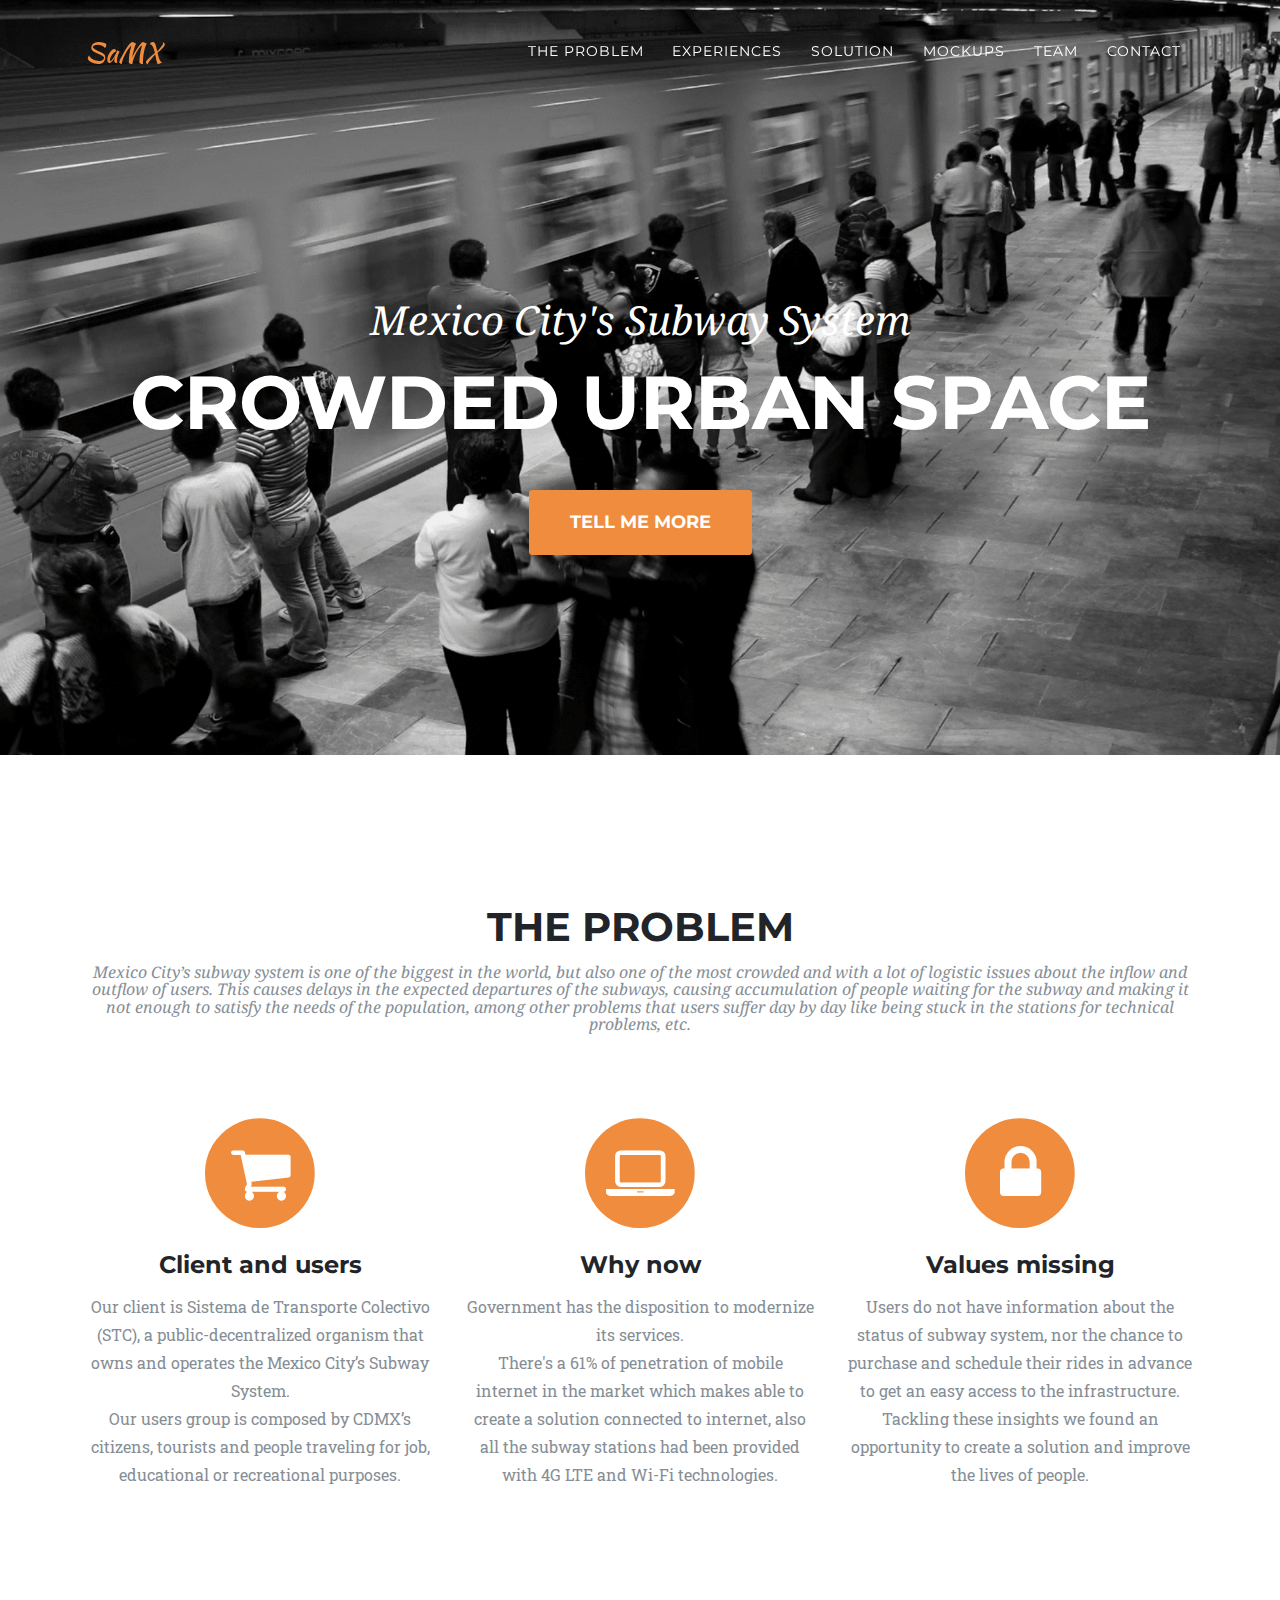
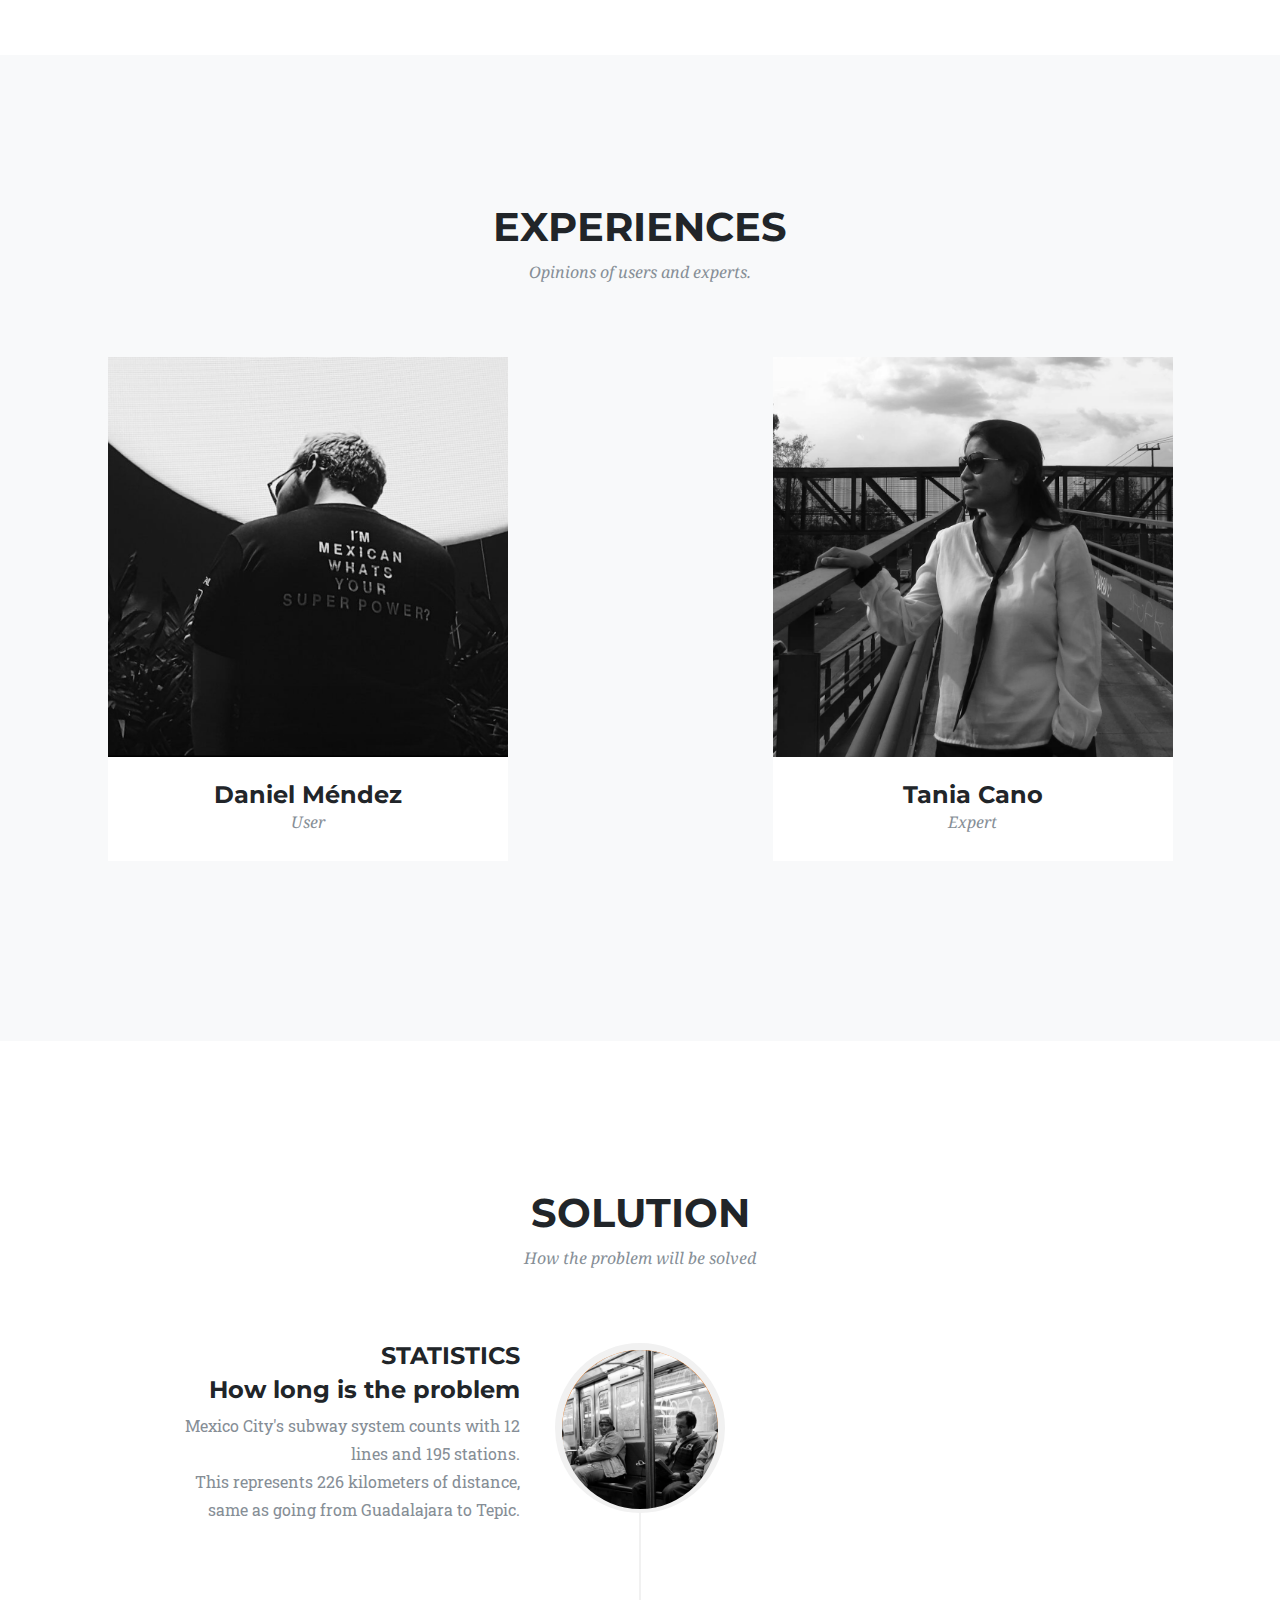
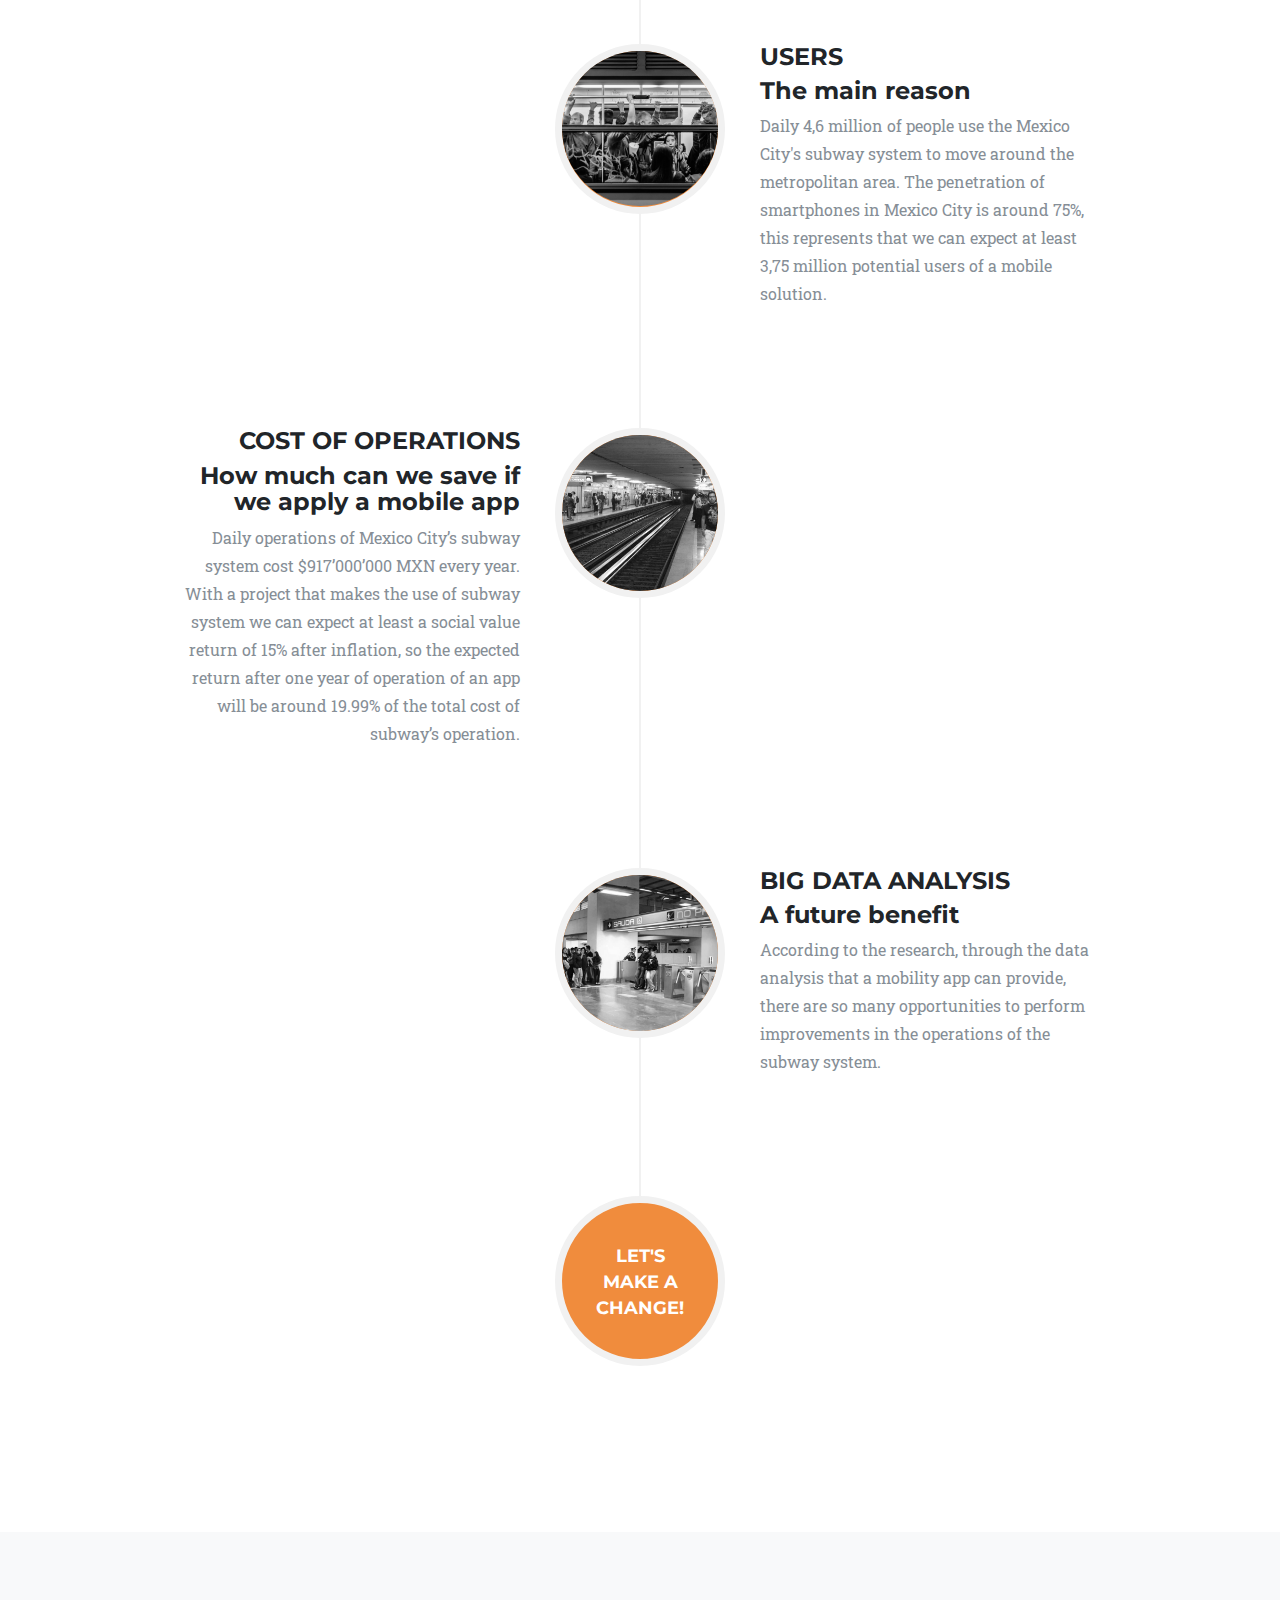
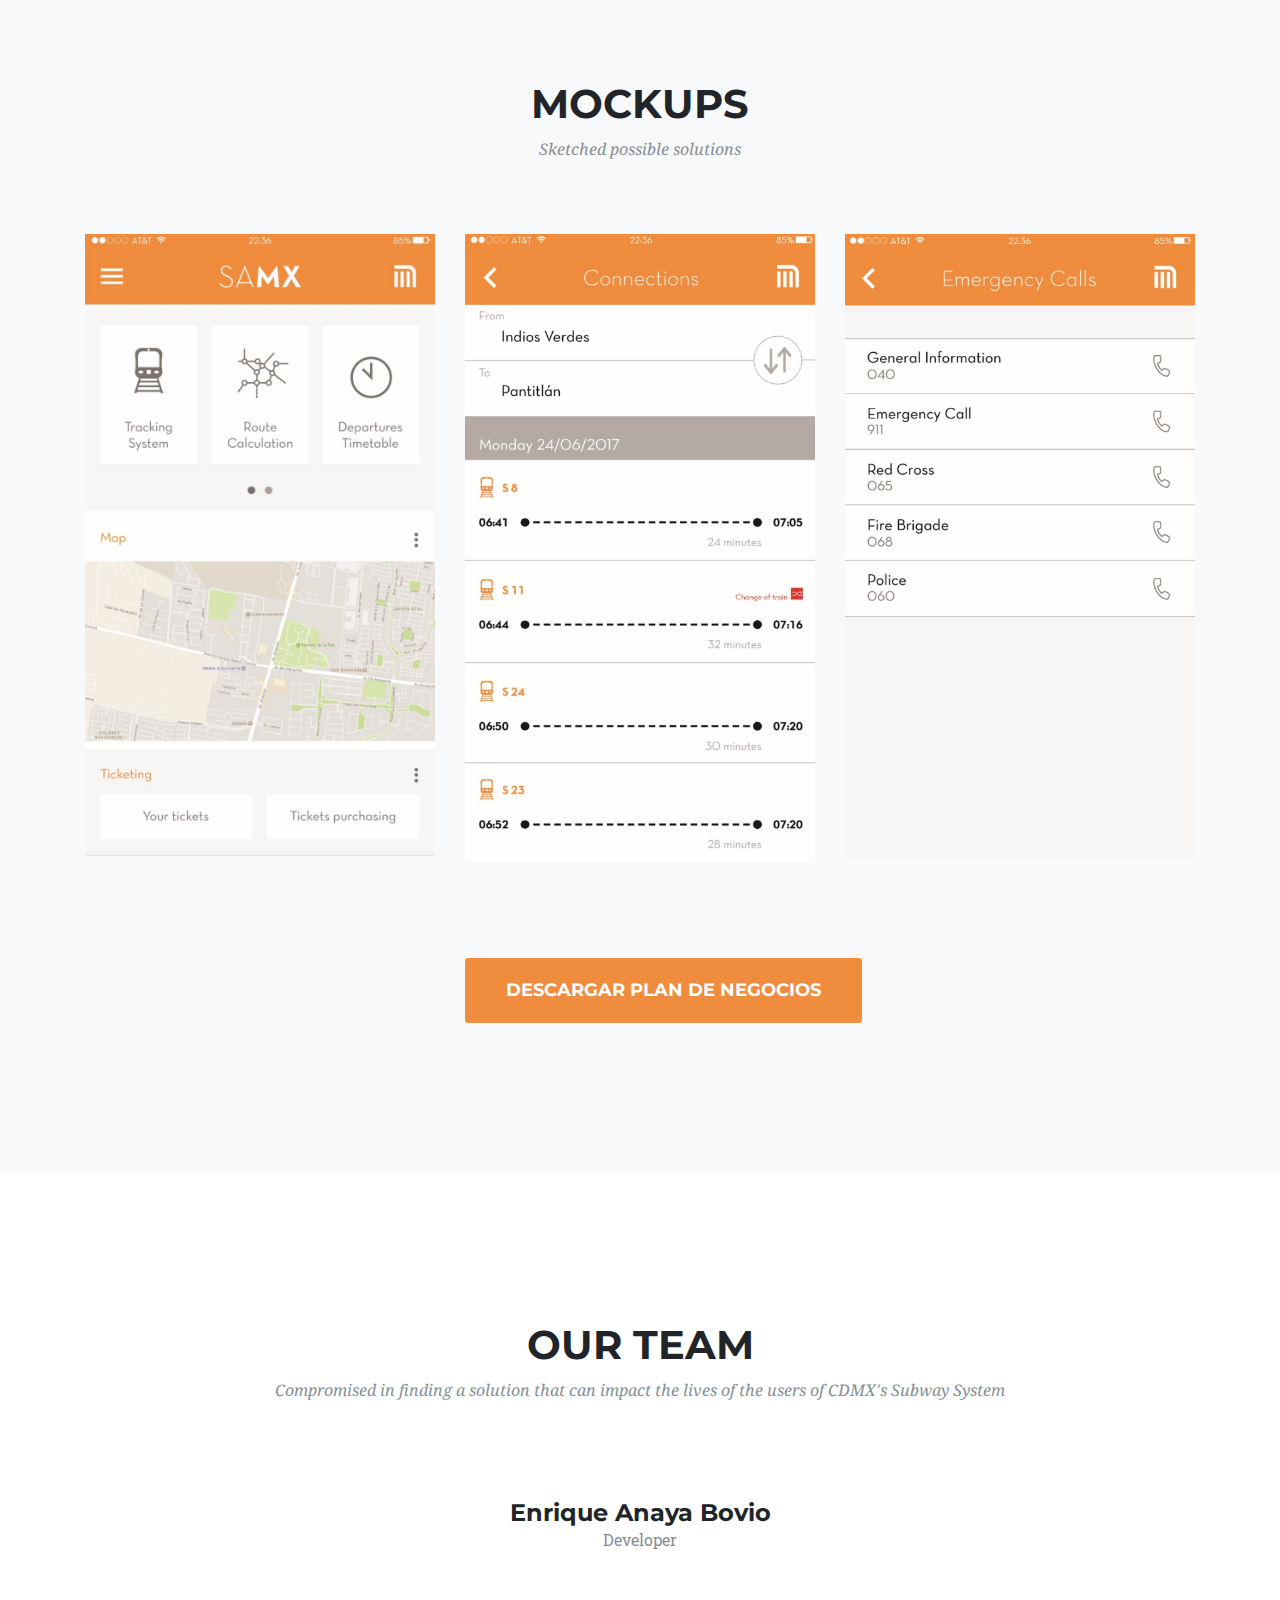
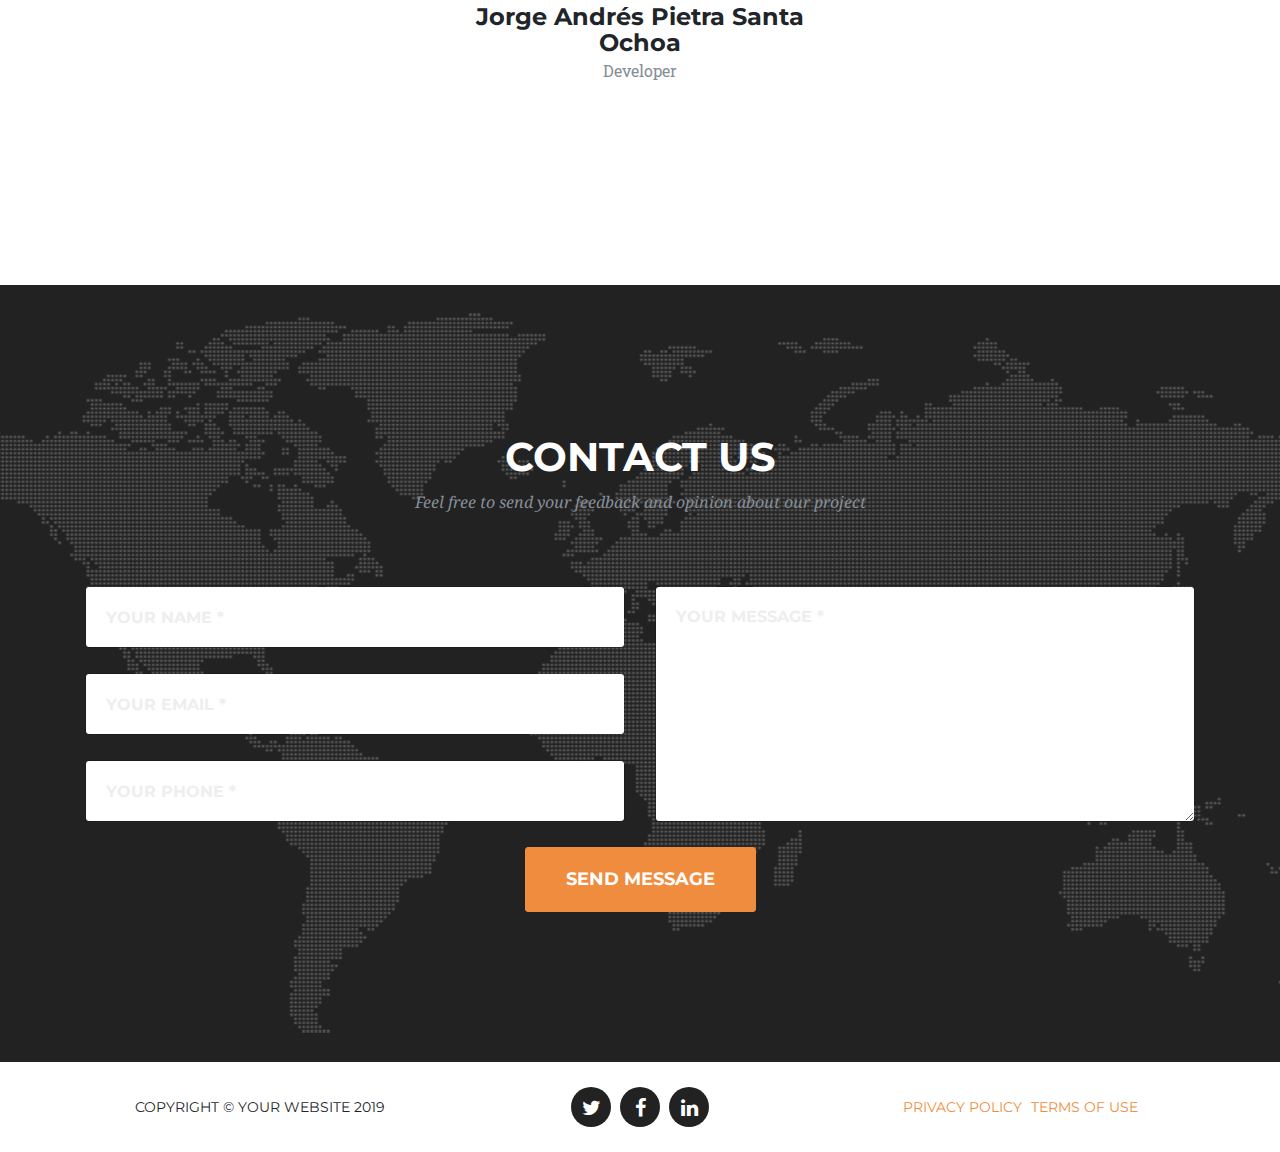
<file: LogIn/SaMX.html>
<!DOCTYPE html>
<html lang="en">

  <head>

    <meta charset="utf-8">
    <meta name="viewport" content="width=device-width, initial-scale=1, shrink-to-fit=no">
    <meta name="description" content="">
    <meta name="author" content="">

    <title>SaMX</title>

    <!-- Bootstrap core CSS -->
    <link href="vendor/bootstrap/css/bootstrap.min.css" rel="stylesheet">

    <!-- Custom fonts for this template -->
    <link href="vendor/font-awesome/css/font-awesome.min.css" rel="stylesheet" type="text/css">
    <link href="https://fonts.googleapis.com/css?family=Montserrat:400,700" rel="stylesheet" type="text/css">
    <link href='https://fonts.googleapis.com/css?family=Kaushan+Script' rel='stylesheet' type='text/css'>
    <link href='https://fonts.googleapis.com/css?family=Droid+Serif:400,700,400italic,700italic' rel='stylesheet' type='text/css'>
    <link href='https://fonts.googleapis.com/css?family=Roboto+Slab:400,100,300,700' rel='stylesheet' type='text/css'>

    <!-- Custom styles for this template -->
    <link href="css/agency.min.css" rel="stylesheet">

  </head>

  <body id="page-top">

    <!-- Navigation -->
    <nav class="navbar navbar-expand-lg navbar-dark fixed-top" id="mainNav">
      <div class="container">
        <a class="navbar-brand js-scroll-trigger" href="#page-top">SaMX</a>
        <button class="navbar-toggler navbar-toggler-right" type="button" data-toggle="collapse" data-target="#navbarResponsive" aria-controls="navbarResponsive" aria-expanded="false" aria-label="Toggle navigation">
          Menu
          <i class="fa fa-bars"></i>
        </button>
        <div class="collapse navbar-collapse" id="navbarResponsive">
          <ul class="navbar-nav ml-auto">
            <li class="nav-item">
              <a class="nav-link js-scroll-trigger" href="#services">The Problem</a>
            </li>
            <li class="nav-item">
              <a class="nav-link js-scroll-trigger" href="#portfolio">Experiences</a>
            </li>
            <li class="nav-item">
              <a class="nav-link js-scroll-trigger" href="#about">Solution</a>
            </li>
            <li class="nav-item">
              <a class="nav-link js-scroll-trigger" href="#mockups">Mockups</a>
            </li>
            <li class="nav-item">
              <a class="nav-link js-scroll-trigger" href="#team">Team</a>
            </li>
            <li class="nav-item">
              <a class="nav-link js-scroll-trigger" href="#contact">Contact</a>
            </li>
          </ul>
        </div>
      </div>
    </nav>

    <!-- Header -->
    <header class="masthead">
      <div class="container">
        <div class="intro-text">
          <div class="intro-lead-in">Mexico City's Subway System</div>
          <div class="intro-heading">Crowded urban space</div>
          <a class="btn btn-xl js-scroll-trigger" href="#services">Tell Me More</a>
        </div>
      </div>
    </header>

    <!-- Services -->
    <section id="services">
      <div class="container">
        <div class="row">
          <div class="col-lg-12 text-center">
            <h2 class="section-heading">The problem</h2>
            <h3 class="section-subheading text-muted">Mexico City’s subway system is one of the biggest in the world, but also one of the most crowded and with a lot of logistic issues about the inflow and outflow of users. This causes delays in the expected departures of the subways, causing accumulation of people waiting for the subway and making it not enough to satisfy the needs of the population, among other problems that users suffer day by day like being stuck in the stations for technical problems, etc. </h3>
          </div>
        </div>
        <div class="row text-center">
          <div class="col-md-4">
            <span class="fa-stack fa-4x">
              <i class="fa fa-circle fa-stack-2x text-primary"></i>
              <i class="fa fa-shopping-cart fa-stack-1x fa-inverse"></i>
            </span>
            <h4 class="service-heading">Client and users</h4>
            <p class="text-muted">Our client is Sistema de Transporte Colectivo (STC), a public-decentralized organism that owns and operates the Mexico City’s Subway System.
            <br>Our users group is composed by CDMX’s citizens, tourists and people traveling for job, educational or recreational purposes.</br> </p>
          </div>
          <div class="col-md-4">
            <span class="fa-stack fa-4x">
              <i class="fa fa-circle fa-stack-2x text-primary"></i>
              <i class="fa fa-laptop fa-stack-1x fa-inverse"></i>
            </span>
            <h4 class="service-heading">Why now</h4>
            <p class="text-muted">Government has the disposition to modernize its services.
              <br> There's a 61% of penetration of mobile internet in the market which makes able to create a solution connected to internet, also all the subway stations had been provided with 4G LTE and Wi-Fi technologies.
            </p>
          </div>
          <div class="col-md-4">
            <span class="fa-stack fa-4x">
              <i class="fa fa-circle fa-stack-2x text-primary"></i>
              <i class="fa fa-lock fa-stack-1x fa-inverse"></i>
            </span>
            <h4 class="service-heading">Values missing</h4>
            <p class="text-muted">Users do not have information about the status of subway system, nor the chance to purchase and schedule their rides in advance to get an easy access to the infrastructure.
              <br> Tackling these insights we found an opportunity to create a solution and improve the lives of people.</br></p>
          </div>
        </div>
      </div>
    </section>

    <!-- Portfolio Grid -->
    <section class="bg-light" id="portfolio">
      <div class="container">
        <div class="row">
          <div class="col-lg-12 text-center">
            <h2 class="section-heading">Experiences</h2>
            <h3 class="section-subheading text-muted">Opinions of users and experts.</h3>
          </div>
        </div>
        <div class="row">
          <div class="col-md-5 col-sm-7 portfolio-item">
            <a class="portfolio-link" data-toggle="modal" href="#portfolioModal1">
              <div class="portfolio-hover">
                <div class="portfolio-hover-content">
                  <i class="fa fa-plus fa-3x"></i>
                </div>
              </div>
              <img class="img-fluid" src="img/portfolio/dani.jpg" alt="">
            </a>
            <div class="portfolio-caption">
              <h4>Daniel Méndez</h4>
              <p class="text-muted">User</p>
            </div>
          </div>
          <div class="col-md-2 col-sm-4 portfolio-item">  </div>
          <div class="col-md-5 col-sm-7 portfolio-item">
            <a class="portfolio-link" data-toggle="modal" href="#portfolioModal3">
              <div class="portfolio-hover">
                <div class="portfolio-hover-content">
                  <i class="fa fa-plus fa-3x"></i>
                </div>
              </div>
              <img class="img-fluid" src="img/portfolio/tania.jpg" alt="">
            </a>
            <div class="portfolio-caption">
              <h4>Tania Cano</h4>
              <p class="text-muted">Expert</p>
            </div>
          </div>
          </div>
        </div>
      </div>
    </section>

    <!-- About -->
    <section id="about">
      <div class="container">
        <div class="row">
          <div class="col-lg-12 text-center">
            <h2 class="section-heading">Solution</h2>
            <h3 class="section-subheading text-muted">How the problem will be solved</h3>
          </div>
        </div>
        <div class="row">
          <div class="col-lg-12">
            <ul class="timeline">
              <li>
                <div class="timeline-image">
                  <img class="rounded-circle img-fluid" src="img/about/1.jpg" alt="">
                </div>
                <div class="timeline-panel">
                  <div class="timeline-heading">
                    <h4>Statistics</h4>
                    <h4 class="subheading">How long is the problem</h4>
                  </div>
                  <div class="timeline-body">
                    <p class="text-muted">Mexico City's subway system counts with 12 lines and 195 stations.
                    <br>This represents 226 kilometers of distance, same as going from Guadalajara to Tepic.</br></p>
                  </div>
                </div>
              </li>
              <li class="timeline-inverted">
                <div class="timeline-image">
                  <img class="rounded-circle img-fluid" src="img/about/2.jpg" alt="">
                </div>
                <div class="timeline-panel">
                  <div class="timeline-heading">
                    <h4>Users</h4>
                    <h4 class="subheading">The main reason</h4>
                  </div>
                  <div class="timeline-body">
                    <p class="text-muted">Daily 4,6 million of people use the Mexico City's subway system to move around the metropolitan area. The penetration of smartphones in Mexico City is around 75%, this represents that we can expect at least 3,75 million potential users of a mobile solution.</p>
                  </div>
                </div>
              </li>
              <li>
                <div class="timeline-image">
                  <img class="rounded-circle img-fluid" src="img/about/3.jpg" alt="">
                </div>
                <div class="timeline-panel">
                  <div class="timeline-heading">
                    <h4>Cost of operations</h4>
                    <h4 class="subheading">How much can we save if we apply a mobile app</h4>
                  </div>
                  <div class="timeline-body">
                    <p class="text-muted">Daily operations of Mexico City’s subway system cost $917’000’000 MXN every year. With a project that makes the use of subway system we can expect at least a social value return of 15% after inflation, so the expected return after one year of operation of an app will be around 19.99% of the total cost of subway’s operation.</p>
                  </div>
                </div>
              </li>
              <li class="timeline-inverted">
                <div class="timeline-image">
                  <img class="rounded-circle img-fluid" src="img/about/4.jpg" alt="">
                </div>
                <div class="timeline-panel">
                  <div class="timeline-heading">
                    <h4>Big data analysis</h4>
                    <h4 class="subheading">A future benefit</h4>
                  </div>
                  <div class="timeline-body">
                    <p class="text-muted">According to the research, through the data analysis that a mobility app can provide, there are so many opportunities to perform improvements in the operations of the subway system.</p>
                  </div>
                </div>
              </li>
              <li class="timeline-inverted">
                <div class="timeline-image">
                  <h4>Let's
                    <br>make a
                    <br>Change!</h4>
                </div>
              </li>
            </ul>
          </div>
        </div>
      </div>
    </section>

    <!-- Mockups -->
    <section class="bg-light" id="mockups">
      <div class="container">
        <div class="row">
          <div class="col-lg-12 text-center">
            <h2 class="section-heading">Mockups</h2>
            <h3 class="section-subheading text-muted">Sketched possible solutions</h3>
          </div>
        </div>
        <div class="row">
          <div class="col-md-4 col-sm-6 portfolio-item">
              <img class="img-fluid" src="img/portfolio/mock1.jpg" alt="">
          </div>
          <div class="col-md-4 col-sm-6 portfolio-item">
              <img class="img-fluid" src="img/portfolio/mock2.jpg" alt="">
          </div>
          <div class="col-md-4 col-sm-6 portfolio-item">
              <img class="img-fluid" src="img/portfolio/mock3.jpg" alt="">
          </div>
          <div class="col-md-4 col-sm-6 portfolio-item">
          </div>
          <div class="col-md-4 col-sm-6 portfolio-item">
            <br></br>
            <br></br>
              <a class="btn btn-xl"  href="/Users/enriquebovio/Desktop/ebovio.github.io/pdfs/SaMX.pdf" download="SaMX.pdf"><center>Descargar Plan de Negocios</center></a>
          </div>
          <div class="col-md-4 col-sm-6 portfolio-item">
          </div>
          </div>
        </div>
      </div>
    </section>

    <!-- Team -->
    <section id="team">
      <div class="container">
        <div class="row">
          <div class="col-lg-12 text-center">
            <h2 class="section-heading">Our Team</h2>
            <h3 class="section-subheading text-muted">Compromised in finding a solution that can impact the lives of the users of CDMX's Subway System</h3>
          </div>
        </div>
        <div class="row">
          <div class="col-sm-4">
          </div>
          <div class="col-sm-4">
            <div class="team-member">
            <!-- Team  <img class="mx-auto rounded-circle" src="img/team/2.jpg" alt="">-->
              <h4>Enrique Anaya Bovio</h4>
              <p class="text-muted">Developer</p>
            <!--   <ul class="list-inline social-buttons">
                <li class="list-inline-item">
                  <a href="#">
                    <i class="fa fa-twitter"></i>
                  </a>
                </li>
                <li class="list-inline-item">
                  <a href="#">
                    <i class="fa fa-facebook"></i>
                  </a>
                </li>
                <li class="list-inline-item">
                  <a href="#">
                    <i class="fa fa-linkedin"></i>
                  </a>
                </li>
              </ul>-->
            </div>
            <div class="team-member">
        <!-- Team     <img class="mx-auto rounded-circle" src="img/team/1.jpg" alt=""> -->
              <h4>Jorge Andrés Pietra Santa Ochoa</h4>
              <p class="text-muted">Developer</p>
              <!--  <ul class="list-inline social-buttons">
                <li class="list-inline-item">
                  <a href="#">
                    <i class="fa fa-twitter"></i>
                  </a>
                </li>
                <li class="list-inline-item">
                  <a href="#">
                    <i class="fa fa-facebook"></i>
                  </a>
                </li>
                <li class="list-inline-item">
                  <a href="#">
                    <i class="fa fa-linkedin"></i>
                  </a>
                </li>
              </ul>-->
            </div>
          </div>
          <div class="col-sm-4">
          </div>
        </div>
        <div class="row">
        </div>
      </div>
    </section>


    <!-- Contact -->
    <section id="contact">
      <div class="container">
        <div class="row">
          <div class="col-lg-12 text-center">
            <h2 class="section-heading">Contact Us</h2>
            <h3 class="section-subheading text-muted">Feel free to send your feedback and opinion about our project</h3>
          </div>
        </div>
        <div class="row">
          <div class="col-lg-12">
            <form id="contactForm" name="sentMessage" novalidate>
              <div class="row">
                <div class="col-md-6">
                  <div class="form-group">
                    <input class="form-control" id="name" type="text" placeholder="Your Name *" required data-validation-required-message="Please enter your name.">
                    <p class="help-block text-danger"></p>
                  </div>
                  <div class="form-group">
                    <input class="form-control" id="email" type="email" placeholder="Your Email *" required data-validation-required-message="Please enter your email address.">
                    <p class="help-block text-danger"></p>
                  </div>
                  <div class="form-group">
                    <input class="form-control" id="phone" type="tel" placeholder="Your Phone *" required data-validation-required-message="Please enter your phone number.">
                    <p class="help-block text-danger"></p>
                  </div>
                </div>
                <div class="col-md-6">
                  <div class="form-group">
                    <textarea class="form-control" id="message" placeholder="Your Message *" required data-validation-required-message="Please enter a message."></textarea>
                    <p class="help-block text-danger"></p>
                  </div>
                </div>
                <div class="clearfix"></div>
                <div class="col-lg-12 text-center">
                  <div id="success"></div>
                  <button id="sendMessageButton" class="btn btn-xl" type="submit">Send Message</button>
                </div>
              </div>
            </form>
          </div>
        </div>
      </div>
    </section>

    <!-- Footer -->
    <footer>
      <div class="container">
        <div class="row">
          <div class="col-md-4">
            <span class="copyright">Copyright &copy; Your Website 2019</span>
          </div>
          <div class="col-md-4">
            <ul class="list-inline social-buttons">
              <li class="list-inline-item">
                <a href="#">
                  <i class="fa fa-twitter"></i>
                </a>
              </li>
              <li class="list-inline-item">
                <a href="#">
                  <i class="fa fa-facebook"></i>
                </a>
              </li>
              <li class="list-inline-item">
                <a href="#">
                  <i class="fa fa-linkedin"></i>
                </a>
              </li>
            </ul>
          </div>
          <div class="col-md-4">
            <ul class="list-inline quicklinks">
              <li class="list-inline-item">
                <a href="#">Privacy Policy</a>
              </li>
              <li class="list-inline-item">
                <a href="#">Terms of Use</a>
              </li>
            </ul>
          </div>
        </div>
      </div>
    </footer>

    <!-- Portfolio Modals -->

    <!-- Modal 1 -->
    <div class="portfolio-modal modal fade" id="portfolioModal1" tabindex="-1" role="dialog" aria-hidden="true">
      <div class="modal-dialog">
        <div class="modal-content">
          <div class="close-modal" data-dismiss="modal">
            <div class="lr">
              <div class="rl"></div>
            </div>
          </div>
          <div class="container">
            <div class="row">
              <div class="col-lg-8 mx-auto">
                <div class="modal-body">
                  <!-- Project Details Go Here -->
                  <h2>Daniel Méndez</h2>
                  <p class="item-intro text-muted">Student</p>
                  <p>It is a fact that the metro is a very clear sign of corruption in our country. There have been increases in rates with the promise to improve facilities and service, but have remained only in promises that do not seem to have a near future to meet.
                    <br>On the contrary; The facilities and the service over time become unusable and do not cater to the number of people who use it. As an example, a route that normally takes 30 minutes in a peak hour can become a martyr of 2 hours (or more).
                    <br>The model we have is very good, but lack of maintenance and incorrect ways of operating system make the desired results unobtainable.</br>
                  </p>
                  <button class="btn btn-primary" data-dismiss="modal" type="button">
                    <i class="fa fa-times"></i>
                    Close</button>
                </div>
              </div>
            </div>
          </div>
        </div>
      </div>
    </div>

    <!-- Modal 3 -->
    <div class="portfolio-modal modal fade" id="portfolioModal3" tabindex="-1" role="dialog" aria-hidden="true">
      <div class="modal-dialog">
        <div class="modal-content">
          <div class="close-modal" data-dismiss="modal">
            <div class="lr">
              <div class="rl"></div>
            </div>
          </div>
          <div class="container">
            <div class="row">
              <div class="col-lg-8 mx-auto">
                <div class="modal-body">
                  <!-- Project Details Go Here -->
                  <h2>Tania Cano</h2>
                  <p class="item-intro text-muted">Architect</p>
                  <p>Mexico's city subway system was revolutionary in the past, having one of the largest metros in the world was a hope for the country. Mexico used to be compared with another big cities and the expectatives of growth were high, unfortunately the lack of maintance have kept the project stuck. <br> Compared to other metro systems like the swiss or the spanish, our metro system has no technology implementation.
                    <br>I believe the metro needs to change some of its practices and provide a trusting service to the users. It is very difficult to recommend to a visitor to try the traumatic experience of moving by the subway.</br>
                  </p>
                  <button class="btn btn-primary" data-dismiss="modal" type="button">
                    <i class="fa fa-times"></i>
                    Close</button>
                </div>
              </div>
            </div>
          </div>
        </div>
      </div>
    </div>



    <!-- Bootstrap core JavaScript -->
    <script src="vendor/jquery/jquery.min.js"></script>
    <script src="vendor/popper/popper.min.js"></script>
    <script src="vendor/bootstrap/js/bootstrap.min.js"></script>

    <!-- Plugin JavaScript -->
    <script src="vendor/jquery-easing/jquery.easing.min.js"></script>

    <!-- Contact form JavaScript -->
    <script src="js/jqBootstrapValidation.js"></script>
    <script src="js/contact_me.js"></script>

    <!-- Custom scripts for this template -->
    <script src="js/agency.min.js"></script>

  </body>

</html>
</file>
<file: css/agency.min.css>
/*!
 * Start Bootstrap - Agency v4.0.0-beta (http://startbootstrap.com/template-overviews/agency)
 * Copyright 2013-2017 Start Bootstrap
 * Licensed under MIT (https://github.com/BlackrockDigital/startbootstrap-agency/blob/master/LICENSE)
 */body{overflow-x:hidden;font-family:'Roboto Slab','Helvetica Neue',Helvetica,Arial,sans-serif}p{line-height:1.75}a{color:#fed136}a.active,a:active,a:focus,a:hover{color:#fec503}h1,h2,h3,h4,h5,h6{font-weight:700;font-family:Montserrat,'Helvetica Neue',Helvetica,Arial,sans-serif;text-transform:uppercase}section{padding:100px 0}section h2.section-heading{font-size:40px;margin-top:0;margin-bottom:15px}section h3.section-subheading{font-size:16px;font-weight:400;font-style:italic;margin-bottom:75px;text-transform:none;font-family:'Droid Serif','Helvetica Neue',Helvetica,Arial,sans-serif}@media (min-width:768px){section{padding:150px 0}}::-moz-selection{background:#fed136;text-shadow:none}::selection{background:#fed136;text-shadow:none}img::selection{background:0 0}img::-moz-selection{background:0 0}body{-webkit-tap-highlight-color:#fed136}#mainNav{background-color:#222}#mainNav .navbar-toggler{font-size:12px;right:0;padding:13px;text-transform:uppercase;color:#fff;border:0;background-color:#fed136;font-family:Montserrat,'Helvetica Neue',Helvetica,Arial,sans-serif;text-transform:uppercase}#mainNav .navbar-brand{color:#fed136;font-family:'Kaushan Script','Helvetica Neue',Helvetica,Arial,cursive}#mainNav .navbar-brand.active,#mainNav .navbar-brand:active,#mainNav .navbar-brand:focus,#mainNav .navbar-brand:hover{color:#fec503}#mainNav .navbar-nav .nav-item .nav-link{font-size:90%;font-weight:400;padding:.75em 0;letter-spacing:1px;color:#fff;font-family:Montserrat,'Helvetica Neue',Helvetica,Arial,sans-serif;text-transform:uppercase}#mainNav .navbar-nav .nav-item .nav-link.active,#mainNav .navbar-nav .nav-item .nav-link:hover{color:#fed136}@media (min-width:992px){#mainNav{padding-top:25px;padding-bottom:25px;-webkit-transition:padding-top .3s,padding-bottom .3s;-moz-transition:padding-top .3s,padding-bottom .3s;transition:padding-top .3s,padding-bottom .3s;border:none;background-color:transparent}#mainNav .navbar-brand{font-size:1.75em;-webkit-transition:all .3s;-moz-transition:all .3s;transition:all .3s}#mainNav .navbar-nav .nav-item .nav-link{padding:1.1em 1em!important}#mainNav.navbar-shrink{padding-top:0;padding-bottom:0;background-color:#222}#mainNav.navbar-shrink .navbar-brand{font-size:1.25em;padding:12px 0}}header.masthead{text-align:center;color:#fff;background-image:url(../img/metro.png);background-repeat:no-repeat;background-attachment:scroll;background-position:center center;-webkit-background-size:cover;-moz-background-size:cover;-o-background-size:cover;background-size:cover}header.masthead .intro-text{padding-top:150px;padding-bottom:100px}header.masthead .intro-text .intro-lead-in{font-size:22px;font-style:italic;line-height:22px;margin-bottom:25px;font-family:'Droid Serif','Helvetica Neue',Helvetica,Arial,sans-serif}header.masthead .intro-text .intro-heading{font-size:50px;font-weight:700;line-height:50px;margin-bottom:25px;font-family:Montserrat,'Helvetica Neue',Helvetica,Arial,sans-serif;text-transform:uppercase}@media (min-width:768px){header.masthead .intro-text{padding-top:300px;padding-bottom:200px}header.masthead .intro-text .intro-lead-in{font-size:40px;font-style:italic;line-height:40px;margin-bottom:25px;font-family:'Droid Serif','Helvetica Neue',Helvetica,Arial,sans-serif}header.masthead .intro-text .intro-heading{font-size:75px;font-weight:700;line-height:75px;margin-bottom:50px;font-family:Montserrat,'Helvetica Neue',Helvetica,Arial,sans-serif;text-transform:uppercase}}.service-heading{margin:15px 0;text-transform:none}#portfolio .portfolio-item{right:0;margin:0 0 15px}#portfolio .portfolio-item .portfolio-link{position:relative;display:block;max-width:400px;margin:0 auto;cursor:pointer}#portfolio .portfolio-item .portfolio-link .portfolio-hover{position:absolute;width:100%;height:100%;-webkit-transition:all ease .5s;-moz-transition:all ease .5s;transition:all ease .5s;opacity:0;background:rgba(254,209,54,.9)}#portfolio .portfolio-item .portfolio-link .portfolio-hover:hover{opacity:1}#portfolio .portfolio-item .portfolio-link .portfolio-hover .portfolio-hover-content{font-size:20px;position:absolute;top:50%;width:100%;height:20px;margin-top:-12px;text-align:center;color:#fff}#portfolio .portfolio-item .portfolio-link .portfolio-hover .portfolio-hover-content i{margin-top:-12px}#portfolio .portfolio-item .portfolio-link .portfolio-hover .portfolio-hover-content h3,#portfolio .portfolio-item .portfolio-link .portfolio-hover .portfolio-hover-content h4{margin:0}#portfolio .portfolio-item .portfolio-caption{max-width:400px;margin:0 auto;padding:25px;text-align:center;background-color:#fff}#portfolio .portfolio-item .portfolio-caption h4{margin:0;text-transform:none}#portfolio .portfolio-item .portfolio-caption p{font-size:16px;font-style:italic;margin:0;font-family:'Droid Serif','Helvetica Neue',Helvetica,Arial,sans-serif}#portfolio *{z-index:2}@media (min-width:767px){#portfolio .portfolio-item{margin:0 0 30px}}.portfolio-modal .modal-dialog{max-width:none;height:100%;margin:0}.portfolio-modal .modal-content{min-height:100%;padding:100px 0;text-align:center;border:none;border-radius:0;background-clip:border-box;-webkit-box-shadow:none;box-shadow:none}.portfolio-modal .modal-content h2{font-size:3em;margin-bottom:15px}.portfolio-modal .modal-content p{margin-bottom:30px}.portfolio-modal .modal-content p.item-intro{font-size:16px;font-style:italic;margin:20px 0 30px;font-family:'Droid Serif','Helvetica Neue',Helvetica,Arial,sans-serif}.portfolio-modal .modal-content ul.list-inline{margin-top:0;margin-bottom:30px}.portfolio-modal .modal-content img{margin-bottom:30px}.portfolio-modal .modal-content button{cursor:pointer}.portfolio-modal .close-modal{position:absolute;top:25px;right:25px;width:75px;height:75px;cursor:pointer;background-color:transparent}.portfolio-modal .close-modal:hover{opacity:.3}.portfolio-modal .close-modal .lr{z-index:1051;width:1px;height:75px;margin-left:35px;-webkit-transform:rotate(45deg);-ms-transform:rotate(45deg);transform:rotate(45deg);background-color:#222}.portfolio-modal .close-modal .lr .rl{z-index:1052;width:1px;height:75px;-webkit-transform:rotate(90deg);-ms-transform:rotate(90deg);transform:rotate(90deg);background-color:#222}.portfolio-modal .modal-backdrop{display:none;opacity:0}.timeline{position:relative;padding:0;list-style:none}.timeline:before{position:absolute;top:0;bottom:0;left:40px;width:2px;margin-left:-1.5px;content:'';background-color:#f1f1f1}.timeline>li{position:relative;min-height:50px;margin-bottom:50px}.timeline>li:after,.timeline>li:before{display:table;content:' '}.timeline>li:after{clear:both}.timeline>li .timeline-panel{position:relative;float:right;width:100%;padding:0 20px 0 100px;text-align:left}.timeline>li .timeline-panel:before{right:auto;left:-15px;border-right-width:15px;border-left-width:0}.timeline>li .timeline-panel:after{right:auto;left:-14px;border-right-width:14px;border-left-width:0}.timeline>li .timeline-image{position:absolute;z-index:100;left:0;width:80px;height:80px;margin-left:0;text-align:center;color:#fff;border:7px solid #f1f1f1;border-radius:100%;background-color:#fed136}.timeline>li .timeline-image h4{font-size:10px;line-height:14px;margin-top:12px}.timeline>li.timeline-inverted>.timeline-panel{float:right;padding:0 20px 0 100px;text-align:left}.timeline>li.timeline-inverted>.timeline-panel:before{right:auto;left:-15px;border-right-width:15px;border-left-width:0}.timeline>li.timeline-inverted>.timeline-panel:after{right:auto;left:-14px;border-right-width:14px;border-left-width:0}.timeline>li:last-child{margin-bottom:0}.timeline .timeline-heading h4{margin-top:0;color:inherit}.timeline .timeline-heading h4.subheading{text-transform:none}.timeline .timeline-body>p,.timeline .timeline-body>ul{margin-bottom:0}@media (min-width:768px){.timeline:before{left:50%}.timeline>li{min-height:100px;margin-bottom:100px}.timeline>li .timeline-panel{float:left;width:41%;padding:0 20px 20px 30px;text-align:right}.timeline>li .timeline-image{left:50%;width:100px;height:100px;margin-left:-50px}.timeline>li .timeline-image h4{font-size:13px;line-height:18px;margin-top:16px}.timeline>li.timeline-inverted>.timeline-panel{float:right;padding:0 30px 20px 20px;text-align:left}}@media (min-width:992px){.timeline>li{min-height:150px}.timeline>li .timeline-panel{padding:0 20px 20px}.timeline>li .timeline-image{width:150px;height:150px;margin-left:-75px}.timeline>li .timeline-image h4{font-size:18px;line-height:26px;margin-top:30px}.timeline>li.timeline-inverted>.timeline-panel{padding:0 20px 20px}}@media (min-width:1200px){.timeline>li{min-height:170px}.timeline>li .timeline-panel{padding:0 20px 20px 100px}.timeline>li .timeline-image{width:170px;height:170px;margin-left:-85px}.timeline>li .timeline-image h4{margin-top:40px}.timeline>li.timeline-inverted>.timeline-panel{padding:0 100px 20px 20px}}.team-member{margin-bottom:50px;text-align:center}.team-member img{width:225px;height:225px;border:7px solid #fff}.team-member h4{margin-top:25px;margin-bottom:0;text-transform:none}.team-member p{margin-top:0}section#contact{background-color:#222;background-image:url(../img/map-image.png);background-repeat:no-repeat;background-position:center}section#contact .section-heading{color:#fff}section#contact .form-group{margin-bottom:25px}section#contact .form-group input,section#contact .form-group textarea{padding:20px}section#contact .form-group input.form-control{height:auto}section#contact .form-group textarea.form-control{height:236px}section#contact .form-control:focus{border-color:#fed136;box-shadow:none}section#contact ::-webkit-input-placeholder{font-weight:700;color:#eee;font-family:Montserrat,'Helvetica Neue',Helvetica,Arial,sans-serif;text-transform:uppercase}section#contact :-moz-placeholder{font-weight:700;color:#eee;font-family:Montserrat,'Helvetica Neue',Helvetica,Arial,sans-serif;text-transform:uppercase}section#contact ::-moz-placeholder{font-weight:700;color:#eee;font-family:Montserrat,'Helvetica Neue',Helvetica,Arial,sans-serif;text-transform:uppercase}section#contact :-ms-input-placeholder{font-weight:700;color:#eee;font-family:Montserrat,'Helvetica Neue',Helvetica,Arial,sans-serif;text-transform:uppercase}section#contact .text-danger{color:#e74c3c}footer{padding:25px 0;text-align:center}footer span.copyright{font-size:90%;line-height:40px;text-transform:none;font-family:Montserrat,'Helvetica Neue',Helvetica,Arial,sans-serif;text-transform:uppercase}footer ul.quicklinks{font-size:90%;line-height:40px;margin-bottom:0;text-transform:none;font-family:Montserrat,'Helvetica Neue',Helvetica,Arial,sans-serif;text-transform:uppercase}ul.social-buttons{margin-bottom:0}ul.social-buttons li a{font-size:20px;line-height:40px;display:block;width:40px;height:40px;-webkit-transition:all .3s;-moz-transition:all .3s;transition:all .3s;color:#fff;border-radius:100%;outline:0;background-color:#222}ul.social-buttons li a:active,ul.social-buttons li a:focus,ul.social-buttons li a:hover{background-color:#fed136}.text-primary{color:#fed136!important}.btn-primary{font-weight:700;color:#fff;border-color:#fed136;background-color:#fed136;font-family:Montserrat,'Helvetica Neue',Helvetica,Arial,sans-serif;text-transform:uppercase}.btn-primary.focus,.btn-primary:focus{color:#fff;border-color:#b48b01;background-color:#fec503}.btn-primary:hover{color:#fff;border-color:#f6bf01;background-color:#fec503}.btn-primary.active,.btn-primary:active,.open>.btn-primary.dropdown-toggle{color:#fff;border-color:#f6bf01;background-color:#fec503}.btn-primary.active.focus,.btn-primary.active:focus,.btn-primary.active:hover,.btn-primary:active.focus,.btn-primary:active:focus,.btn-primary:active:hover,.open>.btn-primary.dropdown-toggle.focus,.open>.btn-primary.dropdown-toggle:focus,.open>.btn-primary.dropdown-toggle:hover{color:#fff;border-color:#b48b01;background-color:#dcab01}.btn-primary.active,.btn-primary:active,.open>.btn-primary.dropdown-toggle{background-image:none}.btn-primary.disabled.focus,.btn-primary.disabled:focus,.btn-primary.disabled:hover,.btn-primary[disabled].focus,.btn-primary[disabled]:focus,.btn-primary[disabled]:hover,fieldset[disabled] .btn-primary.focus,fieldset[disabled] .btn-primary:focus,fieldset[disabled] .btn-primary:hover{border-color:#fed136;background-color:#fed136}.btn-primary .badge{color:#fed136;background-color:#fff}.btn-xl{font-size:18px;font-weight:700;padding:20px 40px;border-radius:3px;color:#fff;border-color:#fed136;background-color:#fed136;font-family:Montserrat,'Helvetica Neue',Helvetica,Arial,sans-serif;text-transform:uppercase}.btn-xl.focus,.btn-xl:focus{color:#fff;border-color:#b48b01;background-color:#fec503}.btn-xl:hover{color:#fff;border-color:#f6bf01;background-color:#fec503}.btn-xl.active,.btn-xl:active,.open>.btn-xl.dropdown-toggle{color:#fff;border-color:#f6bf01;background-color:#fec503}.btn-xl.active.focus,.btn-xl.active:focus,.btn-xl.active:hover,.btn-xl:active.focus,.btn-xl:active:focus,.btn-xl:active:hover,.open>.btn-xl.dropdown-toggle.focus,.open>.btn-xl.dropdown-toggle:focus,.open>.btn-xl.dropdown-toggle:hover{color:#fff;border-color:#b48b01;background-color:#dcab01}.btn-xl.active,.btn-xl:active,.open>.btn-xl.dropdown-toggle{background-image:none}.btn-xl.disabled.focus,.btn-xl.disabled:focus,.btn-xl.disabled:hover,.btn-xl[disabled].focus,.btn-xl[disabled]:focus,.btn-xl[disabled]:hover,fieldset[disabled] .btn-xl.focus,fieldset[disabled] .btn-xl:focus,fieldset[disabled] .btn-xl:hover{border-color:#fed136;background-color:#fed136}.btn-xl .badge{color:#fed136;background-color:#fff}
</file>
<file: examen1/css/agency.min.css>
/*!
 * Start Bootstrap - Agency v4.0.0-beta (http://startbootstrap.com/template-overviews/agency)
 * Copyright 2013-2017 Start Bootstrap
 * Licensed under MIT (https://github.com/BlackrockDigital/startbootstrap-agency/blob/master/LICENSE)
 */body{overflow-x:hidden;font-family:'Roboto Slab','Helvetica Neue',Helvetica,Arial,sans-serif}p{line-height:1.75}a{color:#fed136}a.active,a:active,a:focus,a:hover{color:#fec503}h1,h2,h3,h4,h5,h6{font-weight:700;font-family:Montserrat,'Helvetica Neue',Helvetica,Arial,sans-serif;text-transform:uppercase}section{padding:100px 0}section h2.section-heading{font-size:40px;margin-top:0;margin-bottom:15px}section h3.section-subheading{font-size:16px;font-weight:400;font-style:italic;margin-bottom:75px;text-transform:none;font-family:'Droid Serif','Helvetica Neue',Helvetica,Arial,sans-serif}@media (min-width:768px){section{padding:150px 0}}::-moz-selection{background:#fed136;text-shadow:none}::selection{background:#fed136;text-shadow:none}img::selection{background:0 0}img::-moz-selection{background:0 0}body{-webkit-tap-highlight-color:#fed136}#mainNav{background-color:#222}#mainNav .navbar-toggler{font-size:12px;right:0;padding:13px;text-transform:uppercase;color:#fff;border:0;background-color:#fed136;font-family:Montserrat,'Helvetica Neue',Helvetica,Arial,sans-serif;text-transform:uppercase}#mainNav .navbar-brand{color:#fed136;font-family:'Kaushan Script','Helvetica Neue',Helvetica,Arial,cursive}#mainNav .navbar-brand.active,#mainNav .navbar-brand:active,#mainNav .navbar-brand:focus,#mainNav .navbar-brand:hover{color:#fec503}#mainNav .navbar-nav .nav-item .nav-link{font-size:90%;font-weight:400;padding:.75em 0;letter-spacing:1px;color:#fff;font-family:Montserrat,'Helvetica Neue',Helvetica,Arial,sans-serif;text-transform:uppercase}#mainNav .navbar-nav .nav-item .nav-link.active,#mainNav .navbar-nav .nav-item .nav-link:hover{color:#fed136}@media (min-width:992px){#mainNav{padding-top:25px;padding-bottom:25px;-webkit-transition:padding-top .3s,padding-bottom .3s;-moz-transition:padding-top .3s,padding-bottom .3s;transition:padding-top .3s,padding-bottom .3s;border:none;background-color:transparent}#mainNav .navbar-brand{font-size:1.75em;-webkit-transition:all .3s;-moz-transition:all .3s;transition:all .3s}#mainNav .navbar-nav .nav-item .nav-link{padding:1.1em 1em!important}#mainNav.navbar-shrink{padding-top:0;padding-bottom:0;background-color:#222}#mainNav.navbar-shrink .navbar-brand{font-size:1.25em;padding:12px 0}}header.masthead{text-align:center;color:#fff;background-image:url(../img/metro.png);background-repeat:no-repeat;background-attachment:scroll;background-position:center center;-webkit-background-size:cover;-moz-background-size:cover;-o-background-size:cover;background-size:cover}header.masthead .intro-text{padding-top:150px;padding-bottom:100px}header.masthead .intro-text .intro-lead-in{font-size:22px;font-style:italic;line-height:22px;margin-bottom:25px;font-family:'Droid Serif','Helvetica Neue',Helvetica,Arial,sans-serif}header.masthead .intro-text .intro-heading{font-size:50px;font-weight:700;line-height:50px;margin-bottom:25px;font-family:Montserrat,'Helvetica Neue',Helvetica,Arial,sans-serif;text-transform:uppercase}@media (min-width:768px){header.masthead .intro-text{padding-top:300px;padding-bottom:200px}header.masthead .intro-text .intro-lead-in{font-size:40px;font-style:italic;line-height:40px;margin-bottom:25px;font-family:'Droid Serif','Helvetica Neue',Helvetica,Arial,sans-serif}header.masthead .intro-text .intro-heading{font-size:75px;font-weight:700;line-height:75px;margin-bottom:50px;font-family:Montserrat,'Helvetica Neue',Helvetica,Arial,sans-serif;text-transform:uppercase}}.service-heading{margin:15px 0;text-transform:none}#portfolio .portfolio-item{right:0;margin:0 0 15px}#portfolio .portfolio-item .portfolio-link{position:relative;display:block;max-width:400px;margin:0 auto;cursor:pointer}#portfolio .portfolio-item .portfolio-link .portfolio-hover{position:absolute;width:100%;height:100%;-webkit-transition:all ease .5s;-moz-transition:all ease .5s;transition:all ease .5s;opacity:0;background:rgba(254,209,54,.9)}#portfolio .portfolio-item .portfolio-link .portfolio-hover:hover{opacity:1}#portfolio .portfolio-item .portfolio-link .portfolio-hover .portfolio-hover-content{font-size:20px;position:absolute;top:50%;width:100%;height:20px;margin-top:-12px;text-align:center;color:#fff}#portfolio .portfolio-item .portfolio-link .portfolio-hover .portfolio-hover-content i{margin-top:-12px}#portfolio .portfolio-item .portfolio-link .portfolio-hover .portfolio-hover-content h3,#portfolio .portfolio-item .portfolio-link .portfolio-hover .portfolio-hover-content h4{margin:0}#portfolio .portfolio-item .portfolio-caption{max-width:400px;margin:0 auto;padding:25px;text-align:center;background-color:#fff}#portfolio .portfolio-item .portfolio-caption h4{margin:0;text-transform:none}#portfolio .portfolio-item .portfolio-caption p{font-size:16px;font-style:italic;margin:0;font-family:'Droid Serif','Helvetica Neue',Helvetica,Arial,sans-serif}#portfolio *{z-index:2}@media (min-width:767px){#portfolio .portfolio-item{margin:0 0 30px}}.portfolio-modal .modal-dialog{max-width:none;height:100%;margin:0}.portfolio-modal .modal-content{min-height:100%;padding:100px 0;text-align:center;border:none;border-radius:0;background-clip:border-box;-webkit-box-shadow:none;box-shadow:none}.portfolio-modal .modal-content h2{font-size:3em;margin-bottom:15px}.portfolio-modal .modal-content p{margin-bottom:30px}.portfolio-modal .modal-content p.item-intro{font-size:16px;font-style:italic;margin:20px 0 30px;font-family:'Droid Serif','Helvetica Neue',Helvetica,Arial,sans-serif}.portfolio-modal .modal-content ul.list-inline{margin-top:0;margin-bottom:30px}.portfolio-modal .modal-content img{margin-bottom:30px}.portfolio-modal .modal-content button{cursor:pointer}.portfolio-modal .close-modal{position:absolute;top:25px;right:25px;width:75px;height:75px;cursor:pointer;background-color:transparent}.portfolio-modal .close-modal:hover{opacity:.3}.portfolio-modal .close-modal .lr{z-index:1051;width:1px;height:75px;margin-left:35px;-webkit-transform:rotate(45deg);-ms-transform:rotate(45deg);transform:rotate(45deg);background-color:#222}.portfolio-modal .close-modal .lr .rl{z-index:1052;width:1px;height:75px;-webkit-transform:rotate(90deg);-ms-transform:rotate(90deg);transform:rotate(90deg);background-color:#222}.portfolio-modal .modal-backdrop{display:none;opacity:0}.timeline{position:relative;padding:0;list-style:none}.timeline:before{position:absolute;top:0;bottom:0;left:40px;width:2px;margin-left:-1.5px;content:'';background-color:#f1f1f1}.timeline>li{position:relative;min-height:50px;margin-bottom:50px}.timeline>li:after,.timeline>li:before{display:table;content:' '}.timeline>li:after{clear:both}.timeline>li .timeline-panel{position:relative;float:right;width:100%;padding:0 20px 0 100px;text-align:left}.timeline>li .timeline-panel:before{right:auto;left:-15px;border-right-width:15px;border-left-width:0}.timeline>li .timeline-panel:after{right:auto;left:-14px;border-right-width:14px;border-left-width:0}.timeline>li .timeline-image{position:absolute;z-index:100;left:0;width:80px;height:80px;margin-left:0;text-align:center;color:#fff;border:7px solid #f1f1f1;border-radius:100%;background-color:#fed136}.timeline>li .timeline-image h4{font-size:10px;line-height:14px;margin-top:12px}.timeline>li.timeline-inverted>.timeline-panel{float:right;padding:0 20px 0 100px;text-align:left}.timeline>li.timeline-inverted>.timeline-panel:before{right:auto;left:-15px;border-right-width:15px;border-left-width:0}.timeline>li.timeline-inverted>.timeline-panel:after{right:auto;left:-14px;border-right-width:14px;border-left-width:0}.timeline>li:last-child{margin-bottom:0}.timeline .timeline-heading h4{margin-top:0;color:inherit}.timeline .timeline-heading h4.subheading{text-transform:none}.timeline .timeline-body>p,.timeline .timeline-body>ul{margin-bottom:0}@media (min-width:768px){.timeline:before{left:50%}.timeline>li{min-height:100px;margin-bottom:100px}.timeline>li .timeline-panel{float:left;width:41%;padding:0 20px 20px 30px;text-align:right}.timeline>li .timeline-image{left:50%;width:100px;height:100px;margin-left:-50px}.timeline>li .timeline-image h4{font-size:13px;line-height:18px;margin-top:16px}.timeline>li.timeline-inverted>.timeline-panel{float:right;padding:0 30px 20px 20px;text-align:left}}@media (min-width:992px){.timeline>li{min-height:150px}.timeline>li .timeline-panel{padding:0 20px 20px}.timeline>li .timeline-image{width:150px;height:150px;margin-left:-75px}.timeline>li .timeline-image h4{font-size:18px;line-height:26px;margin-top:30px}.timeline>li.timeline-inverted>.timeline-panel{padding:0 20px 20px}}@media (min-width:1200px){.timeline>li{min-height:170px}.timeline>li .timeline-panel{padding:0 20px 20px 100px}.timeline>li .timeline-image{width:170px;height:170px;margin-left:-85px}.timeline>li .timeline-image h4{margin-top:40px}.timeline>li.timeline-inverted>.timeline-panel{padding:0 100px 20px 20px}}.team-member{margin-bottom:50px;text-align:center}.team-member img{width:225px;height:225px;border:7px solid #fff}.team-member h4{margin-top:25px;margin-bottom:0;text-transform:none}.team-member p{margin-top:0}section#contact{background-color:#222;background-image:url(../img/map-image.png);background-repeat:no-repeat;background-position:center}section#contact .section-heading{color:#fff}section#contact .form-group{margin-bottom:25px}section#contact .form-group input,section#contact .form-group textarea{padding:20px}section#contact .form-group input.form-control{height:auto}section#contact .form-group textarea.form-control{height:236px}section#contact .form-control:focus{border-color:#fed136;box-shadow:none}section#contact ::-webkit-input-placeholder{font-weight:700;color:#eee;font-family:Montserrat,'Helvetica Neue',Helvetica,Arial,sans-serif;text-transform:uppercase}section#contact :-moz-placeholder{font-weight:700;color:#eee;font-family:Montserrat,'Helvetica Neue',Helvetica,Arial,sans-serif;text-transform:uppercase}section#contact ::-moz-placeholder{font-weight:700;color:#eee;font-family:Montserrat,'Helvetica Neue',Helvetica,Arial,sans-serif;text-transform:uppercase}section#contact :-ms-input-placeholder{font-weight:700;color:#eee;font-family:Montserrat,'Helvetica Neue',Helvetica,Arial,sans-serif;text-transform:uppercase}section#contact .text-danger{color:#e74c3c}footer{padding:25px 0;text-align:center}footer span.copyright{font-size:90%;line-height:40px;text-transform:none;font-family:Montserrat,'Helvetica Neue',Helvetica,Arial,sans-serif;text-transform:uppercase}footer ul.quicklinks{font-size:90%;line-height:40px;margin-bottom:0;text-transform:none;font-family:Montserrat,'Helvetica Neue',Helvetica,Arial,sans-serif;text-transform:uppercase}ul.social-buttons{margin-bottom:0}ul.social-buttons li a{font-size:20px;line-height:40px;display:block;width:40px;height:40px;-webkit-transition:all .3s;-moz-transition:all .3s;transition:all .3s;color:#fff;border-radius:100%;outline:0;background-color:#222}ul.social-buttons li a:active,ul.social-buttons li a:focus,ul.social-buttons li a:hover{background-color:#fed136}.text-primary{color:#fed136!important}.btn-primary{font-weight:700;color:#fff;border-color:#fed136;background-color:#fed136;font-family:Montserrat,'Helvetica Neue',Helvetica,Arial,sans-serif;text-transform:uppercase}.btn-primary.focus,.btn-primary:focus{color:#fff;border-color:#b48b01;background-color:#fec503}.btn-primary:hover{color:#fff;border-color:#f6bf01;background-color:#fec503}.btn-primary.active,.btn-primary:active,.open>.btn-primary.dropdown-toggle{color:#fff;border-color:#f6bf01;background-color:#fec503}.btn-primary.active.focus,.btn-primary.active:focus,.btn-primary.active:hover,.btn-primary:active.focus,.btn-primary:active:focus,.btn-primary:active:hover,.open>.btn-primary.dropdown-toggle.focus,.open>.btn-primary.dropdown-toggle:focus,.open>.btn-primary.dropdown-toggle:hover{color:#fff;border-color:#b48b01;background-color:#dcab01}.btn-primary.active,.btn-primary:active,.open>.btn-primary.dropdown-toggle{background-image:none}.btn-primary.disabled.focus,.btn-primary.disabled:focus,.btn-primary.disabled:hover,.btn-primary[disabled].focus,.btn-primary[disabled]:focus,.btn-primary[disabled]:hover,fieldset[disabled] .btn-primary.focus,fieldset[disabled] .btn-primary:focus,fieldset[disabled] .btn-primary:hover{border-color:#fed136;background-color:#fed136}.btn-primary .badge{color:#fed136;background-color:#fff}.btn-xl{font-size:18px;font-weight:700;padding:20px 40px;border-radius:3px;color:#fff;border-color:#fed136;background-color:#fed136;font-family:Montserrat,'Helvetica Neue',Helvetica,Arial,sans-serif;text-transform:uppercase}.btn-xl.focus,.btn-xl:focus{color:#fff;border-color:#b48b01;background-color:#fec503}.btn-xl:hover{color:#fff;border-color:#f6bf01;background-color:#fec503}.btn-xl.active,.btn-xl:active,.open>.btn-xl.dropdown-toggle{color:#fff;border-color:#f6bf01;background-color:#fec503}.btn-xl.active.focus,.btn-xl.active:focus,.btn-xl.active:hover,.btn-xl:active.focus,.btn-xl:active:focus,.btn-xl:active:hover,.open>.btn-xl.dropdown-toggle.focus,.open>.btn-xl.dropdown-toggle:focus,.open>.btn-xl.dropdown-toggle:hover{color:#fff;border-color:#b48b01;background-color:#dcab01}.btn-xl.active,.btn-xl:active,.open>.btn-xl.dropdown-toggle{background-image:none}.btn-xl.disabled.focus,.btn-xl.disabled:focus,.btn-xl.disabled:hover,.btn-xl[disabled].focus,.btn-xl[disabled]:focus,.btn-xl[disabled]:hover,fieldset[disabled] .btn-xl.focus,fieldset[disabled] .btn-xl:focus,fieldset[disabled] .btn-xl:hover{border-color:#fed136;background-color:#fed136}.btn-xl .badge{color:#fed136;background-color:#fff}
</file>
<file: Examen2/css/agency.min.css>
/*!
 * Start Bootstrap - Agency v4.0.0-beta (http://startbootstrap.com/template-overviews/agency)
 * Copyright 2013-2017 Start Bootstrap
 * Licensed under MIT (https://github.com/BlackrockDigital/startbootstrap-agency/blob/master/LICENSE)
 */body{overflow-x:hidden;font-family:'Roboto Slab','Helvetica Neue',Helvetica,Arial,sans-serif}p{line-height:1.75}a{color:#fed136}a.active,a:active,a:focus,a:hover{color:#fec503}h1,h2,h3,h4,h5,h6{font-weight:700;font-family:Montserrat,'Helvetica Neue',Helvetica,Arial,sans-serif;text-transform:uppercase}section{padding:100px 0}section h2.section-heading{font-size:40px;margin-top:0;margin-bottom:15px}section h3.section-subheading{font-size:16px;font-weight:400;font-style:italic;margin-bottom:75px;text-transform:none;font-family:'Droid Serif','Helvetica Neue',Helvetica,Arial,sans-serif}@media (min-width:768px){section{padding:150px 0}}::-moz-selection{background:#fed136;text-shadow:none}::selection{background:#fed136;text-shadow:none}img::selection{background:0 0}img::-moz-selection{background:0 0}body{-webkit-tap-highlight-color:#fed136}#mainNav{background-color:#222}#mainNav .navbar-toggler{font-size:12px;right:0;padding:13px;text-transform:uppercase;color:#fff;border:0;background-color:#fed136;font-family:Montserrat,'Helvetica Neue',Helvetica,Arial,sans-serif;text-transform:uppercase}#mainNav .navbar-brand{color:#fed136;font-family:'Kaushan Script','Helvetica Neue',Helvetica,Arial,cursive}#mainNav .navbar-brand.active,#mainNav .navbar-brand:active,#mainNav .navbar-brand:focus,#mainNav .navbar-brand:hover{color:#fec503}#mainNav .navbar-nav .nav-item .nav-link{font-size:90%;font-weight:400;padding:.75em 0;letter-spacing:1px;color:#fff;font-family:Montserrat,'Helvetica Neue',Helvetica,Arial,sans-serif;text-transform:uppercase}#mainNav .navbar-nav .nav-item .nav-link.active,#mainNav .navbar-nav .nav-item .nav-link:hover{color:#fed136}@media (min-width:992px){#mainNav{padding-top:25px;padding-bottom:25px;-webkit-transition:padding-top .3s,padding-bottom .3s;-moz-transition:padding-top .3s,padding-bottom .3s;transition:padding-top .3s,padding-bottom .3s;border:none;background-color:transparent}#mainNav .navbar-brand{font-size:1.75em;-webkit-transition:all .3s;-moz-transition:all .3s;transition:all .3s}#mainNav .navbar-nav .nav-item .nav-link{padding:1.1em 1em!important}#mainNav.navbar-shrink{padding-top:0;padding-bottom:0;background-color:#222}#mainNav.navbar-shrink .navbar-brand{font-size:1.25em;padding:12px 0}}header.masthead{text-align:center;color:#fff;background-image:url(../img/metro.png);background-repeat:no-repeat;background-attachment:scroll;background-position:center center;-webkit-background-size:cover;-moz-background-size:cover;-o-background-size:cover;background-size:cover}header.masthead .intro-text{padding-top:150px;padding-bottom:100px}header.masthead .intro-text .intro-lead-in{font-size:22px;font-style:italic;line-height:22px;margin-bottom:25px;font-family:'Droid Serif','Helvetica Neue',Helvetica,Arial,sans-serif}header.masthead .intro-text .intro-heading{font-size:50px;font-weight:700;line-height:50px;margin-bottom:25px;font-family:Montserrat,'Helvetica Neue',Helvetica,Arial,sans-serif;text-transform:uppercase}@media (min-width:768px){header.masthead .intro-text{padding-top:300px;padding-bottom:200px}header.masthead .intro-text .intro-lead-in{font-size:40px;font-style:italic;line-height:40px;margin-bottom:25px;font-family:'Droid Serif','Helvetica Neue',Helvetica,Arial,sans-serif}header.masthead .intro-text .intro-heading{font-size:75px;font-weight:700;line-height:75px;margin-bottom:50px;font-family:Montserrat,'Helvetica Neue',Helvetica,Arial,sans-serif;text-transform:uppercase}}.service-heading{margin:15px 0;text-transform:none}#portfolio .portfolio-item{right:0;margin:0 0 15px}#portfolio .portfolio-item .portfolio-link{position:relative;display:block;max-width:400px;margin:0 auto;cursor:pointer}#portfolio .portfolio-item .portfolio-link .portfolio-hover{position:absolute;width:100%;height:100%;-webkit-transition:all ease .5s;-moz-transition:all ease .5s;transition:all ease .5s;opacity:0;background:rgba(254,209,54,.9)}#portfolio .portfolio-item .portfolio-link .portfolio-hover:hover{opacity:1}#portfolio .portfolio-item .portfolio-link .portfolio-hover .portfolio-hover-content{font-size:20px;position:absolute;top:50%;width:100%;height:20px;margin-top:-12px;text-align:center;color:#fff}#portfolio .portfolio-item .portfolio-link .portfolio-hover .portfolio-hover-content i{margin-top:-12px}#portfolio .portfolio-item .portfolio-link .portfolio-hover .portfolio-hover-content h3,#portfolio .portfolio-item .portfolio-link .portfolio-hover .portfolio-hover-content h4{margin:0}#portfolio .portfolio-item .portfolio-caption{max-width:400px;margin:0 auto;padding:25px;text-align:center;background-color:#fff}#portfolio .portfolio-item .portfolio-caption h4{margin:0;text-transform:none}#portfolio .portfolio-item .portfolio-caption p{font-size:16px;font-style:italic;margin:0;font-family:'Droid Serif','Helvetica Neue',Helvetica,Arial,sans-serif}#portfolio *{z-index:2}@media (min-width:767px){#portfolio .portfolio-item{margin:0 0 30px}}.portfolio-modal .modal-dialog{max-width:none;height:100%;margin:0}.portfolio-modal .modal-content{min-height:100%;padding:100px 0;text-align:center;border:none;border-radius:0;background-clip:border-box;-webkit-box-shadow:none;box-shadow:none}.portfolio-modal .modal-content h2{font-size:3em;margin-bottom:15px}.portfolio-modal .modal-content p{margin-bottom:30px}.portfolio-modal .modal-content p.item-intro{font-size:16px;font-style:italic;margin:20px 0 30px;font-family:'Droid Serif','Helvetica Neue',Helvetica,Arial,sans-serif}.portfolio-modal .modal-content ul.list-inline{margin-top:0;margin-bottom:30px}.portfolio-modal .modal-content img{margin-bottom:30px}.portfolio-modal .modal-content button{cursor:pointer}.portfolio-modal .close-modal{position:absolute;top:25px;right:25px;width:75px;height:75px;cursor:pointer;background-color:transparent}.portfolio-modal .close-modal:hover{opacity:.3}.portfolio-modal .close-modal .lr{z-index:1051;width:1px;height:75px;margin-left:35px;-webkit-transform:rotate(45deg);-ms-transform:rotate(45deg);transform:rotate(45deg);background-color:#222}.portfolio-modal .close-modal .lr .rl{z-index:1052;width:1px;height:75px;-webkit-transform:rotate(90deg);-ms-transform:rotate(90deg);transform:rotate(90deg);background-color:#222}.portfolio-modal .modal-backdrop{display:none;opacity:0}.timeline{position:relative;padding:0;list-style:none}.timeline:before{position:absolute;top:0;bottom:0;left:40px;width:2px;margin-left:-1.5px;content:'';background-color:#f1f1f1}.timeline>li{position:relative;min-height:50px;margin-bottom:50px}.timeline>li:after,.timeline>li:before{display:table;content:' '}.timeline>li:after{clear:both}.timeline>li .timeline-panel{position:relative;float:right;width:100%;padding:0 20px 0 100px;text-align:left}.timeline>li .timeline-panel:before{right:auto;left:-15px;border-right-width:15px;border-left-width:0}.timeline>li .timeline-panel:after{right:auto;left:-14px;border-right-width:14px;border-left-width:0}.timeline>li .timeline-image{position:absolute;z-index:100;left:0;width:80px;height:80px;margin-left:0;text-align:center;color:#fff;border:7px solid #f1f1f1;border-radius:100%;background-color:#fed136}.timeline>li .timeline-image h4{font-size:10px;line-height:14px;margin-top:12px}.timeline>li.timeline-inverted>.timeline-panel{float:right;padding:0 20px 0 100px;text-align:left}.timeline>li.timeline-inverted>.timeline-panel:before{right:auto;left:-15px;border-right-width:15px;border-left-width:0}.timeline>li.timeline-inverted>.timeline-panel:after{right:auto;left:-14px;border-right-width:14px;border-left-width:0}.timeline>li:last-child{margin-bottom:0}.timeline .timeline-heading h4{margin-top:0;color:inherit}.timeline .timeline-heading h4.subheading{text-transform:none}.timeline .timeline-body>p,.timeline .timeline-body>ul{margin-bottom:0}@media (min-width:768px){.timeline:before{left:50%}.timeline>li{min-height:100px;margin-bottom:100px}.timeline>li .timeline-panel{float:left;width:41%;padding:0 20px 20px 30px;text-align:right}.timeline>li .timeline-image{left:50%;width:100px;height:100px;margin-left:-50px}.timeline>li .timeline-image h4{font-size:13px;line-height:18px;margin-top:16px}.timeline>li.timeline-inverted>.timeline-panel{float:right;padding:0 30px 20px 20px;text-align:left}}@media (min-width:992px){.timeline>li{min-height:150px}.timeline>li .timeline-panel{padding:0 20px 20px}.timeline>li .timeline-image{width:150px;height:150px;margin-left:-75px}.timeline>li .timeline-image h4{font-size:18px;line-height:26px;margin-top:30px}.timeline>li.timeline-inverted>.timeline-panel{padding:0 20px 20px}}@media (min-width:1200px){.timeline>li{min-height:170px}.timeline>li .timeline-panel{padding:0 20px 20px 100px}.timeline>li .timeline-image{width:170px;height:170px;margin-left:-85px}.timeline>li .timeline-image h4{margin-top:40px}.timeline>li.timeline-inverted>.timeline-panel{padding:0 100px 20px 20px}}.team-member{margin-bottom:50px;text-align:center}.team-member img{width:225px;height:225px;border:7px solid #fff}.team-member h4{margin-top:25px;margin-bottom:0;text-transform:none}.team-member p{margin-top:0}section#contact{background-color:#222;background-image:url(../img/map-image.png);background-repeat:no-repeat;background-position:center}section#contact .section-heading{color:#fff}section#contact .form-group{margin-bottom:25px}section#contact .form-group input,section#contact .form-group textarea{padding:20px}section#contact .form-group input.form-control{height:auto}section#contact .form-group textarea.form-control{height:236px}section#contact .form-control:focus{border-color:#fed136;box-shadow:none}section#contact ::-webkit-input-placeholder{font-weight:700;color:#eee;font-family:Montserrat,'Helvetica Neue',Helvetica,Arial,sans-serif;text-transform:uppercase}section#contact :-moz-placeholder{font-weight:700;color:#eee;font-family:Montserrat,'Helvetica Neue',Helvetica,Arial,sans-serif;text-transform:uppercase}section#contact ::-moz-placeholder{font-weight:700;color:#eee;font-family:Montserrat,'Helvetica Neue',Helvetica,Arial,sans-serif;text-transform:uppercase}section#contact :-ms-input-placeholder{font-weight:700;color:#eee;font-family:Montserrat,'Helvetica Neue',Helvetica,Arial,sans-serif;text-transform:uppercase}section#contact .text-danger{color:#e74c3c}footer{padding:25px 0;text-align:center}footer span.copyright{font-size:90%;line-height:40px;text-transform:none;font-family:Montserrat,'Helvetica Neue',Helvetica,Arial,sans-serif;text-transform:uppercase}footer ul.quicklinks{font-size:90%;line-height:40px;margin-bottom:0;text-transform:none;font-family:Montserrat,'Helvetica Neue',Helvetica,Arial,sans-serif;text-transform:uppercase}ul.social-buttons{margin-bottom:0}ul.social-buttons li a{font-size:20px;line-height:40px;display:block;width:40px;height:40px;-webkit-transition:all .3s;-moz-transition:all .3s;transition:all .3s;color:#fff;border-radius:100%;outline:0;background-color:#222}ul.social-buttons li a:active,ul.social-buttons li a:focus,ul.social-buttons li a:hover{background-color:#fed136}.text-primary{color:#fed136!important}.btn-primary{font-weight:700;color:#fff;border-color:#fed136;background-color:#fed136;font-family:Montserrat,'Helvetica Neue',Helvetica,Arial,sans-serif;text-transform:uppercase}.btn-primary.focus,.btn-primary:focus{color:#fff;border-color:#b48b01;background-color:#fec503}.btn-primary:hover{color:#fff;border-color:#f6bf01;background-color:#fec503}.btn-primary.active,.btn-primary:active,.open>.btn-primary.dropdown-toggle{color:#fff;border-color:#f6bf01;background-color:#fec503}.btn-primary.active.focus,.btn-primary.active:focus,.btn-primary.active:hover,.btn-primary:active.focus,.btn-primary:active:focus,.btn-primary:active:hover,.open>.btn-primary.dropdown-toggle.focus,.open>.btn-primary.dropdown-toggle:focus,.open>.btn-primary.dropdown-toggle:hover{color:#fff;border-color:#b48b01;background-color:#dcab01}.btn-primary.active,.btn-primary:active,.open>.btn-primary.dropdown-toggle{background-image:none}.btn-primary.disabled.focus,.btn-primary.disabled:focus,.btn-primary.disabled:hover,.btn-primary[disabled].focus,.btn-primary[disabled]:focus,.btn-primary[disabled]:hover,fieldset[disabled] .btn-primary.focus,fieldset[disabled] .btn-primary:focus,fieldset[disabled] .btn-primary:hover{border-color:#fed136;background-color:#fed136}.btn-primary .badge{color:#fed136;background-color:#fff}.btn-xl{font-size:18px;font-weight:700;padding:20px 40px;border-radius:3px;color:#fff;border-color:#fed136;background-color:#fed136;font-family:Montserrat,'Helvetica Neue',Helvetica,Arial,sans-serif;text-transform:uppercase}.btn-xl.focus,.btn-xl:focus{color:#fff;border-color:#b48b01;background-color:#fec503}.btn-xl:hover{color:#fff;border-color:#f6bf01;background-color:#fec503}.btn-xl.active,.btn-xl:active,.open>.btn-xl.dropdown-toggle{color:#fff;border-color:#f6bf01;background-color:#fec503}.btn-xl.active.focus,.btn-xl.active:focus,.btn-xl.active:hover,.btn-xl:active.focus,.btn-xl:active:focus,.btn-xl:active:hover,.open>.btn-xl.dropdown-toggle.focus,.open>.btn-xl.dropdown-toggle:focus,.open>.btn-xl.dropdown-toggle:hover{color:#fff;border-color:#b48b01;background-color:#dcab01}.btn-xl.active,.btn-xl:active,.open>.btn-xl.dropdown-toggle{background-image:none}.btn-xl.disabled.focus,.btn-xl.disabled:focus,.btn-xl.disabled:hover,.btn-xl[disabled].focus,.btn-xl[disabled]:focus,.btn-xl[disabled]:hover,fieldset[disabled] .btn-xl.focus,fieldset[disabled] .btn-xl:focus,fieldset[disabled] .btn-xl:hover{border-color:#fed136;background-color:#fed136}.btn-xl .badge{color:#fed136;background-color:#fff}
</file>
<file: LogIn/css/agency.min.css>
/*!
 * Start Bootstrap - Agency v4.0.0-beta (http://startbootstrap.com/template-overviews/agency)
 * Copyright 2013-2017 Start Bootstrap
 * Licensed under MIT (https://github.com/BlackrockDigital/startbootstrap-agency/blob/master/LICENSE)
 */body{overflow-x:hidden;font-family:'Roboto Slab','Helvetica Neue',Helvetica,Arial,sans-serif}p{line-height:1.75}a{color:#F08C3D}a.active,a:active,a:focus,a:hover{color:#f77b18}h1,h2,h3,h4,h5,h6{font-weight:700;font-family:Montserrat,'Helvetica Neue',Helvetica,Arial,sans-serif;text-transform:uppercase}section{padding:100px 0}section h2.section-heading{font-size:40px;margin-top:0;margin-bottom:15px}section h3.section-subheading{font-size:16px;font-weight:400;font-style:italic;margin-bottom:75px;text-transform:none;font-family:'Droid Serif','Helvetica Neue',Helvetica,Arial,sans-serif}@media (min-width:768px){section{padding:150px 0}}::-moz-selection{background:#F08C3D;text-shadow:none}::selection{background:#F08C3D;text-shadow:none}img::selection{background:0 0}img::-moz-selection{background:0 0}body{-webkit-tap-highlight-color:#F08C3D}#mainNav{background-color:#222}#mainNav .navbar-toggler{font-size:12px;right:0;padding:13px;text-transform:uppercase;color:#fff;border:0;background-color:#F08C3D;font-family:Montserrat,'Helvetica Neue',Helvetica,Arial,sans-serif;text-transform:uppercase}#mainNav .navbar-brand{color:#F08C3D;font-family:'Kaushan Script','Helvetica Neue',Helvetica,Arial,cursive}#mainNav .navbar-brand.active,#mainNav .navbar-brand:active,#mainNav .navbar-brand:focus,#mainNav .navbar-brand:hover{color:#f77b18}#mainNav .navbar-nav .nav-item .nav-link{font-size:90%;font-weight:400;padding:.75em 0;letter-spacing:1px;color:#fff;font-family:Montserrat,'Helvetica Neue',Helvetica,Arial,sans-serif;text-transform:uppercase}#mainNav .navbar-nav .nav-item .nav-link.active,#mainNav .navbar-nav .nav-item .nav-link:hover{color:#F08C3D}@media (min-width:992px){#mainNav{padding-top:25px;padding-bottom:25px;-webkit-transition:padding-top .3s,padding-bottom .3s;-moz-transition:padding-top .3s,padding-bottom .3s;transition:padding-top .3s,padding-bottom .3s;border:none;background-color:transparent}#mainNav .navbar-brand{font-size:1.75em;-webkit-transition:all .3s;-moz-transition:all .3s;transition:all .3s}#mainNav .navbar-nav .nav-item .nav-link{padding:1.1em 1em!important}#mainNav.navbar-shrink{padding-top:0;padding-bottom:0;background-color:#222}#mainNav.navbar-shrink .navbar-brand{font-size:1.25em;padding:12px 0}}header.masthead{text-align:center;color:#fff;background-image:url(../img/metro.png);background-repeat:no-repeat;background-attachment:scroll;background-position:center center;-webkit-background-size:cover;-moz-background-size:cover;-o-background-size:cover;background-size:cover}header.masthead .intro-text{padding-top:150px;padding-bottom:100px}header.masthead .intro-text .intro-lead-in{font-size:22px;font-style:italic;line-height:22px;margin-bottom:25px;font-family:'Droid Serif','Helvetica Neue',Helvetica,Arial,sans-serif}header.masthead .intro-text .intro-heading{font-size:50px;font-weight:700;line-height:50px;margin-bottom:25px;font-family:Montserrat,'Helvetica Neue',Helvetica,Arial,sans-serif;text-transform:uppercase}@media (min-width:768px){header.masthead .intro-text{padding-top:300px;padding-bottom:200px}header.masthead .intro-text .intro-lead-in{font-size:40px;font-style:italic;line-height:40px;margin-bottom:25px;font-family:'Droid Serif','Helvetica Neue',Helvetica,Arial,sans-serif}header.masthead .intro-text .intro-heading{font-size:75px;font-weight:700;line-height:75px;margin-bottom:50px;font-family:Montserrat,'Helvetica Neue',Helvetica,Arial,sans-serif;text-transform:uppercase}}.service-heading{margin:15px 0;text-transform:none}#portfolio .portfolio-item{right:0;margin:0 0 15px}#portfolio .portfolio-item .portfolio-link{position:relative;display:block;max-width:400px;margin:0 auto;cursor:pointer}#portfolio .portfolio-item .portfolio-link .portfolio-hover{position:absolute;width:100%;height:100%;-webkit-transition:all ease .5s;-moz-transition:all ease .5s;transition:all ease .5s;opacity:0;background:rgba(247, 123, 24,.9)}#portfolio .portfolio-item .portfolio-link .portfolio-hover:hover{opacity:1}#portfolio .portfolio-item .portfolio-link .portfolio-hover .portfolio-hover-content{font-size:20px;position:absolute;top:50%;width:100%;height:20px;margin-top:-12px;text-align:center;color:#fff}#portfolio .portfolio-item .portfolio-link .portfolio-hover .portfolio-hover-content i{margin-top:-12px}#portfolio .portfolio-item .portfolio-link .portfolio-hover .portfolio-hover-content h3,#portfolio .portfolio-item .portfolio-link .portfolio-hover .portfolio-hover-content h4{margin:0}#portfolio .portfolio-item .portfolio-caption{max-width:400px;margin:0 auto;padding:25px;text-align:center;background-color:#fff}#portfolio .portfolio-item .portfolio-caption h4{margin:0;text-transform:none}#portfolio .portfolio-item .portfolio-caption p{font-size:16px;font-style:italic;margin:0;font-family:'Droid Serif','Helvetica Neue',Helvetica,Arial,sans-serif}#portfolio *{z-index:2}@media (min-width:767px){#portfolio .portfolio-item{margin:0 0 30px}}.portfolio-modal .modal-dialog{max-width:none;height:100%;margin:0}.portfolio-modal .modal-content{min-height:100%;padding:100px 0;text-align:center;border:none;border-radius:0;background-clip:border-box;-webkit-box-shadow:none;box-shadow:none}.portfolio-modal .modal-content h2{font-size:3em;margin-bottom:15px}.portfolio-modal .modal-content p{margin-bottom:30px}.portfolio-modal .modal-content p.item-intro{font-size:16px;font-style:italic;margin:20px 0 30px;font-family:'Droid Serif','Helvetica Neue',Helvetica,Arial,sans-serif}.portfolio-modal .modal-content ul.list-inline{margin-top:0;margin-bottom:30px}.portfolio-modal .modal-content img{margin-bottom:30px}.portfolio-modal .modal-content button{cursor:pointer}.portfolio-modal .close-modal{position:absolute;top:25px;right:25px;width:75px;height:75px;cursor:pointer;background-color:transparent}.portfolio-modal .close-modal:hover{opacity:.3}.portfolio-modal .close-modal .lr{z-index:1051;width:1px;height:75px;margin-left:35px;-webkit-transform:rotate(45deg);-ms-transform:rotate(45deg);transform:rotate(45deg);background-color:#222}.portfolio-modal .close-modal .lr .rl{z-index:1052;width:1px;height:75px;-webkit-transform:rotate(90deg);-ms-transform:rotate(90deg);transform:rotate(90deg);background-color:#222}.portfolio-modal .modal-backdrop{display:none;opacity:0}.timeline{position:relative;padding:0;list-style:none}.timeline:before{position:absolute;top:0;bottom:0;left:40px;width:2px;margin-left:-1.5px;content:'';background-color:#f1f1f1}.timeline>li{position:relative;min-height:50px;margin-bottom:50px}.timeline>li:after,.timeline>li:before{display:table;content:' '}.timeline>li:after{clear:both}.timeline>li .timeline-panel{position:relative;float:right;width:100%;padding:0 20px 0 100px;text-align:left}.timeline>li .timeline-panel:before{right:auto;left:-15px;border-right-width:15px;border-left-width:0}.timeline>li .timeline-panel:after{right:auto;left:-14px;border-right-width:14px;border-left-width:0}.timeline>li .timeline-image{position:absolute;z-index:100;left:0;width:80px;height:80px;margin-left:0;text-align:center;color:#fff;border:7px solid #f1f1f1;border-radius:100%;background-color:#F08C3D}.timeline>li .timeline-image h4{font-size:10px;line-height:14px;margin-top:12px}.timeline>li.timeline-inverted>.timeline-panel{float:right;padding:0 20px 0 100px;text-align:left}.timeline>li.timeline-inverted>.timeline-panel:before{right:auto;left:-15px;border-right-width:15px;border-left-width:0}.timeline>li.timeline-inverted>.timeline-panel:after{right:auto;left:-14px;border-right-width:14px;border-left-width:0}.timeline>li:last-child{margin-bottom:0}.timeline .timeline-heading h4{margin-top:0;color:inherit}.timeline .timeline-heading h4.subheading{text-transform:none}.timeline .timeline-body>p,.timeline .timeline-body>ul{margin-bottom:0}@media (min-width:768px){.timeline:before{left:50%}.timeline>li{min-height:100px;margin-bottom:100px}.timeline>li .timeline-panel{float:left;width:41%;padding:0 20px 20px 30px;text-align:right}.timeline>li .timeline-image{left:50%;width:100px;height:100px;margin-left:-50px}.timeline>li .timeline-image h4{font-size:13px;line-height:18px;margin-top:16px}.timeline>li.timeline-inverted>.timeline-panel{float:right;padding:0 30px 20px 20px;text-align:left}}@media (min-width:992px){.timeline>li{min-height:150px}.timeline>li .timeline-panel{padding:0 20px 20px}.timeline>li .timeline-image{width:150px;height:150px;margin-left:-75px}.timeline>li .timeline-image h4{font-size:18px;line-height:26px;margin-top:30px}.timeline>li.timeline-inverted>.timeline-panel{padding:0 20px 20px}}@media (min-width:1200px){.timeline>li{min-height:170px}.timeline>li .timeline-panel{padding:0 20px 20px 100px}.timeline>li .timeline-image{width:170px;height:170px;margin-left:-85px}.timeline>li .timeline-image h4{margin-top:40px}.timeline>li.timeline-inverted>.timeline-panel{padding:0 100px 20px 20px}}.team-member{margin-bottom:50px;text-align:center}.team-member img{width:225px;height:225px;border:7px solid #fff}.team-member h4{margin-top:25px;margin-bottom:0;text-transform:none}.team-member p{margin-top:0}section#contact{background-color:#222;background-image:url(../img/map-image.png);background-repeat:no-repeat;background-position:center}section#contact .section-heading{color:#fff}section#contact .form-group{margin-bottom:25px}section#contact .form-group input,section#contact .form-group textarea{padding:20px}section#contact .form-group input.form-control{height:auto}section#contact .form-group textarea.form-control{height:236px}section#contact .form-control:focus{border-color:#F08C3D;box-shadow:none}section#contact ::-webkit-input-placeholder{font-weight:700;color:#eee;font-family:Montserrat,'Helvetica Neue',Helvetica,Arial,sans-serif;text-transform:uppercase}section#contact :-moz-placeholder{font-weight:700;color:#eee;font-family:Montserrat,'Helvetica Neue',Helvetica,Arial,sans-serif;text-transform:uppercase}section#contact ::-moz-placeholder{font-weight:700;color:#eee;font-family:Montserrat,'Helvetica Neue',Helvetica,Arial,sans-serif;text-transform:uppercase}section#contact :-ms-input-placeholder{font-weight:700;color:#eee;font-family:Montserrat,'Helvetica Neue',Helvetica,Arial,sans-serif;text-transform:uppercase}section#contact .text-danger{color:#e74c3c}footer{padding:25px 0;text-align:center}footer span.copyright{font-size:90%;line-height:40px;text-transform:none;font-family:Montserrat,'Helvetica Neue',Helvetica,Arial,sans-serif;text-transform:uppercase}footer ul.quicklinks{font-size:90%;line-height:40px;margin-bottom:0;text-transform:none;font-family:Montserrat,'Helvetica Neue',Helvetica,Arial,sans-serif;text-transform:uppercase}ul.social-buttons{margin-bottom:0}ul.social-buttons li a{font-size:20px;line-height:40px;display:block;width:40px;height:40px;-webkit-transition:all .3s;-moz-transition:all .3s;transition:all .3s;color:#fff;border-radius:100%;outline:0;background-color:#222}ul.social-buttons li a:active,ul.social-buttons li a:focus,ul.social-buttons li a:hover{background-color:#F08C3D}.text-primary{color:#F08C3D!important}.btn-primary{font-weight:700;color:#fff;border-color:#F08C3D;background-color:#F08C3D;font-family:Montserrat,'Helvetica Neue',Helvetica,Arial,sans-serif;text-transform:uppercase}.btn-primary.focus,.btn-primary:focus{color:#fff;border-color:#b48b01;background-color:#f77b18}.btn-primary:hover{color:#fff;border-color:#f6bf01;background-color:#f77b18}.btn-primary.active,.btn-primary:active,.open>.btn-primary.dropdown-toggle{color:#fff;border-color:#f6bf01;background-color:#f77b18}.btn-primary.active.focus,.btn-primary.active:focus,.btn-primary.active:hover,.btn-primary:active.focus,.btn-primary:active:focus,.btn-primary:active:hover,.open>.btn-primary.dropdown-toggle.focus,.open>.btn-primary.dropdown-toggle:focus,.open>.btn-primary.dropdown-toggle:hover{color:#fff;border-color:#b48b01;background-color:#dcab01}.btn-primary.active,.btn-primary:active,.open>.btn-primary.dropdown-toggle{background-image:none}.btn-primary.disabled.focus,.btn-primary.disabled:focus,.btn-primary.disabled:hover,.btn-primary[disabled].focus,.btn-primary[disabled]:focus,.btn-primary[disabled]:hover,fieldset[disabled] .btn-primary.focus,fieldset[disabled] .btn-primary:focus,fieldset[disabled] .btn-primary:hover{border-color:#F08C3D;background-color:#F08C3D}.btn-primary .badge{color:#F08C3D;background-color:#fff}.btn-xl{font-size:18px;font-weight:700;padding:20px 40px;border-radius:3px;color:#fff;border-color:#F08C3D;background-color:#F08C3D;font-family:Montserrat,'Helvetica Neue',Helvetica,Arial,sans-serif;text-transform:uppercase}.btn-xl.focus,.btn-xl:focus{color:#fff;border-color:#b48b01;background-color:#f77b18}.btn-xl:hover{color:#fff;border-color:#f6bf01;background-color:#f77b18}.btn-xl.active,.btn-xl:active,.open>.btn-xl.dropdown-toggle{color:#fff;border-color:#f6bf01;background-color:#f77b18}.btn-xl.active.focus,.btn-xl.active:focus,.btn-xl.active:hover,.btn-xl:active.focus,.btn-xl:active:focus,.btn-xl:active:hover,.open>.btn-xl.dropdown-toggle.focus,.open>.btn-xl.dropdown-toggle:focus,.open>.btn-xl.dropdown-toggle:hover{color:#fff;border-color:#b48b01;background-color:#dcab01}.btn-xl.active,.btn-xl:active,.open>.btn-xl.dropdown-toggle{background-image:none}.btn-xl.disabled.focus,.btn-xl.disabled:focus,.btn-xl.disabled:hover,.btn-xl[disabled].focus,.btn-xl[disabled]:focus,.btn-xl[disabled]:hover,fieldset[disabled] .btn-xl.focus,fieldset[disabled] .btn-xl:focus,fieldset[disabled] .btn-xl:hover{border-color:#F08C3D;background-color:#F08C3D}.btn-xl .badge{color:#F08C3D;background-color:#fff}
</file>
<file: Persona/css/agency.min.css>
/*!
 * Start Bootstrap - Agency v4.0.0-beta (http://startbootstrap.com/template-overviews/agency)
 * Copyright 2013-2017 Start Bootstrap
 * Licensed under MIT (https://github.com/BlackrockDigital/startbootstrap-agency/blob/master/LICENSE)
 */body{overflow-x:hidden;font-family:'Roboto Slab','Helvetica Neue',Helvetica,Arial,sans-serif}p{line-height:1.75}a{color:#F08C3D}a.active,a:active,a:focus,a:hover{color:#f77b18}h1,h2,h3,h4,h5,h6{font-weight:700;font-family:Montserrat,'Helvetica Neue',Helvetica,Arial,sans-serif;text-transform:uppercase}section{padding:100px 0}section h2.section-heading{font-size:40px;margin-top:0;margin-bottom:15px}section h3.section-subheading{font-size:16px;font-weight:400;font-style:italic;margin-bottom:75px;text-transform:none;font-family:'Droid Serif','Helvetica Neue',Helvetica,Arial,sans-serif}@media (min-width:768px){section{padding:150px 0}}::-moz-selection{background:#F08C3D;text-shadow:none}::selection{background:#F08C3D;text-shadow:none}img::selection{background:0 0}img::-moz-selection{background:0 0}body{-webkit-tap-highlight-color:#F08C3D}#mainNav{background-color:#222}#mainNav .navbar-toggler{font-size:12px;right:0;padding:13px;text-transform:uppercase;color:#fff;border:0;background-color:#F08C3D;font-family:Montserrat,'Helvetica Neue',Helvetica,Arial,sans-serif;text-transform:uppercase}#mainNav .navbar-brand{color:#F08C3D;font-family:'Kaushan Script','Helvetica Neue',Helvetica,Arial,cursive}#mainNav .navbar-brand.active,#mainNav .navbar-brand:active,#mainNav .navbar-brand:focus,#mainNav .navbar-brand:hover{color:#f77b18}#mainNav .navbar-nav .nav-item .nav-link{font-size:90%;font-weight:400;padding:.75em 0;letter-spacing:1px;color:#fff;font-family:Montserrat,'Helvetica Neue',Helvetica,Arial,sans-serif;text-transform:uppercase}#mainNav .navbar-nav .nav-item .nav-link.active,#mainNav .navbar-nav .nav-item .nav-link:hover{color:#F08C3D}@media (min-width:992px){#mainNav{padding-top:25px;padding-bottom:25px;-webkit-transition:padding-top .3s,padding-bottom .3s;-moz-transition:padding-top .3s,padding-bottom .3s;transition:padding-top .3s,padding-bottom .3s;border:none;background-color:transparent}#mainNav .navbar-brand{font-size:1.75em;-webkit-transition:all .3s;-moz-transition:all .3s;transition:all .3s}#mainNav .navbar-nav .nav-item .nav-link{padding:1.1em 1em!important}#mainNav.navbar-shrink{padding-top:0;padding-bottom:0;background-color:#222}#mainNav.navbar-shrink .navbar-brand{font-size:1.25em;padding:12px 0}}header.masthead{text-align:center;color:#fff;background-image:url(../img/metro.png);background-repeat:no-repeat;background-attachment:scroll;background-position:center center;-webkit-background-size:cover;-moz-background-size:cover;-o-background-size:cover;background-size:cover}header.masthead .intro-text{padding-top:150px;padding-bottom:100px}header.masthead .intro-text .intro-lead-in{font-size:22px;font-style:italic;line-height:22px;margin-bottom:25px;font-family:'Droid Serif','Helvetica Neue',Helvetica,Arial,sans-serif}header.masthead .intro-text .intro-heading{font-size:50px;font-weight:700;line-height:50px;margin-bottom:25px;font-family:Montserrat,'Helvetica Neue',Helvetica,Arial,sans-serif;text-transform:uppercase}@media (min-width:768px){header.masthead .intro-text{padding-top:300px;padding-bottom:200px}header.masthead .intro-text .intro-lead-in{font-size:40px;font-style:italic;line-height:40px;margin-bottom:25px;font-family:'Droid Serif','Helvetica Neue',Helvetica,Arial,sans-serif}header.masthead .intro-text .intro-heading{font-size:75px;font-weight:700;line-height:75px;margin-bottom:50px;font-family:Montserrat,'Helvetica Neue',Helvetica,Arial,sans-serif;text-transform:uppercase}}.service-heading{margin:15px 0;text-transform:none}#portfolio .portfolio-item{right:0;margin:0 0 15px}#portfolio .portfolio-item .portfolio-link{position:relative;display:block;max-width:400px;margin:0 auto;cursor:pointer}#portfolio .portfolio-item .portfolio-link .portfolio-hover{position:absolute;width:100%;height:100%;-webkit-transition:all ease .5s;-moz-transition:all ease .5s;transition:all ease .5s;opacity:0;background:rgba(247, 123, 24,.9)}#portfolio .portfolio-item .portfolio-link .portfolio-hover:hover{opacity:1}#portfolio .portfolio-item .portfolio-link .portfolio-hover .portfolio-hover-content{font-size:20px;position:absolute;top:50%;width:100%;height:20px;margin-top:-12px;text-align:center;color:#fff}#portfolio .portfolio-item .portfolio-link .portfolio-hover .portfolio-hover-content i{margin-top:-12px}#portfolio .portfolio-item .portfolio-link .portfolio-hover .portfolio-hover-content h3,#portfolio .portfolio-item .portfolio-link .portfolio-hover .portfolio-hover-content h4{margin:0}#portfolio .portfolio-item .portfolio-caption{max-width:400px;margin:0 auto;padding:25px;text-align:center;background-color:#fff}#portfolio .portfolio-item .portfolio-caption h4{margin:0;text-transform:none}#portfolio .portfolio-item .portfolio-caption p{font-size:16px;font-style:italic;margin:0;font-family:'Droid Serif','Helvetica Neue',Helvetica,Arial,sans-serif}#portfolio *{z-index:2}@media (min-width:767px){#portfolio .portfolio-item{margin:0 0 30px}}.portfolio-modal .modal-dialog{max-width:none;height:100%;margin:0}.portfolio-modal .modal-content{min-height:100%;padding:100px 0;text-align:center;border:none;border-radius:0;background-clip:border-box;-webkit-box-shadow:none;box-shadow:none}.portfolio-modal .modal-content h2{font-size:3em;margin-bottom:15px}.portfolio-modal .modal-content p{margin-bottom:30px}.portfolio-modal .modal-content p.item-intro{font-size:16px;font-style:italic;margin:20px 0 30px;font-family:'Droid Serif','Helvetica Neue',Helvetica,Arial,sans-serif}.portfolio-modal .modal-content ul.list-inline{margin-top:0;margin-bottom:30px}.portfolio-modal .modal-content img{margin-bottom:30px}.portfolio-modal .modal-content button{cursor:pointer}.portfolio-modal .close-modal{position:absolute;top:25px;right:25px;width:75px;height:75px;cursor:pointer;background-color:transparent}.portfolio-modal .close-modal:hover{opacity:.3}.portfolio-modal .close-modal .lr{z-index:1051;width:1px;height:75px;margin-left:35px;-webkit-transform:rotate(45deg);-ms-transform:rotate(45deg);transform:rotate(45deg);background-color:#222}.portfolio-modal .close-modal .lr .rl{z-index:1052;width:1px;height:75px;-webkit-transform:rotate(90deg);-ms-transform:rotate(90deg);transform:rotate(90deg);background-color:#222}.portfolio-modal .modal-backdrop{display:none;opacity:0}.timeline{position:relative;padding:0;list-style:none}.timeline:before{position:absolute;top:0;bottom:0;left:40px;width:2px;margin-left:-1.5px;content:'';background-color:#f1f1f1}.timeline>li{position:relative;min-height:50px;margin-bottom:50px}.timeline>li:after,.timeline>li:before{display:table;content:' '}.timeline>li:after{clear:both}.timeline>li .timeline-panel{position:relative;float:right;width:100%;padding:0 20px 0 100px;text-align:left}.timeline>li .timeline-panel:before{right:auto;left:-15px;border-right-width:15px;border-left-width:0}.timeline>li .timeline-panel:after{right:auto;left:-14px;border-right-width:14px;border-left-width:0}.timeline>li .timeline-image{position:absolute;z-index:100;left:0;width:80px;height:80px;margin-left:0;text-align:center;color:#fff;border:7px solid #f1f1f1;border-radius:100%;background-color:#F08C3D}.timeline>li .timeline-image h4{font-size:10px;line-height:14px;margin-top:12px}.timeline>li.timeline-inverted>.timeline-panel{float:right;padding:0 20px 0 100px;text-align:left}.timeline>li.timeline-inverted>.timeline-panel:before{right:auto;left:-15px;border-right-width:15px;border-left-width:0}.timeline>li.timeline-inverted>.timeline-panel:after{right:auto;left:-14px;border-right-width:14px;border-left-width:0}.timeline>li:last-child{margin-bottom:0}.timeline .timeline-heading h4{margin-top:0;color:inherit}.timeline .timeline-heading h4.subheading{text-transform:none}.timeline .timeline-body>p,.timeline .timeline-body>ul{margin-bottom:0}@media (min-width:768px){.timeline:before{left:50%}.timeline>li{min-height:100px;margin-bottom:100px}.timeline>li .timeline-panel{float:left;width:41%;padding:0 20px 20px 30px;text-align:right}.timeline>li .timeline-image{left:50%;width:100px;height:100px;margin-left:-50px}.timeline>li .timeline-image h4{font-size:13px;line-height:18px;margin-top:16px}.timeline>li.timeline-inverted>.timeline-panel{float:right;padding:0 30px 20px 20px;text-align:left}}@media (min-width:992px){.timeline>li{min-height:150px}.timeline>li .timeline-panel{padding:0 20px 20px}.timeline>li .timeline-image{width:150px;height:150px;margin-left:-75px}.timeline>li .timeline-image h4{font-size:18px;line-height:26px;margin-top:30px}.timeline>li.timeline-inverted>.timeline-panel{padding:0 20px 20px}}@media (min-width:1200px){.timeline>li{min-height:170px}.timeline>li .timeline-panel{padding:0 20px 20px 100px}.timeline>li .timeline-image{width:170px;height:170px;margin-left:-85px}.timeline>li .timeline-image h4{margin-top:40px}.timeline>li.timeline-inverted>.timeline-panel{padding:0 100px 20px 20px}}.team-member{margin-bottom:50px;text-align:center}.team-member img{width:225px;height:225px;border:7px solid #fff}.team-member h4{margin-top:25px;margin-bottom:0;text-transform:none}.team-member p{margin-top:0}section#contact{background-color:#222;background-image:url(../img/map-image.png);background-repeat:no-repeat;background-position:center}section#contact .section-heading{color:#fff}section#contact .form-group{margin-bottom:25px}section#contact .form-group input,section#contact .form-group textarea{padding:20px}section#contact .form-group input.form-control{height:auto}section#contact .form-group textarea.form-control{height:236px}section#contact .form-control:focus{border-color:#F08C3D;box-shadow:none}section#contact ::-webkit-input-placeholder{font-weight:700;color:#eee;font-family:Montserrat,'Helvetica Neue',Helvetica,Arial,sans-serif;text-transform:uppercase}section#contact :-moz-placeholder{font-weight:700;color:#eee;font-family:Montserrat,'Helvetica Neue',Helvetica,Arial,sans-serif;text-transform:uppercase}section#contact ::-moz-placeholder{font-weight:700;color:#eee;font-family:Montserrat,'Helvetica Neue',Helvetica,Arial,sans-serif;text-transform:uppercase}section#contact :-ms-input-placeholder{font-weight:700;color:#eee;font-family:Montserrat,'Helvetica Neue',Helvetica,Arial,sans-serif;text-transform:uppercase}section#contact .text-danger{color:#e74c3c}footer{padding:25px 0;text-align:center}footer span.copyright{font-size:90%;line-height:40px;text-transform:none;font-family:Montserrat,'Helvetica Neue',Helvetica,Arial,sans-serif;text-transform:uppercase}footer ul.quicklinks{font-size:90%;line-height:40px;margin-bottom:0;text-transform:none;font-family:Montserrat,'Helvetica Neue',Helvetica,Arial,sans-serif;text-transform:uppercase}ul.social-buttons{margin-bottom:0}ul.social-buttons li a{font-size:20px;line-height:40px;display:block;width:40px;height:40px;-webkit-transition:all .3s;-moz-transition:all .3s;transition:all .3s;color:#fff;border-radius:100%;outline:0;background-color:#222}ul.social-buttons li a:active,ul.social-buttons li a:focus,ul.social-buttons li a:hover{background-color:#F08C3D}.text-primary{color:#F08C3D!important}.btn-primary{font-weight:700;color:#fff;border-color:#F08C3D;background-color:#F08C3D;font-family:Montserrat,'Helvetica Neue',Helvetica,Arial,sans-serif;text-transform:uppercase}.btn-primary.focus,.btn-primary:focus{color:#fff;border-color:#b48b01;background-color:#f77b18}.btn-primary:hover{color:#fff;border-color:#f6bf01;background-color:#f77b18}.btn-primary.active,.btn-primary:active,.open>.btn-primary.dropdown-toggle{color:#fff;border-color:#f6bf01;background-color:#f77b18}.btn-primary.active.focus,.btn-primary.active:focus,.btn-primary.active:hover,.btn-primary:active.focus,.btn-primary:active:focus,.btn-primary:active:hover,.open>.btn-primary.dropdown-toggle.focus,.open>.btn-primary.dropdown-toggle:focus,.open>.btn-primary.dropdown-toggle:hover{color:#fff;border-color:#b48b01;background-color:#dcab01}.btn-primary.active,.btn-primary:active,.open>.btn-primary.dropdown-toggle{background-image:none}.btn-primary.disabled.focus,.btn-primary.disabled:focus,.btn-primary.disabled:hover,.btn-primary[disabled].focus,.btn-primary[disabled]:focus,.btn-primary[disabled]:hover,fieldset[disabled] .btn-primary.focus,fieldset[disabled] .btn-primary:focus,fieldset[disabled] .btn-primary:hover{border-color:#F08C3D;background-color:#F08C3D}.btn-primary .badge{color:#F08C3D;background-color:#fff}.btn-xl{font-size:18px;font-weight:700;padding:20px 40px;border-radius:3px;color:#fff;border-color:#F08C3D;background-color:#F08C3D;font-family:Montserrat,'Helvetica Neue',Helvetica,Arial,sans-serif;text-transform:uppercase}.btn-xl.focus,.btn-xl:focus{color:#fff;border-color:#b48b01;background-color:#f77b18}.btn-xl:hover{color:#fff;border-color:#f6bf01;background-color:#f77b18}.btn-xl.active,.btn-xl:active,.open>.btn-xl.dropdown-toggle{color:#fff;border-color:#f6bf01;background-color:#f77b18}.btn-xl.active.focus,.btn-xl.active:focus,.btn-xl.active:hover,.btn-xl:active.focus,.btn-xl:active:focus,.btn-xl:active:hover,.open>.btn-xl.dropdown-toggle.focus,.open>.btn-xl.dropdown-toggle:focus,.open>.btn-xl.dropdown-toggle:hover{color:#fff;border-color:#b48b01;background-color:#dcab01}.btn-xl.active,.btn-xl:active,.open>.btn-xl.dropdown-toggle{background-image:none}.btn-xl.disabled.focus,.btn-xl.disabled:focus,.btn-xl.disabled:hover,.btn-xl[disabled].focus,.btn-xl[disabled]:focus,.btn-xl[disabled]:hover,fieldset[disabled] .btn-xl.focus,fieldset[disabled] .btn-xl:focus,fieldset[disabled] .btn-xl:hover{border-color:#F08C3D;background-color:#F08C3D}.btn-xl .badge{color:#F08C3D;background-color:#fff}
</file>
<file: LogIn/Prototype/css/agency.min.css>
/*!
 * Start Bootstrap - Agency v4.0.0-beta (http://startbootstrap.com/template-overviews/agency)
 * Copyright 2013-2017 Start Bootstrap
 * Licensed under MIT (https://github.com/BlackrockDigital/startbootstrap-agency/blob/master/LICENSE)
 */body{overflow-x:hidden;font-family:'Roboto Slab','Helvetica Neue',Helvetica,Arial,sans-serif}p{line-height:1.75}a{color:#F08C3D}a.active,a:active,a:focus,a:hover{color:#f77b18}h1,h2,h3,h4,h5,h6{font-weight:700;font-family:Montserrat,'Helvetica Neue',Helvetica,Arial,sans-serif;text-transform:uppercase}section{padding:100px 0}section h2.section-heading{font-size:40px;margin-top:0;margin-bottom:15px}section h3.section-subheading{font-size:16px;font-weight:400;font-style:italic;margin-bottom:75px;text-transform:none;font-family:'Droid Serif','Helvetica Neue',Helvetica,Arial,sans-serif}@media (min-width:768px){section{padding:150px 0}}::-moz-selection{background:#F08C3D;text-shadow:none}::selection{background:#F08C3D;text-shadow:none}img::selection{background:0 0}img::-moz-selection{background:0 0}body{-webkit-tap-highlight-color:#F08C3D}#mainNav{background-color:#222}#mainNav .navbar-toggler{font-size:12px;right:0;padding:13px;text-transform:uppercase;color:#fff;border:0;background-color:#F08C3D;font-family:Montserrat,'Helvetica Neue',Helvetica,Arial,sans-serif;text-transform:uppercase}#mainNav .navbar-brand{color:#F08C3D;font-family:'Kaushan Script','Helvetica Neue',Helvetica,Arial,cursive}#mainNav .navbar-brand.active,#mainNav .navbar-brand:active,#mainNav .navbar-brand:focus,#mainNav .navbar-brand:hover{color:#f77b18}#mainNav .navbar-nav .nav-item .nav-link{font-size:90%;font-weight:400;padding:.75em 0;letter-spacing:1px;color:#fff;font-family:Montserrat,'Helvetica Neue',Helvetica,Arial,sans-serif;text-transform:uppercase}#mainNav .navbar-nav .nav-item .nav-link.active,#mainNav .navbar-nav .nav-item .nav-link:hover{color:#F08C3D}@media (min-width:992px){#mainNav{padding-top:25px;padding-bottom:25px;-webkit-transition:padding-top .3s,padding-bottom .3s;-moz-transition:padding-top .3s,padding-bottom .3s;transition:padding-top .3s,padding-bottom .3s;border:none;background-color:transparent}#mainNav .navbar-brand{font-size:1.75em;-webkit-transition:all .3s;-moz-transition:all .3s;transition:all .3s}#mainNav .navbar-nav .nav-item .nav-link{padding:1.1em 1em!important}#mainNav.navbar-shrink{padding-top:0;padding-bottom:0;background-color:#222}#mainNav.navbar-shrink .navbar-brand{font-size:1.25em;padding:12px 0}}header.masthead{text-align:center;color:#fff;background-image:url(../img/metro.png);background-repeat:no-repeat;background-attachment:scroll;background-position:center center;-webkit-background-size:cover;-moz-background-size:cover;-o-background-size:cover;background-size:cover}header.masthead .intro-text{padding-top:150px;padding-bottom:100px}header.masthead .intro-text .intro-lead-in{font-size:22px;font-style:italic;line-height:22px;margin-bottom:25px;font-family:'Droid Serif','Helvetica Neue',Helvetica,Arial,sans-serif}header.masthead .intro-text .intro-heading{font-size:50px;font-weight:700;line-height:50px;margin-bottom:25px;font-family:Montserrat,'Helvetica Neue',Helvetica,Arial,sans-serif;text-transform:uppercase}@media (min-width:768px){header.masthead .intro-text{padding-top:300px;padding-bottom:200px}header.masthead .intro-text .intro-lead-in{font-size:40px;font-style:italic;line-height:40px;margin-bottom:25px;font-family:'Droid Serif','Helvetica Neue',Helvetica,Arial,sans-serif}header.masthead .intro-text .intro-heading{font-size:75px;font-weight:700;line-height:75px;margin-bottom:50px;font-family:Montserrat,'Helvetica Neue',Helvetica,Arial,sans-serif;text-transform:uppercase}}.service-heading{margin:15px 0;text-transform:none}#portfolio .portfolio-item{right:0;margin:0 0 15px}#portfolio .portfolio-item .portfolio-link{position:relative;display:block;max-width:400px;margin:0 auto;cursor:pointer}#portfolio .portfolio-item .portfolio-link .portfolio-hover{position:absolute;width:100%;height:100%;-webkit-transition:all ease .5s;-moz-transition:all ease .5s;transition:all ease .5s;opacity:0;background:rgba(247, 123, 24,.9)}#portfolio .portfolio-item .portfolio-link .portfolio-hover:hover{opacity:1}#portfolio .portfolio-item .portfolio-link .portfolio-hover .portfolio-hover-content{font-size:20px;position:absolute;top:50%;width:100%;height:20px;margin-top:-12px;text-align:center;color:#fff}#portfolio .portfolio-item .portfolio-link .portfolio-hover .portfolio-hover-content i{margin-top:-12px}#portfolio .portfolio-item .portfolio-link .portfolio-hover .portfolio-hover-content h3,#portfolio .portfolio-item .portfolio-link .portfolio-hover .portfolio-hover-content h4{margin:0}#portfolio .portfolio-item .portfolio-caption{max-width:400px;margin:0 auto;padding:25px;text-align:center;background-color:#fff}#portfolio .portfolio-item .portfolio-caption h4{margin:0;text-transform:none}#portfolio .portfolio-item .portfolio-caption p{font-size:16px;font-style:italic;margin:0;font-family:'Droid Serif','Helvetica Neue',Helvetica,Arial,sans-serif}#portfolio *{z-index:2}@media (min-width:767px){#portfolio .portfolio-item{margin:0 0 30px}}.portfolio-modal .modal-dialog{max-width:none;height:100%;margin:0}.portfolio-modal .modal-content{min-height:100%;padding:100px 0;text-align:center;border:none;border-radius:0;background-clip:border-box;-webkit-box-shadow:none;box-shadow:none}.portfolio-modal .modal-content h2{font-size:3em;margin-bottom:15px}.portfolio-modal .modal-content p{margin-bottom:30px}.portfolio-modal .modal-content p.item-intro{font-size:16px;font-style:italic;margin:20px 0 30px;font-family:'Droid Serif','Helvetica Neue',Helvetica,Arial,sans-serif}.portfolio-modal .modal-content ul.list-inline{margin-top:0;margin-bottom:30px}.portfolio-modal .modal-content img{margin-bottom:30px}.portfolio-modal .modal-content button{cursor:pointer}.portfolio-modal .close-modal{position:absolute;top:25px;right:25px;width:75px;height:75px;cursor:pointer;background-color:transparent}.portfolio-modal .close-modal:hover{opacity:.3}.portfolio-modal .close-modal .lr{z-index:1051;width:1px;height:75px;margin-left:35px;-webkit-transform:rotate(45deg);-ms-transform:rotate(45deg);transform:rotate(45deg);background-color:#222}.portfolio-modal .close-modal .lr .rl{z-index:1052;width:1px;height:75px;-webkit-transform:rotate(90deg);-ms-transform:rotate(90deg);transform:rotate(90deg);background-color:#222}.portfolio-modal .modal-backdrop{display:none;opacity:0}.timeline{position:relative;padding:0;list-style:none}.timeline:before{position:absolute;top:0;bottom:0;left:40px;width:2px;margin-left:-1.5px;content:'';background-color:#f1f1f1}.timeline>li{position:relative;min-height:50px;margin-bottom:50px}.timeline>li:after,.timeline>li:before{display:table;content:' '}.timeline>li:after{clear:both}.timeline>li .timeline-panel{position:relative;float:right;width:100%;padding:0 20px 0 100px;text-align:left}.timeline>li .timeline-panel:before{right:auto;left:-15px;border-right-width:15px;border-left-width:0}.timeline>li .timeline-panel:after{right:auto;left:-14px;border-right-width:14px;border-left-width:0}.timeline>li .timeline-image{position:absolute;z-index:100;left:0;width:80px;height:80px;margin-left:0;text-align:center;color:#fff;border:7px solid #f1f1f1;border-radius:100%;background-color:#F08C3D}.timeline>li .timeline-image h4{font-size:10px;line-height:14px;margin-top:12px}.timeline>li.timeline-inverted>.timeline-panel{float:right;padding:0 20px 0 100px;text-align:left}.timeline>li.timeline-inverted>.timeline-panel:before{right:auto;left:-15px;border-right-width:15px;border-left-width:0}.timeline>li.timeline-inverted>.timeline-panel:after{right:auto;left:-14px;border-right-width:14px;border-left-width:0}.timeline>li:last-child{margin-bottom:0}.timeline .timeline-heading h4{margin-top:0;color:inherit}.timeline .timeline-heading h4.subheading{text-transform:none}.timeline .timeline-body>p,.timeline .timeline-body>ul{margin-bottom:0}@media (min-width:768px){.timeline:before{left:50%}.timeline>li{min-height:100px;margin-bottom:100px}.timeline>li .timeline-panel{float:left;width:41%;padding:0 20px 20px 30px;text-align:right}.timeline>li .timeline-image{left:50%;width:100px;height:100px;margin-left:-50px}.timeline>li .timeline-image h4{font-size:13px;line-height:18px;margin-top:16px}.timeline>li.timeline-inverted>.timeline-panel{float:right;padding:0 30px 20px 20px;text-align:left}}@media (min-width:992px){.timeline>li{min-height:150px}.timeline>li .timeline-panel{padding:0 20px 20px}.timeline>li .timeline-image{width:150px;height:150px;margin-left:-75px}.timeline>li .timeline-image h4{font-size:18px;line-height:26px;margin-top:30px}.timeline>li.timeline-inverted>.timeline-panel{padding:0 20px 20px}}@media (min-width:1200px){.timeline>li{min-height:170px}.timeline>li .timeline-panel{padding:0 20px 20px 100px}.timeline>li .timeline-image{width:170px;height:170px;margin-left:-85px}.timeline>li .timeline-image h4{margin-top:40px}.timeline>li.timeline-inverted>.timeline-panel{padding:0 100px 20px 20px}}.team-member{margin-bottom:50px;text-align:center}.team-member img{width:225px;height:225px;border:7px solid #fff}.team-member h4{margin-top:25px;margin-bottom:0;text-transform:none}.team-member p{margin-top:0}section#contact{background-color:#222;background-image:url(../img/map-image.png);background-repeat:no-repeat;background-position:center}section#contact .section-heading{color:#fff}section#contact .form-group{margin-bottom:25px}section#contact .form-group input,section#contact .form-group textarea{padding:20px}section#contact .form-group input.form-control{height:auto}section#contact .form-group textarea.form-control{height:236px}section#contact .form-control:focus{border-color:#F08C3D;box-shadow:none}section#contact ::-webkit-input-placeholder{font-weight:700;color:#eee;font-family:Montserrat,'Helvetica Neue',Helvetica,Arial,sans-serif;text-transform:uppercase}section#contact :-moz-placeholder{font-weight:700;color:#eee;font-family:Montserrat,'Helvetica Neue',Helvetica,Arial,sans-serif;text-transform:uppercase}section#contact ::-moz-placeholder{font-weight:700;color:#eee;font-family:Montserrat,'Helvetica Neue',Helvetica,Arial,sans-serif;text-transform:uppercase}section#contact :-ms-input-placeholder{font-weight:700;color:#eee;font-family:Montserrat,'Helvetica Neue',Helvetica,Arial,sans-serif;text-transform:uppercase}section#contact .text-danger{color:#e74c3c}footer{padding:25px 0;text-align:center}footer span.copyright{font-size:90%;line-height:40px;text-transform:none;font-family:Montserrat,'Helvetica Neue',Helvetica,Arial,sans-serif;text-transform:uppercase}footer ul.quicklinks{font-size:90%;line-height:40px;margin-bottom:0;text-transform:none;font-family:Montserrat,'Helvetica Neue',Helvetica,Arial,sans-serif;text-transform:uppercase}ul.social-buttons{margin-bottom:0}ul.social-buttons li a{font-size:20px;line-height:40px;display:block;width:40px;height:40px;-webkit-transition:all .3s;-moz-transition:all .3s;transition:all .3s;color:#fff;border-radius:100%;outline:0;background-color:#222}ul.social-buttons li a:active,ul.social-buttons li a:focus,ul.social-buttons li a:hover{background-color:#F08C3D}.text-primary{color:#F08C3D!important}.btn-primary{font-weight:700;color:#fff;border-color:#F08C3D;background-color:#F08C3D;font-family:Montserrat,'Helvetica Neue',Helvetica,Arial,sans-serif;text-transform:uppercase}.btn-primary.focus,.btn-primary:focus{color:#fff;border-color:#b48b01;background-color:#f77b18}.btn-primary:hover{color:#fff;border-color:#f6bf01;background-color:#f77b18}.btn-primary.active,.btn-primary:active,.open>.btn-primary.dropdown-toggle{color:#fff;border-color:#f6bf01;background-color:#f77b18}.btn-primary.active.focus,.btn-primary.active:focus,.btn-primary.active:hover,.btn-primary:active.focus,.btn-primary:active:focus,.btn-primary:active:hover,.open>.btn-primary.dropdown-toggle.focus,.open>.btn-primary.dropdown-toggle:focus,.open>.btn-primary.dropdown-toggle:hover{color:#fff;border-color:#b48b01;background-color:#dcab01}.btn-primary.active,.btn-primary:active,.open>.btn-primary.dropdown-toggle{background-image:none}.btn-primary.disabled.focus,.btn-primary.disabled:focus,.btn-primary.disabled:hover,.btn-primary[disabled].focus,.btn-primary[disabled]:focus,.btn-primary[disabled]:hover,fieldset[disabled] .btn-primary.focus,fieldset[disabled] .btn-primary:focus,fieldset[disabled] .btn-primary:hover{border-color:#F08C3D;background-color:#F08C3D}.btn-primary .badge{color:#F08C3D;background-color:#fff}.btn-xl{font-size:18px;font-weight:700;padding:20px 40px;border-radius:3px;color:#fff;border-color:#F08C3D;background-color:#F08C3D;font-family:Montserrat,'Helvetica Neue',Helvetica,Arial,sans-serif;text-transform:uppercase}.btn-xl.focus,.btn-xl:focus{color:#fff;border-color:#b48b01;background-color:#f77b18}.btn-xl:hover{color:#fff;border-color:#f6bf01;background-color:#f77b18}.btn-xl.active,.btn-xl:active,.open>.btn-xl.dropdown-toggle{color:#fff;border-color:#f6bf01;background-color:#f77b18}.btn-xl.active.focus,.btn-xl.active:focus,.btn-xl.active:hover,.btn-xl:active.focus,.btn-xl:active:focus,.btn-xl:active:hover,.open>.btn-xl.dropdown-toggle.focus,.open>.btn-xl.dropdown-toggle:focus,.open>.btn-xl.dropdown-toggle:hover{color:#fff;border-color:#b48b01;background-color:#dcab01}.btn-xl.active,.btn-xl:active,.open>.btn-xl.dropdown-toggle{background-image:none}.btn-xl.disabled.focus,.btn-xl.disabled:focus,.btn-xl.disabled:hover,.btn-xl[disabled].focus,.btn-xl[disabled]:focus,.btn-xl[disabled]:hover,fieldset[disabled] .btn-xl.focus,fieldset[disabled] .btn-xl:focus,fieldset[disabled] .btn-xl:hover{border-color:#F08C3D;background-color:#F08C3D}.btn-xl .badge{color:#F08C3D;background-color:#fff}
</file>
